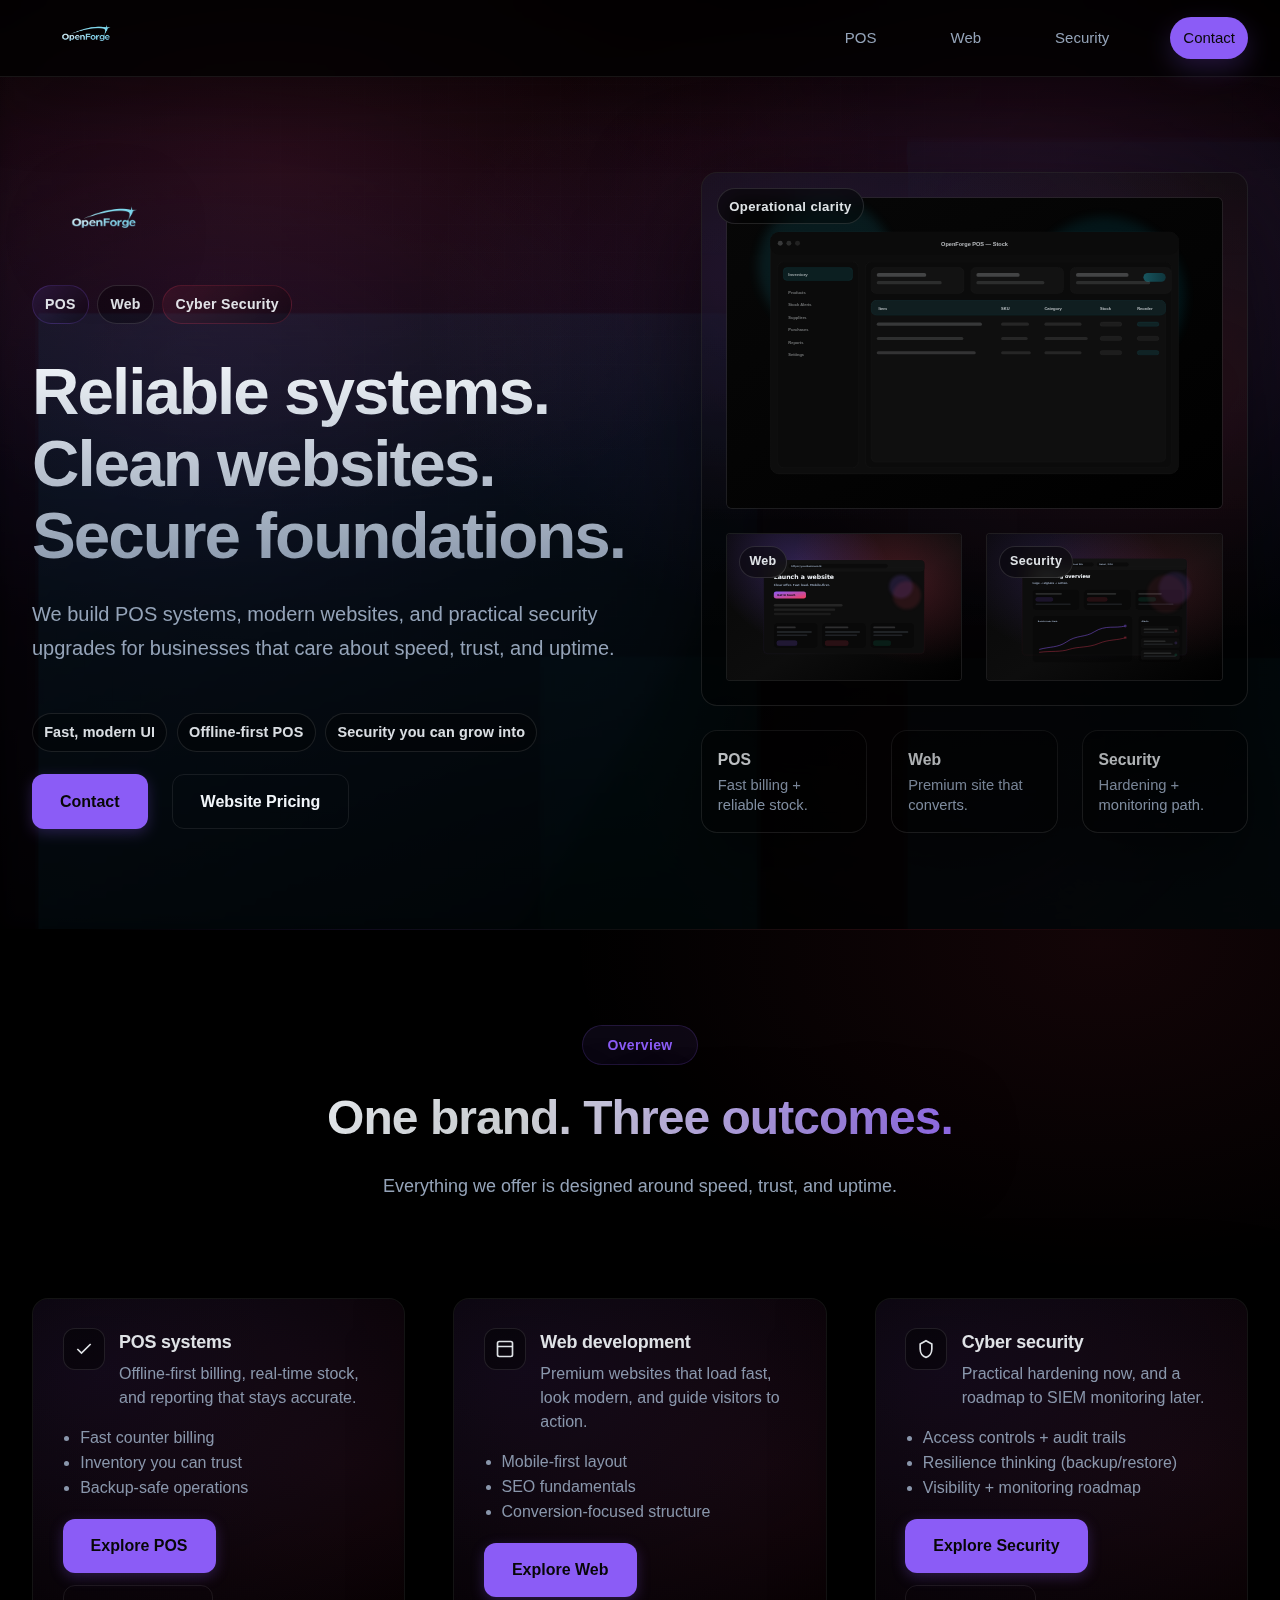
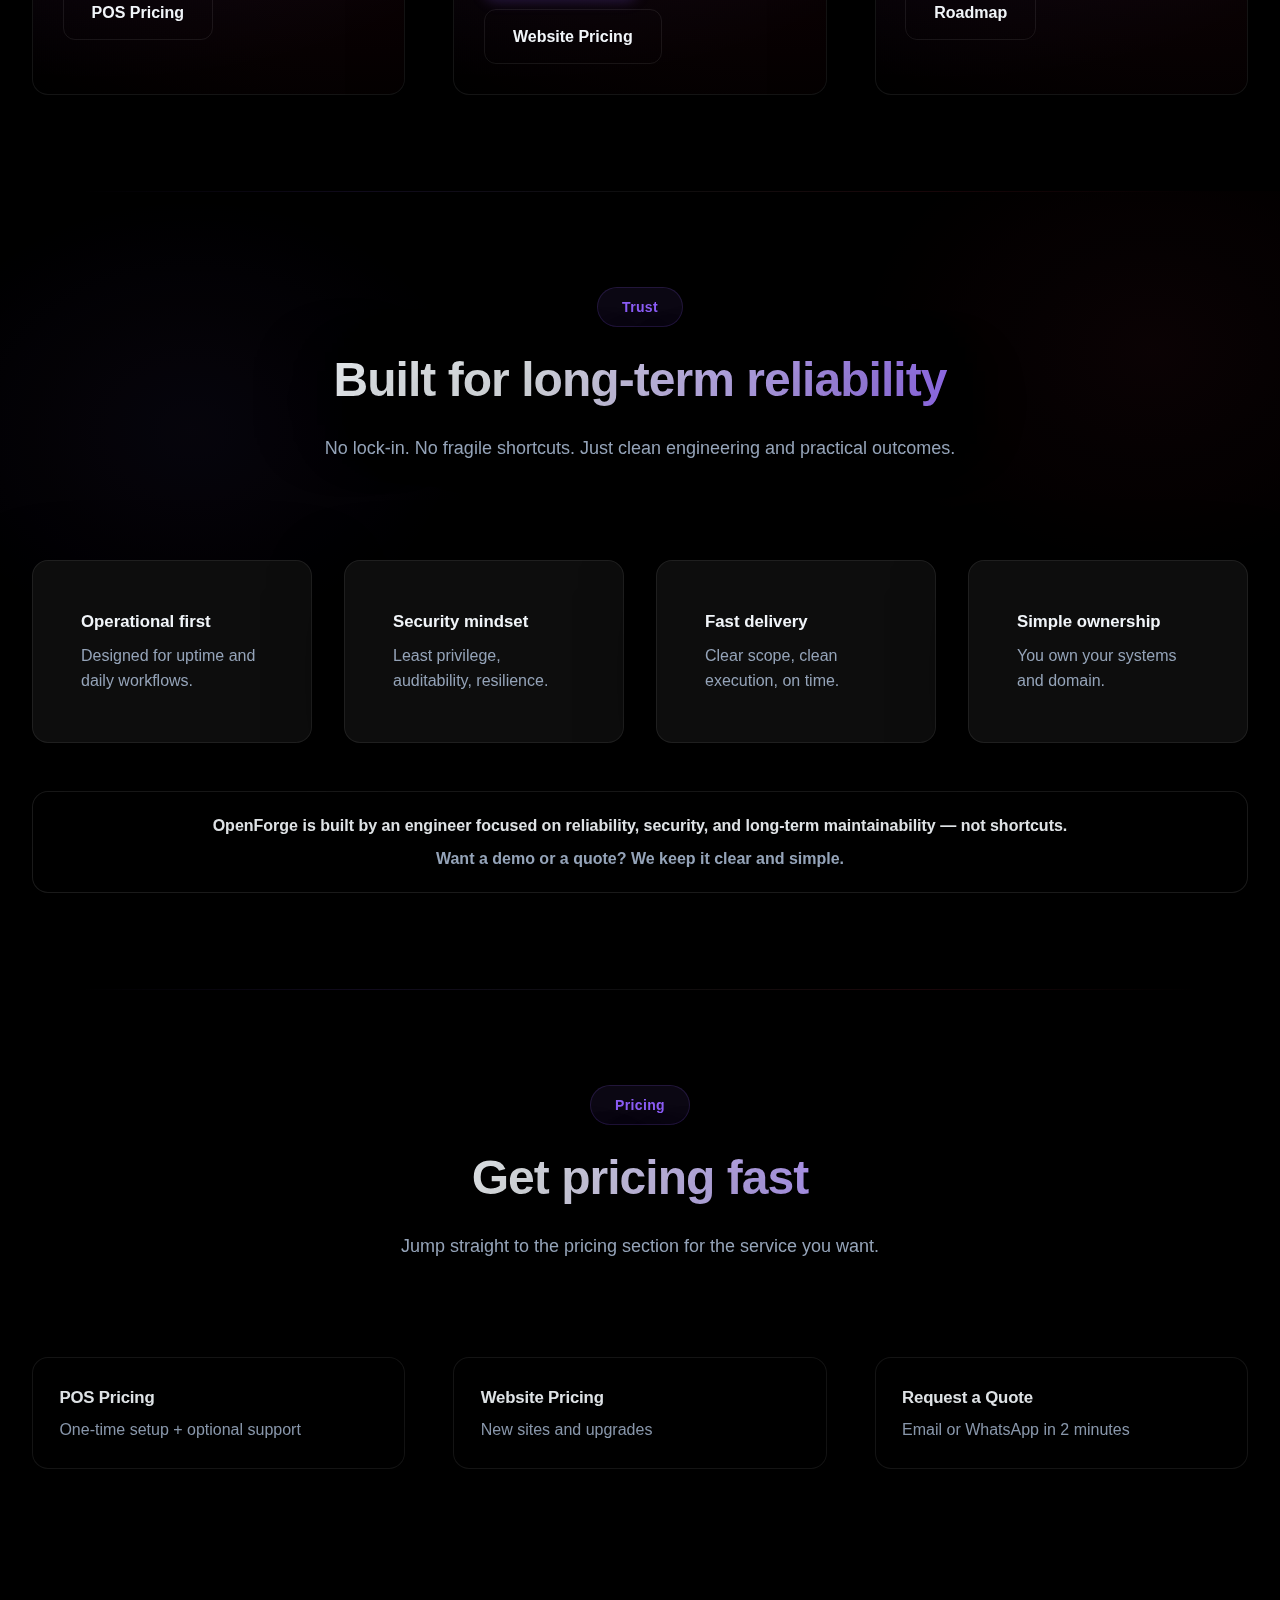
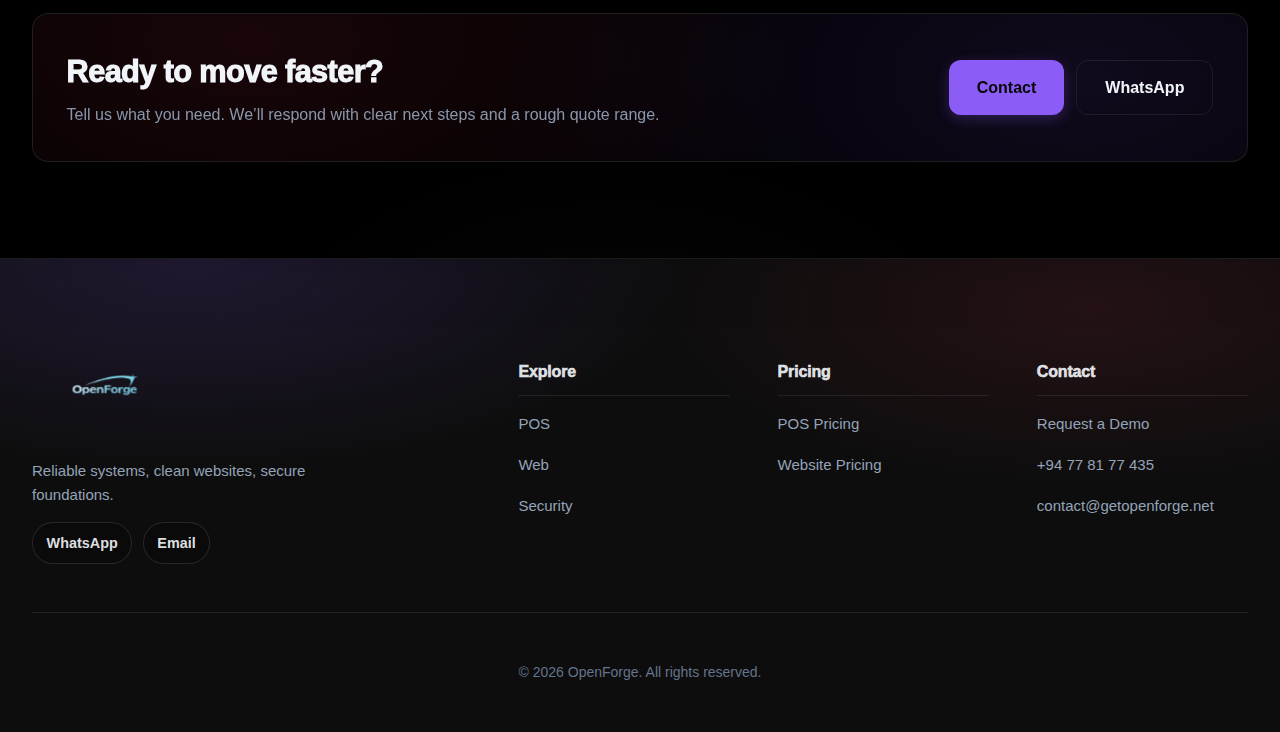
<file: index.html>
<!DOCTYPE html>
<html lang="en">
<head>
    <meta charset="UTF-8">
    <meta name="viewport" content="width=device-width, initial-scale=1.0">
    <meta name="description" content="OpenForge builds reliable POS systems, modern websites, and cybersecurity foundations for businesses that can't afford downtime.">
    <meta property="og:title" content="OpenForge - Enterprise Business Software">
    <meta property="og:description" content="OpenForge builds reliable POS systems, modern websites, and cybersecurity foundations for businesses that can't afford downtime.">
    <meta property="og:type" content="website">
    <meta property="og:image" content="assets/og.svg">
    <meta name="twitter:card" content="summary_large_image">
    <meta name="twitter:title" content="OpenForge - Enterprise Business Software">
    <meta name="twitter:description" content="OpenForge builds reliable POS systems, modern websites, and cybersecurity foundations for businesses that can't afford downtime.">
    <meta name="twitter:image" content="assets/og.svg">

    <link rel="icon" type="image/png" href="Logo.png">
    <link rel="apple-touch-icon" href="Logo.png">

    <!-- Google Analytics (replace G-XXXXXXXXXX with your Measurement ID) -->
    <script async src="https://www.googletagmanager.com/gtag/js?id=G-XXXXXXXXXX"></script>
    <script>
        window.dataLayer = window.dataLayer || [];
        function gtag(){dataLayer.push(arguments);}
        gtag('js', new Date());
        gtag('config', 'G-XXXXXXXXXX');
    </script>
    <title>OpenForge - Enterprise Business Software</title>
    <link rel="stylesheet" href="styles.css">
</head>
<body>
    <!-- Navigation -->
    <header class="header">
        <nav class="nav">
            <div class="nav-container">
                <a href="index.html" class="logo">
                    <img src="Logo.png" alt="OpenForge">
                </a>
                <button class="nav-toggle" id="navToggle">
                    <span></span>
                    <span></span>
                    <span></span>
                </button>
                <ul class="nav-links" id="navLinks">
                    <li><a href="pos.html">POS</a></li>
                    <li><a href="web.html">Web</a></li>
                    <li><a href="security.html">Security</a></li>
                    <li><a href="contact.html" class="nav-cta">Contact</a></li>
                </ul>
            </div>
        </nav>
    </header>

    <!-- Hero -->
    <section class="hero hero-home">
        <div class="hero-bg"></div>
        <video class="hero-video" autoplay muted loop playsinline preload="auto" poster="assets/screenshots/stock.svg" aria-hidden="true">
            <source src="assets/hero.mp4?v=20251225-premium" type="video/mp4">
        </video>
        <div class="container">
            <div class="hero-grid">
                <div class="hero-content">
                    <img class="hero-logo" src="Logo.png" alt="OpenForge" decoding="async" fetchpriority="high">
                    <div class="hero-pills" aria-label="Services">
                        <span class="hero-pill">POS</span>
                        <span class="hero-pill">Web</span>
                        <span class="hero-pill">Cyber Security</span>
                    </div>
                    <h1 class="hero-heading">
                        <span class="hero-line hero-line-1">Reliable systems.</span>
                        <span class="hero-line hero-line-2">Clean websites.</span>
                        <span class="hero-line hero-line-3">Secure foundations.</span>
                    </h1>
                    <p class="hero-text">We build POS systems, modern websites, and practical security upgrades for businesses that care about speed, trust, and uptime.</p>
                    <ul class="hero-highlights" aria-label="Key highlights">
                        <li>Fast, modern UI</li>
                        <li>Offline-first POS</li>
                        <li>Security you can grow into</li>
                    </ul>
                    <div class="hero-actions">
                        <a href="contact.html" class="btn btn-primary">Contact</a>
                        <a href="web.html#web-pricing" class="btn btn-outline">Website Pricing</a>
                    </div>
                </div>

                <div class="hero-media" aria-hidden="true">
                    <div class="hero-showcase">
                        <div class="showcase-surface">
                            <div class="showcase-main">
                                <div class="showcase-badge-row">Operational clarity</div>
                                <div class="showcase-frame">
                                    <img src="assets/screenshots/stock.svg" alt="" loading="lazy" decoding="async">
                                </div>
                            </div>
                            <div class="showcase-strip">
                                <div class="showcase-mini">
                                    <div class="showcase-mini-badge">Web</div>
                                    <img src="assets/screenshots/web-launch.svg" alt="" loading="lazy" decoding="async">
                                </div>
                                <div class="showcase-mini">
                                    <div class="showcase-mini-badge">Security</div>
                                    <img src="assets/screenshots/security-siem.svg" alt="" loading="lazy" decoding="async">
                                </div>
                            </div>
                        </div>

                        <div class="showcase-kpis">
                            <div class="showcase-kpi"><strong>POS</strong><span>Fast billing + reliable stock.</span></div>
                            <div class="showcase-kpi"><strong>Web</strong><span>Premium site that converts.</span></div>
                            <div class="showcase-kpi"><strong>Security</strong><span>Hardening + monitoring path.</span></div>
                        </div>
                    </div>
                </div>
            </div>
        </div>
    </section>

    <!-- Home Overview -->
    <section class="home-overview" aria-label="What OpenForge does">
        <div class="container">
            <div class="section-header">
                <span class="section-tag">Overview</span>
                <h2 class="section-heading">One brand. Three outcomes.</h2>
                <p class="section-text">Everything we offer is designed around speed, trust, and uptime.</p>
            </div>

            <div class="home-spotlights" role="list">
                <article class="home-spotlight" role="listitem" aria-label="POS spotlight">
                    <div class="home-spotlight-head">
                        <div class="home-spotlight-icon" aria-hidden="true">
                            <svg viewBox="0 0 24 24" fill="none" stroke="currentColor" stroke-width="2">
                                <path d="M20 6L9 17l-5-5"/>
                            </svg>
                        </div>
                        <div>
                            <h3 class="home-spotlight-title">POS systems</h3>
                            <p class="home-spotlight-text">Offline-first billing, real-time stock, and reporting that stays accurate.</p>
                        </div>
                    </div>
                    <ul class="home-spotlight-list">
                        <li>Fast counter billing</li>
                        <li>Inventory you can trust</li>
                        <li>Backup-safe operations</li>
                    </ul>
                    <div class="home-spotlight-actions">
                        <a class="btn btn-primary" href="pos.html">Explore POS</a>
                        <a class="btn btn-outline" href="pos.html#pricing">POS Pricing</a>
                    </div>
                </article>

                <article class="home-spotlight" role="listitem" aria-label="Web spotlight">
                    <div class="home-spotlight-head">
                        <div class="home-spotlight-icon" aria-hidden="true">
                            <svg viewBox="0 0 24 24" fill="none" stroke="currentColor" stroke-width="2">
                                <rect x="3" y="3" width="18" height="18" rx="2"/>
                                <path d="M3 9h18"/>
                            </svg>
                        </div>
                        <div>
                            <h3 class="home-spotlight-title">Web development</h3>
                            <p class="home-spotlight-text">Premium websites that load fast, look modern, and guide visitors to action.</p>
                        </div>
                    </div>
                    <ul class="home-spotlight-list">
                        <li>Mobile-first layout</li>
                        <li>SEO fundamentals</li>
                        <li>Conversion-focused structure</li>
                    </ul>
                    <div class="home-spotlight-actions">
                        <a class="btn btn-primary" href="web.html">Explore Web</a>
                        <a class="btn btn-outline" href="web.html#web-pricing">Website Pricing</a>
                    </div>
                </article>

                <article class="home-spotlight" role="listitem" aria-label="Security spotlight">
                    <div class="home-spotlight-head">
                        <div class="home-spotlight-icon" aria-hidden="true">
                            <svg viewBox="0 0 24 24" fill="none" stroke="currentColor" stroke-width="2">
                                <path d="M12 2l7 4v6c0 5-3 9-7 10-4-1-7-5-7-10V6l7-4z"/>
                            </svg>
                        </div>
                        <div>
                            <h3 class="home-spotlight-title">Cyber security</h3>
                            <p class="home-spotlight-text">Practical hardening now, and a roadmap to SIEM monitoring later.</p>
                        </div>
                    </div>
                    <ul class="home-spotlight-list">
                        <li>Access controls + audit trails</li>
                        <li>Resilience thinking (backup/restore)</li>
                        <li>Visibility + monitoring roadmap</li>
                    </ul>
                    <div class="home-spotlight-actions">
                        <a class="btn btn-primary" href="security.html">Explore Security</a>
                        <a class="btn btn-outline" href="security.html#roadmap">Roadmap</a>
                    </div>
                </article>
            </div>
        </div>
    </section>

    <!-- Trust -->
    <section id="trust" class="trust-section" aria-label="Trust and reliability">
        <div class="container">
            <div class="section-header">
                <span class="section-tag">Trust</span>
                <h2 class="section-heading">Built for long-term reliability</h2>
                <p class="section-text">No lock-in. No fragile shortcuts. Just clean engineering and practical outcomes.</p>
            </div>

            <div class="trust-grid">
                <div class="trust-item">
                    <h3>Operational first</h3>
                    <p>Designed for uptime and daily workflows.</p>
                </div>
                <div class="trust-item">
                    <h3>Security mindset</h3>
                    <p>Least privilege, auditability, resilience.</p>
                </div>
                <div class="trust-item">
                    <h3>Fast delivery</h3>
                    <p>Clear scope, clean execution, on time.</p>
                </div>
                <div class="trust-item">
                    <h3>Simple ownership</h3>
                    <p>You own your systems and domain.</p>
                </div>
            </div>

            <div class="engineer-line">
                <p>OpenForge is built by an engineer focused on reliability, security, and long-term maintainability — not shortcuts.</p>
                <p class="engineer-sub">Want a demo or a quote? We keep it clear and simple.</p>
            </div>
        </div>
    </section>

    <!-- Quick Pricing Links -->
    <section class="home-pricing" aria-label="Pricing shortcuts">
        <div class="container">
            <div class="section-header">
                <span class="section-tag">Pricing</span>
                <h2 class="section-heading">Get pricing fast</h2>
                <p class="section-text">Jump straight to the pricing section for the service you want.</p>
            </div>

            <div class="home-pricing-grid" role="list">
                <a class="home-pricing-card" role="listitem" href="pos.html#pricing" aria-label="POS pricing">
                    <div class="home-pricing-title">POS Pricing</div>
                    <div class="home-pricing-sub">One-time setup + optional support</div>
                </a>
                <a class="home-pricing-card" role="listitem" href="web.html#web-pricing" aria-label="Website pricing">
                    <div class="home-pricing-title">Website Pricing</div>
                    <div class="home-pricing-sub">New sites and upgrades</div>
                </a>
                <a class="home-pricing-card" role="listitem" href="contact.html#demo" aria-label="Request a quote">
                    <div class="home-pricing-title">Request a Quote</div>
                    <div class="home-pricing-sub">Email or WhatsApp in 2 minutes</div>
                </a>
            </div>
        </div>
    </section>

    <!-- Final CTA -->
    <section class="home-cta" aria-label="Contact call to action">
        <div class="container">
            <div class="home-cta-card">
                <div class="home-cta-copy">
                    <h2 class="home-cta-title">Ready to move faster?</h2>
                    <p class="home-cta-text">Tell us what you need. We’ll respond with clear next steps and a rough quote range.</p>
                </div>
                <div class="home-cta-actions">
                    <a class="btn btn-primary" href="contact.html#demo">Contact</a>
                    <a class="btn btn-outline" href="https://wa.me/94778177435" target="_blank" rel="noopener">WhatsApp</a>
                </div>
            </div>
        </div>
    </section>

    <!-- Footer -->
    <footer class="footer">
        <div class="container">
            <div class="footer-top">
                <div class="footer-brand">
                    <img src="Logo.png" alt="OpenForge" class="footer-logo">
                    <p>Reliable systems, clean websites, secure foundations.</p>
                    <div class="footer-ctas" aria-label="Contact links">
                        <a class="footer-pill" href="https://wa.me/94778177435" target="_blank" rel="noopener">WhatsApp</a>
                        <a class="footer-pill" href="mailto:contact@getopenforge.net?subject=OpenForge%20Demo%20Request">Email</a>
                    </div>
                </div>

                <div class="footer-columns" aria-label="Footer navigation">
                    <div class="footer-col">
                        <div class="footer-col-title">Explore</div>
                        <div class="footer-col-links">
                            <a href="pos.html">POS</a>
                            <a href="web.html">Web</a>
                            <a href="security.html">Security</a>
                        </div>
                    </div>

                    <div class="footer-col">
                        <div class="footer-col-title">Pricing</div>
                        <div class="footer-col-links">
                            <a href="pos.html#pricing">POS Pricing</a>
                            <a href="web.html#web-pricing">Website Pricing</a>
                        </div>
                    </div>

                    <div class="footer-col">
                        <div class="footer-col-title">Contact</div>
                        <div class="footer-col-links">
                            <a href="contact.html">Request a Demo</a>
                            <a href="https://wa.me/94778177435" target="_blank" rel="noopener">+94 77 81 77 435</a>
                            <a href="mailto:contact@getopenforge.net?subject=OpenForge%20Demo%20Request">contact@getopenforge.net</a>
                        </div>
                    </div>
                </div>
            </div>
            <div class="footer-bottom">
                <p>&copy; 2026 OpenForge. All rights reserved.</p>
            </div>
        </div>
    </footer>

    <script src="script.js"></script>
</body>
</html>
</file>
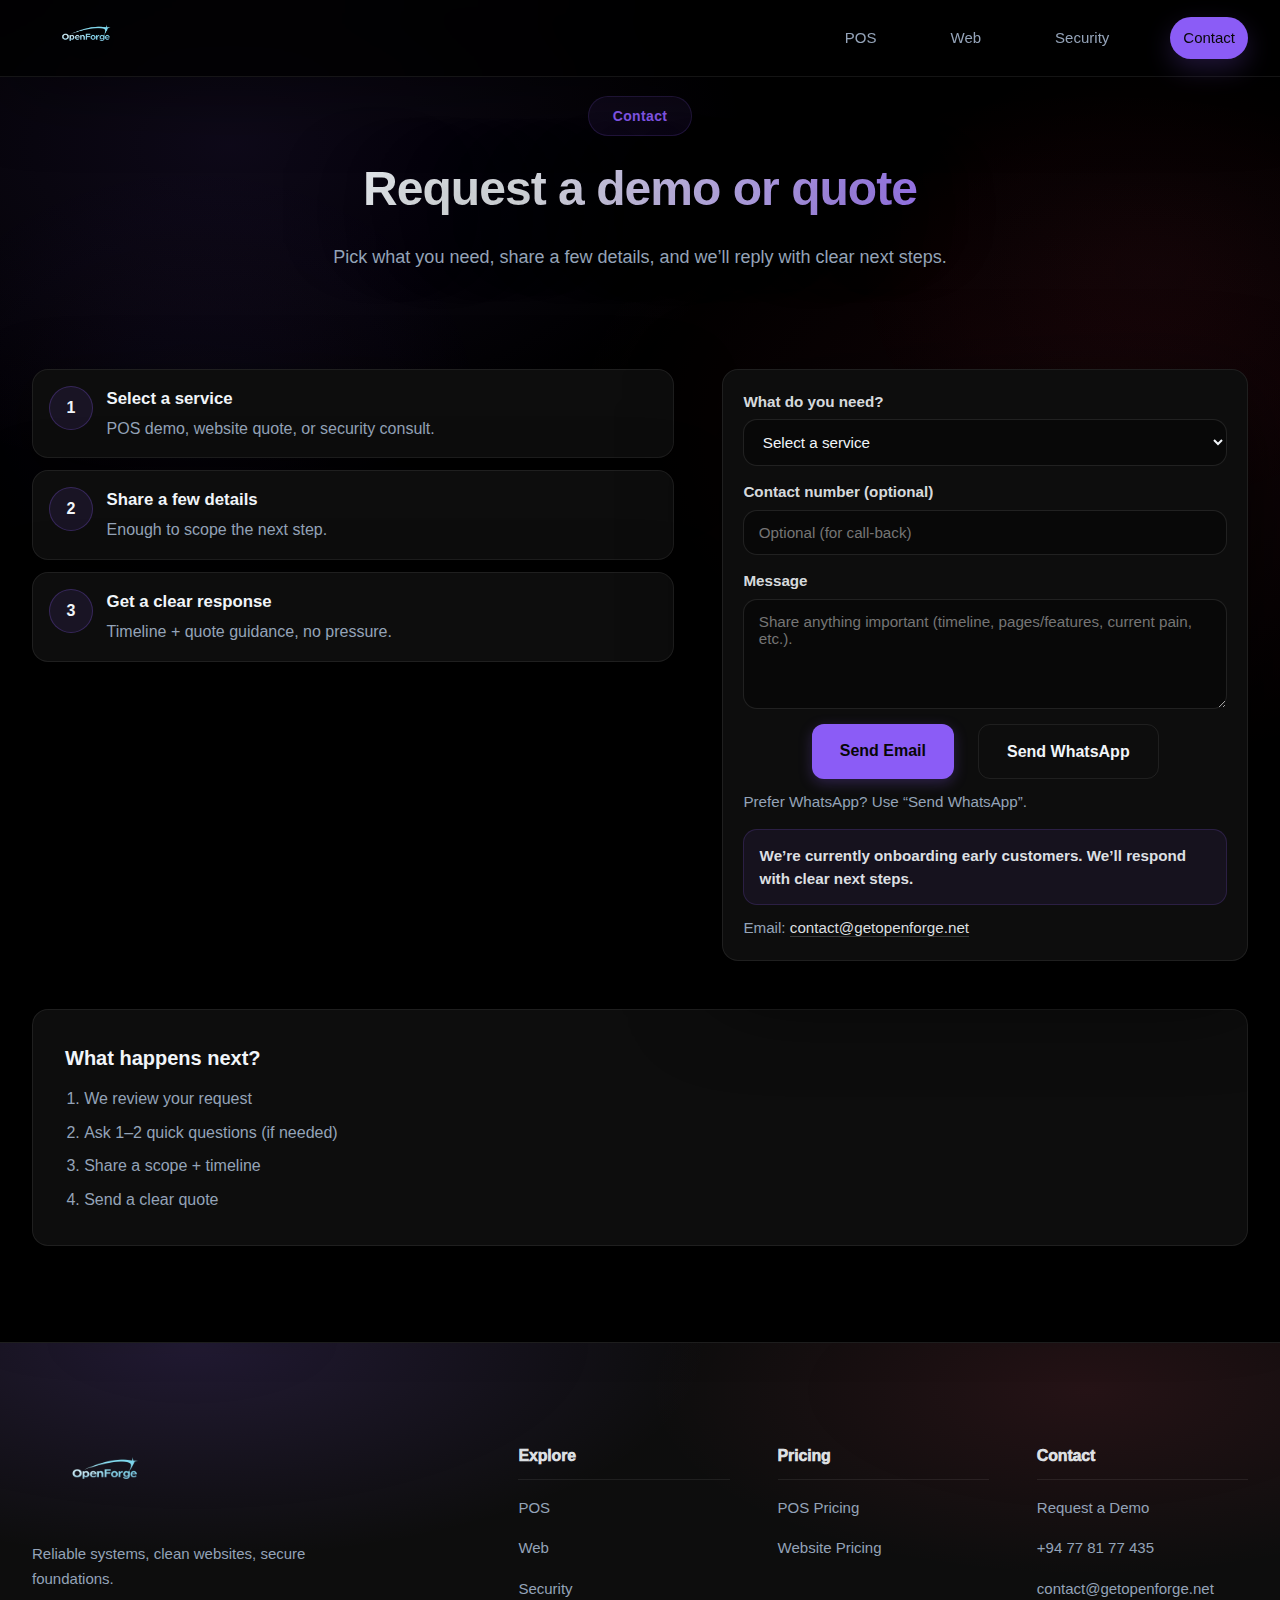
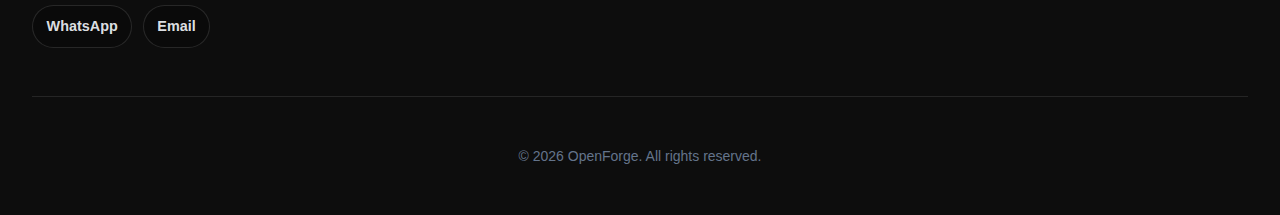
<file: contact.html>
<!DOCTYPE html>
<html lang="en">
<head>
    <meta charset="UTF-8">
    <meta name="viewport" content="width=device-width, initial-scale=1.0">
    <meta name="description" content="Contact OpenForge — request a demo or quote for POS, web development, or cyber security.">
    <meta property="og:title" content="Contact OpenForge">
    <meta property="og:description" content="Request a demo or quote. Email or WhatsApp.">
    <meta property="og:type" content="website">
    <meta property="og:image" content="assets/og.svg">
    <meta name="twitter:card" content="summary_large_image">
    <meta name="twitter:title" content="Contact OpenForge">
    <meta name="twitter:description" content="Request a demo or quote. Email or WhatsApp.">
    <meta name="twitter:image" content="assets/og.svg">

    <link rel="icon" type="image/png" href="Logo.png">
    <link rel="apple-touch-icon" href="Logo.png">

    <!-- Google Analytics (replace G-XXXXXXXXXX with your Measurement ID) -->
    <script async src="https://www.googletagmanager.com/gtag/js?id=G-XXXXXXXXXX"></script>
    <script>
        window.dataLayer = window.dataLayer || [];
        function gtag(){dataLayer.push(arguments);} 
        gtag('js', new Date());
        gtag('config', 'G-XXXXXXXXXX');
    </script>

    <title>Contact OpenForge</title>
    <link rel="stylesheet" href="styles.css">
</head>
<body>
    <!-- Navigation -->
    <header class="header">
        <nav class="nav">
            <div class="nav-container">
                <a href="index.html" class="logo">
                    <img src="Logo.png" alt="OpenForge">
                </a>
                <button class="nav-toggle" id="navToggle">
                    <span></span>
                    <span></span>
                    <span></span>
                </button>
                <ul class="nav-links" id="navLinks">
                    <li><a href="pos.html">POS</a></li>
                    <li><a href="web.html">Web</a></li>
                    <li><a href="security.html">Security</a></li>
                    <li><a href="contact.html" class="nav-cta">Contact</a></li>
                </ul>
            </div>
        </nav>
    </header>

    <!-- Contact -->
    <section id="demo" class="demo-section" aria-label="Request a demo or quote">
        <div class="container">
            <div class="section-header">
                <span class="section-tag">Contact</span>
                <h2 class="section-heading">Request a demo or quote</h2>
                <p class="section-text">Pick what you need, share a few details, and we’ll reply with clear next steps.</p>
            </div>

            <div class="demo-grid">
                <ol class="demo-steps">
                    <li><span class="demo-step-num">1</span><div><h3>Select a service</h3><p>POS demo, website quote, or security consult.</p></div></li>
                    <li><span class="demo-step-num">2</span><div><h3>Share a few details</h3><p>Enough to scope the next step.</p></div></li>
                    <li><span class="demo-step-num">3</span><div><h3>Get a clear response</h3><p>Timeline + quote guidance, no pressure.</p></div></li>
                </ol>

                <form class="demo-form" id="demoForm">
                    <label class="demo-field">
                        <span>What do you need?</span>
                        <select id="serviceType" required>
                            <option value="" selected disabled>Select a service</option>
                            <option value="pos">POS system demo</option>
                            <option value="web">Website (new / upgrade)</option>
                            <option value="security">Cyber security</option>
                        </select>
                    </label>

                    <div class="demo-group" data-service="pos">
                    <label class="demo-field">
                        <span>Shop type</span>
                        <select id="shopType" required>
                            <option value="" selected disabled>Select a shop type</option>
                            <option>Grocery</option>
                            <option>Hardware</option>
                            <option>Pharmacy</option>
                            <option>Clothing</option>
                            <option>Restaurant</option>
                            <option>Other</option>
                        </select>
                    </label>

                    <label class="demo-field">
                        <span>How many items roughly?</span>
                        <input id="itemCount" type="number" min="1" step="1" placeholder="e.g. 500" required>
                    </label>

                    <label class="demo-field">
                        <span>Any pain today?</span>
                        <select id="painToday" required>
                            <option value="" selected disabled>Select one</option>
                            <option>Manual billing</option>
                            <option>Stock issues</option>
                            <option>Reports / profit unclear</option>
                            <option>Other</option>
                        </select>
                    </label>
                    </div>

                    <div class="demo-group" data-service="web">
                        <label class="demo-field">
                            <span>Do you already have a website?</span>
                            <select id="webStatus">
                                <option value="" selected disabled>Select one</option>
                                <option>No website yet</option>
                                <option>Yes, needs an upgrade</option>
                                <option>Yes, just improvements</option>
                            </select>
                        </label>

                        <label class="demo-field">
                            <span>Business type</span>
                            <input id="webBusiness" type="text" placeholder="e.g. restaurant, salon, construction">
                        </label>
                    </div>

                    <div class="demo-group" data-service="security">
                        <label class="demo-field">
                            <span>Security focus</span>
                            <select id="securityFocus">
                                <option value="" selected disabled>Select one</option>
                                <option>Security hardening (basics)</option>
                                <option>SIEM / monitoring</option>
                                <option>Not sure</option>
                            </select>
                        </label>

                        <label class="demo-field">
                            <span>Environment</span>
                            <input id="securityEnv" type="text" placeholder="e.g. small office, retail POS, servers">
                        </label>
                    </div>

                    <label class="demo-field">
                        <span>Contact number (optional)</span>
                        <input id="waNumber" type="tel" inputmode="tel" placeholder="Optional (for call-back)">
                    </label>

                    <label class="demo-field">
                        <span>Message</span>
                        <textarea id="waMessage" rows="4" placeholder="Share anything important (timeline, pages/features, current pain, etc.)."></textarea>
                    </label>

                    <div class="contact-actions">
                        <button class="btn btn-primary" type="submit">Send Email</button>
                        <a class="btn btn-outline" id="sendWhatsApp" href="https://wa.me/94778177435" target="_blank" rel="noopener">Send WhatsApp</a>
                    </div>
                    <div class="demo-hint">Prefer WhatsApp? Use “Send WhatsApp”.</div>
                    <div class="demo-error" id="demoError" aria-live="polite"></div>
                    <div class="demo-alt">
                        <div class="demo-disclaimer">
                            We’re currently onboarding early customers. We’ll respond with clear next steps.
                        </div>
                        Email: <a href="mailto:contact@getopenforge.net?subject=OpenForge%20Demo%20Request">contact@getopenforge.net</a>
                    </div>
                </form>
            </div>

            <div class="post-demo" aria-label="What happens next">
                <h3>What happens next?</h3>
                <ol>
                    <li>We review your request</li>
                    <li>Ask 1–2 quick questions (if needed)</li>
                    <li>Share a scope + timeline</li>
                    <li>Send a clear quote</li>
                </ol>
            </div>
        </div>
    </section>

    <!-- Footer -->
    <footer class="footer">
        <div class="container">
            <div class="footer-top">
                <div class="footer-brand">
                    <img src="Logo.png" alt="OpenForge" class="footer-logo">
                    <p>Reliable systems, clean websites, secure foundations.</p>
                    <div class="footer-ctas" aria-label="Contact links">
                        <a class="footer-pill" href="https://wa.me/94778177435" target="_blank" rel="noopener">WhatsApp</a>
                        <a class="footer-pill" href="mailto:contact@getopenforge.net?subject=OpenForge%20Demo%20Request">Email</a>
                    </div>
                </div>

                <div class="footer-columns" aria-label="Footer navigation">
                    <div class="footer-col">
                        <div class="footer-col-title">Explore</div>
                        <div class="footer-col-links">
                            <a href="pos.html">POS</a>
                            <a href="web.html">Web</a>
                            <a href="security.html">Security</a>
                        </div>
                    </div>

                    <div class="footer-col">
                        <div class="footer-col-title">Pricing</div>
                        <div class="footer-col-links">
                            <a href="pos.html#pricing">POS Pricing</a>
                            <a href="web.html#web-pricing">Website Pricing</a>
                        </div>
                    </div>

                    <div class="footer-col">
                        <div class="footer-col-title">Contact</div>
                        <div class="footer-col-links">
                            <a href="contact.html">Request a Demo</a>
                            <a href="https://wa.me/94778177435" target="_blank" rel="noopener">+94 77 81 77 435</a>
                            <a href="mailto:contact@getopenforge.net?subject=OpenForge%20Demo%20Request">contact@getopenforge.net</a>
                        </div>
                    </div>
                </div>
            </div>
            <div class="footer-bottom">
                <p>&copy; 2026 OpenForge. All rights reserved.</p>
            </div>
        </div>
    </footer>

    <script src="script.js"></script>
</body>
</html>
</file>
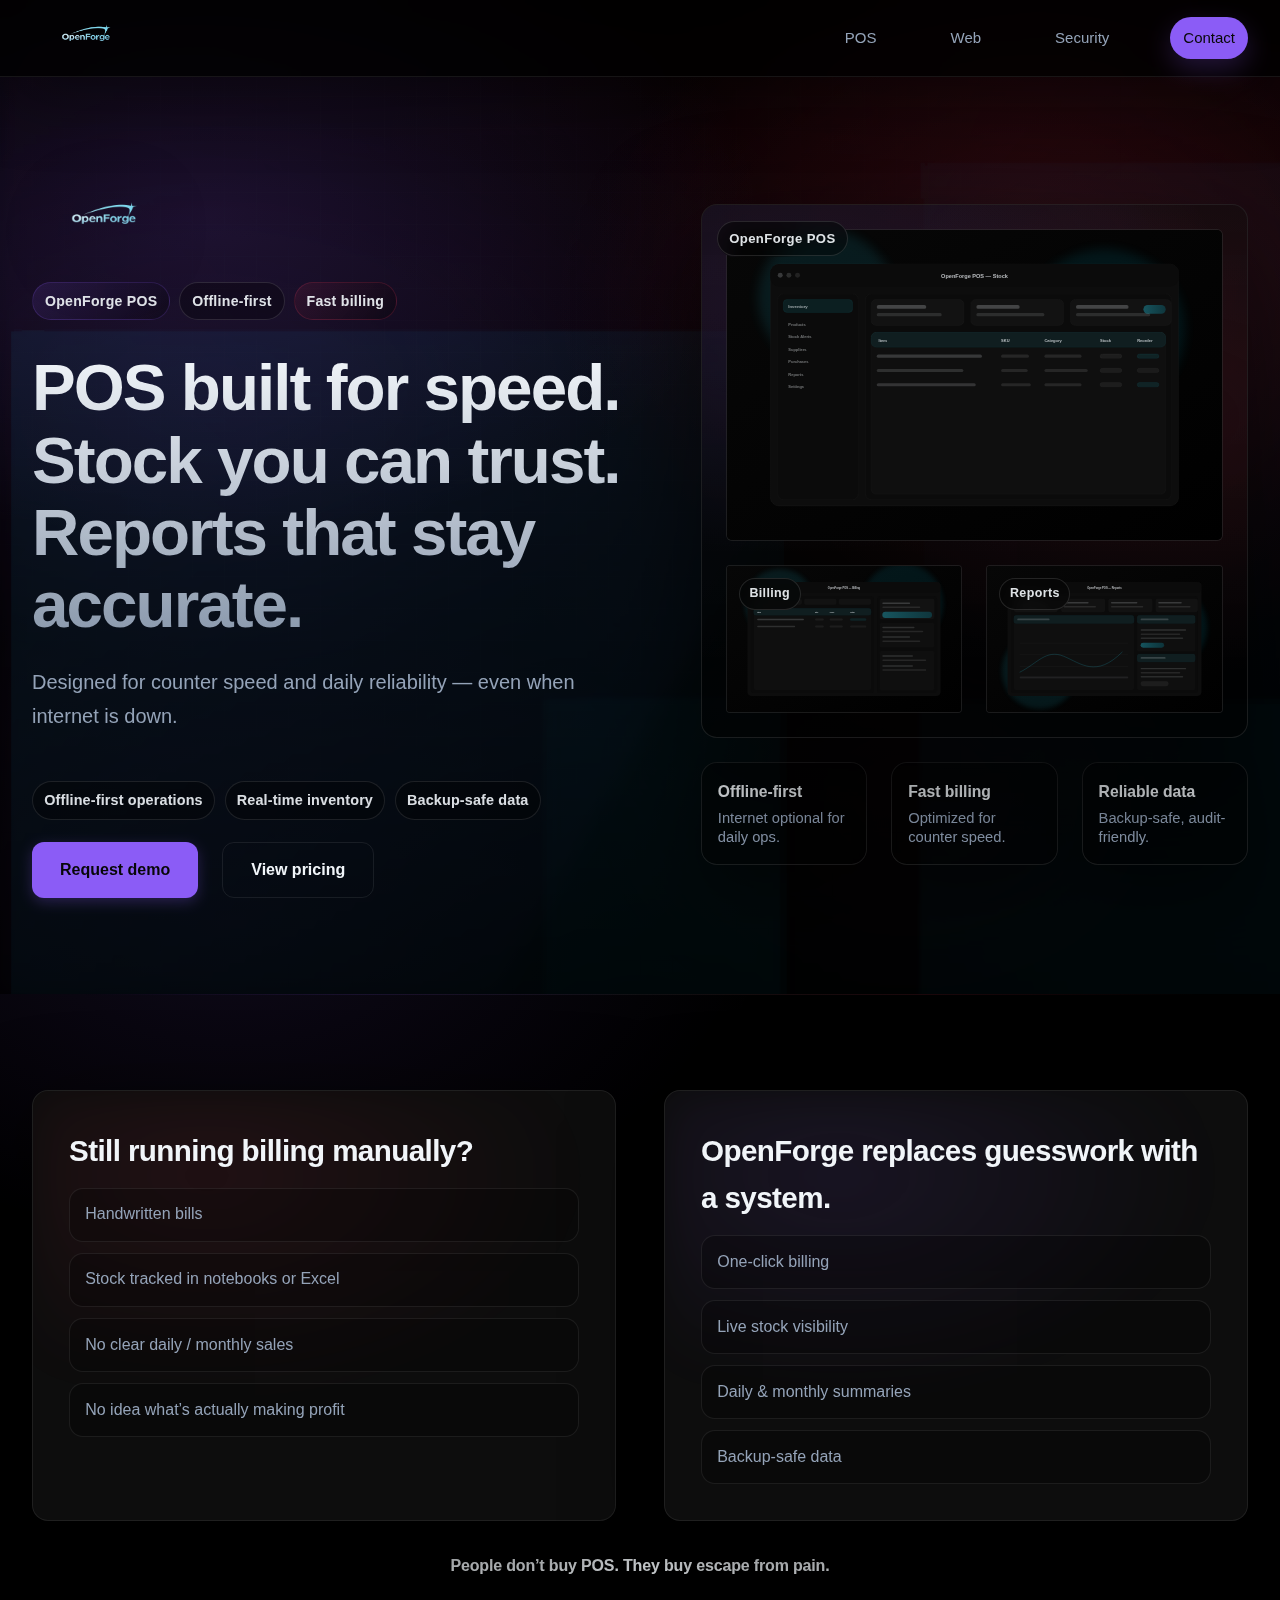
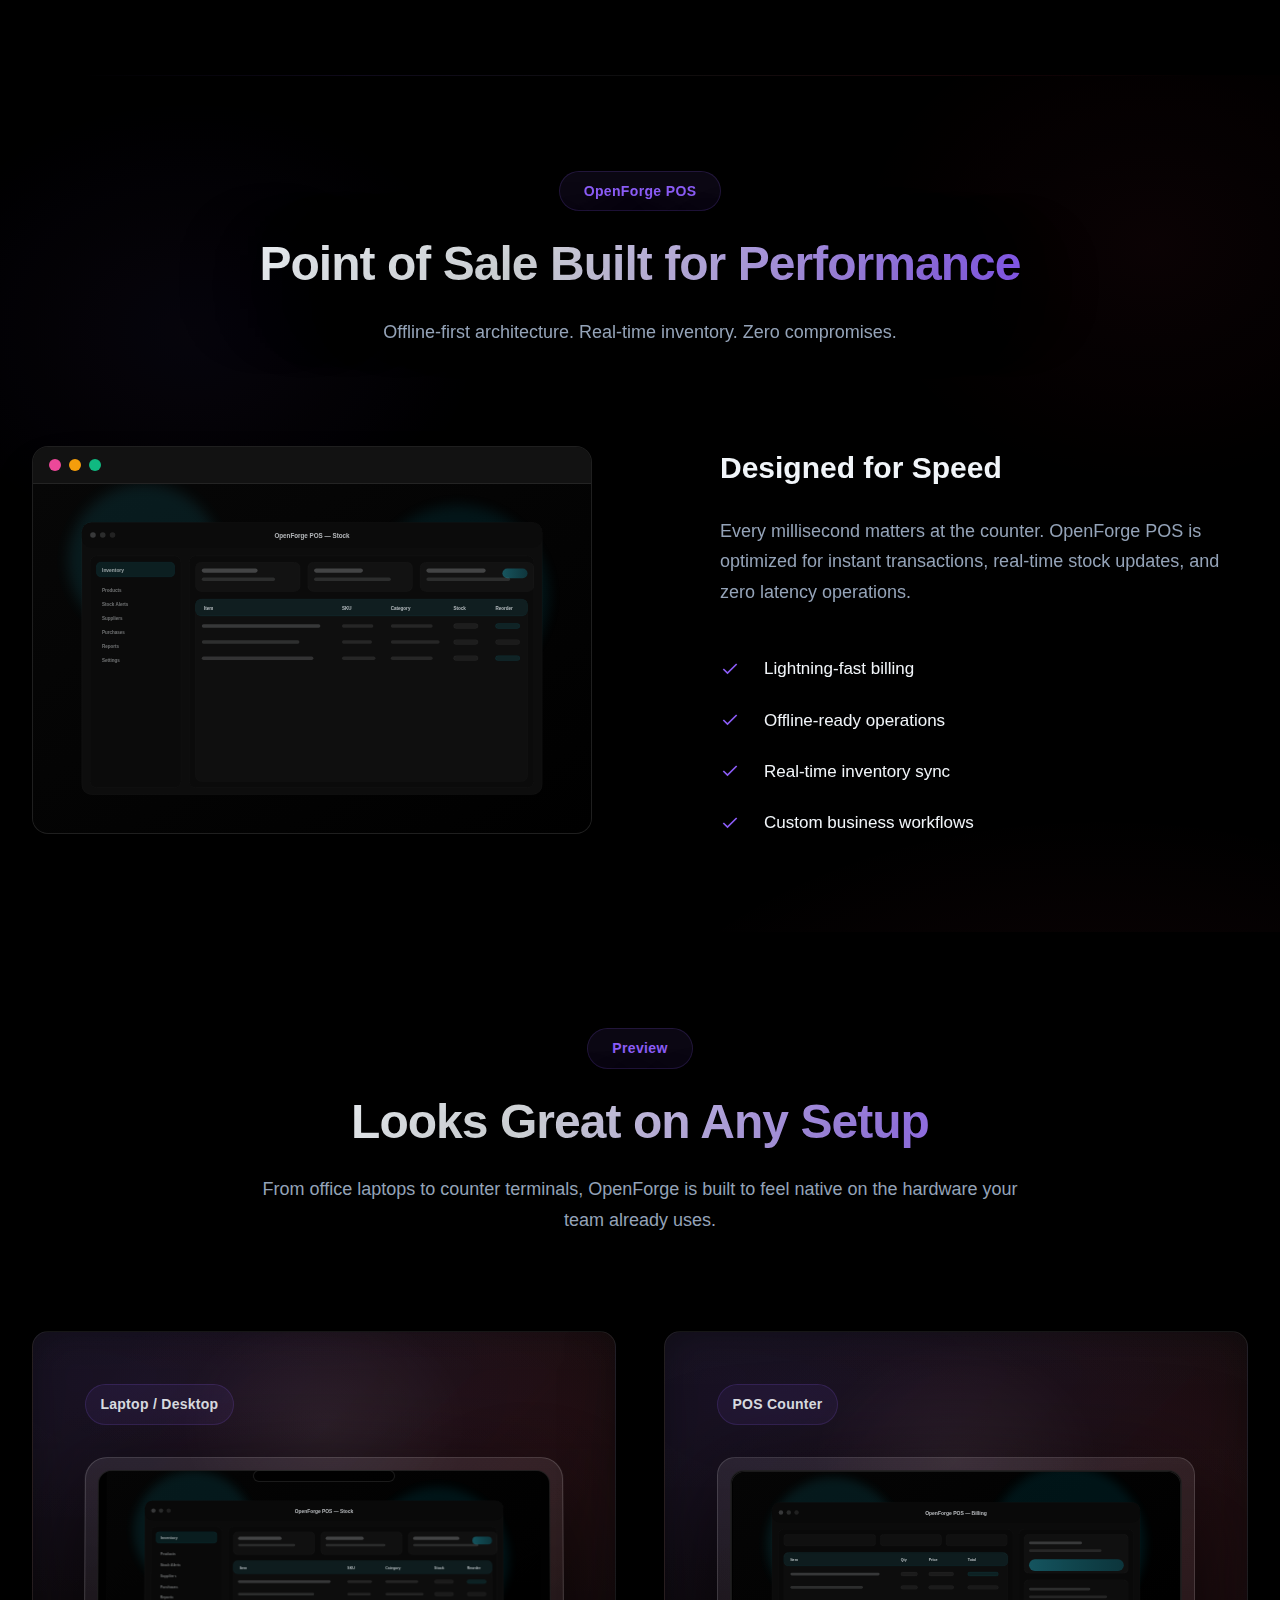
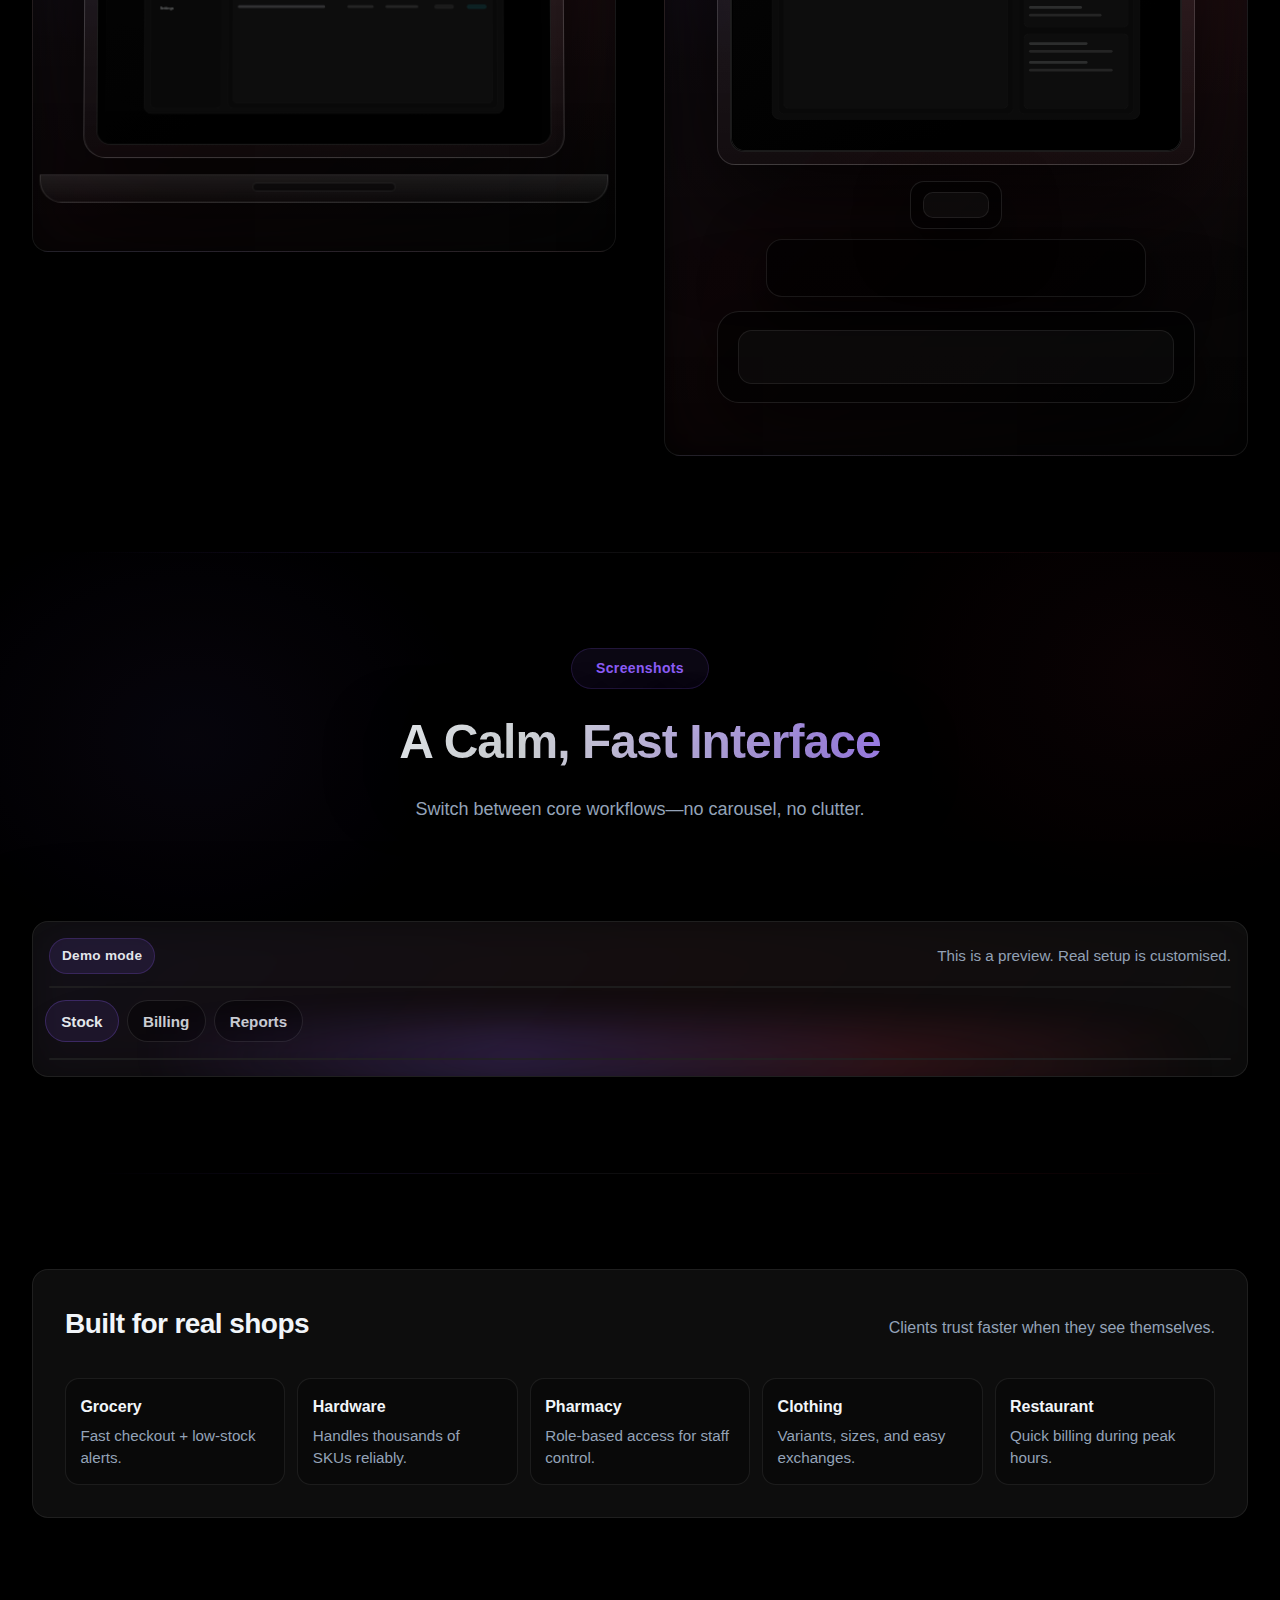
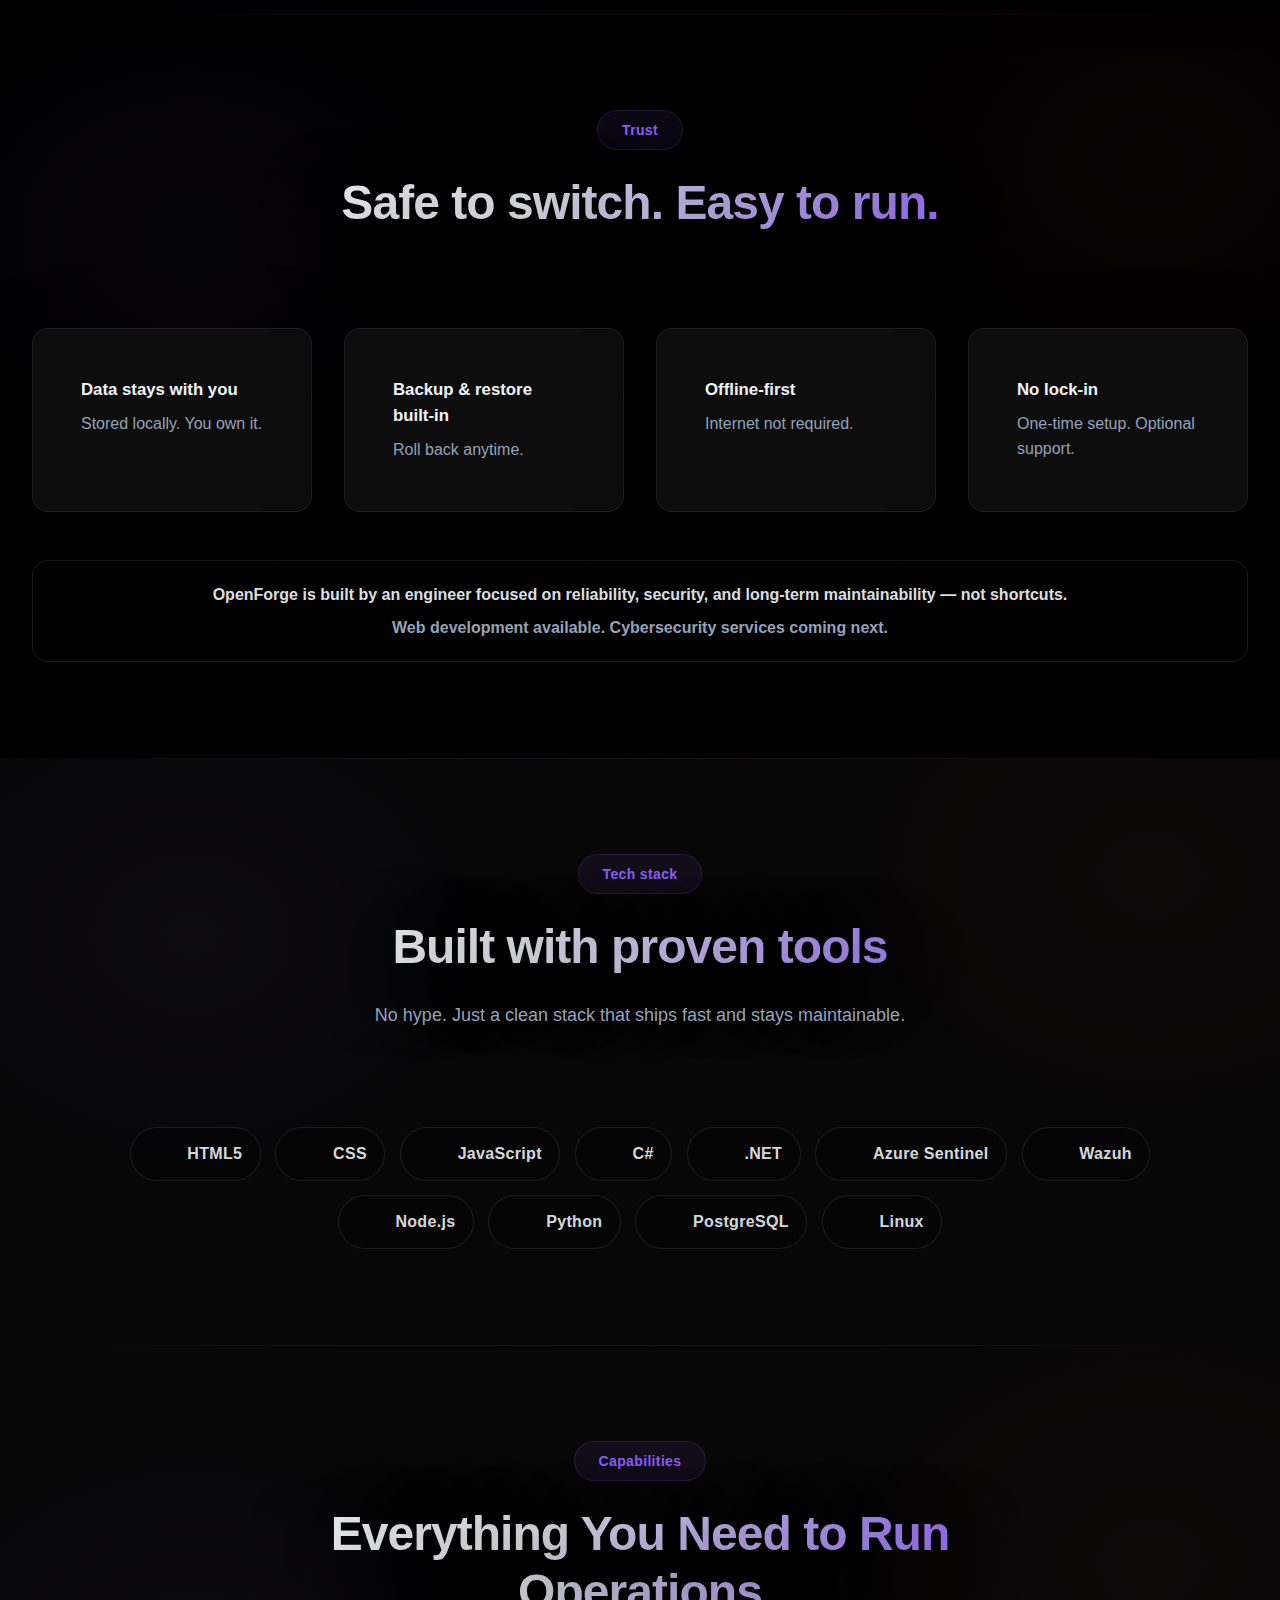
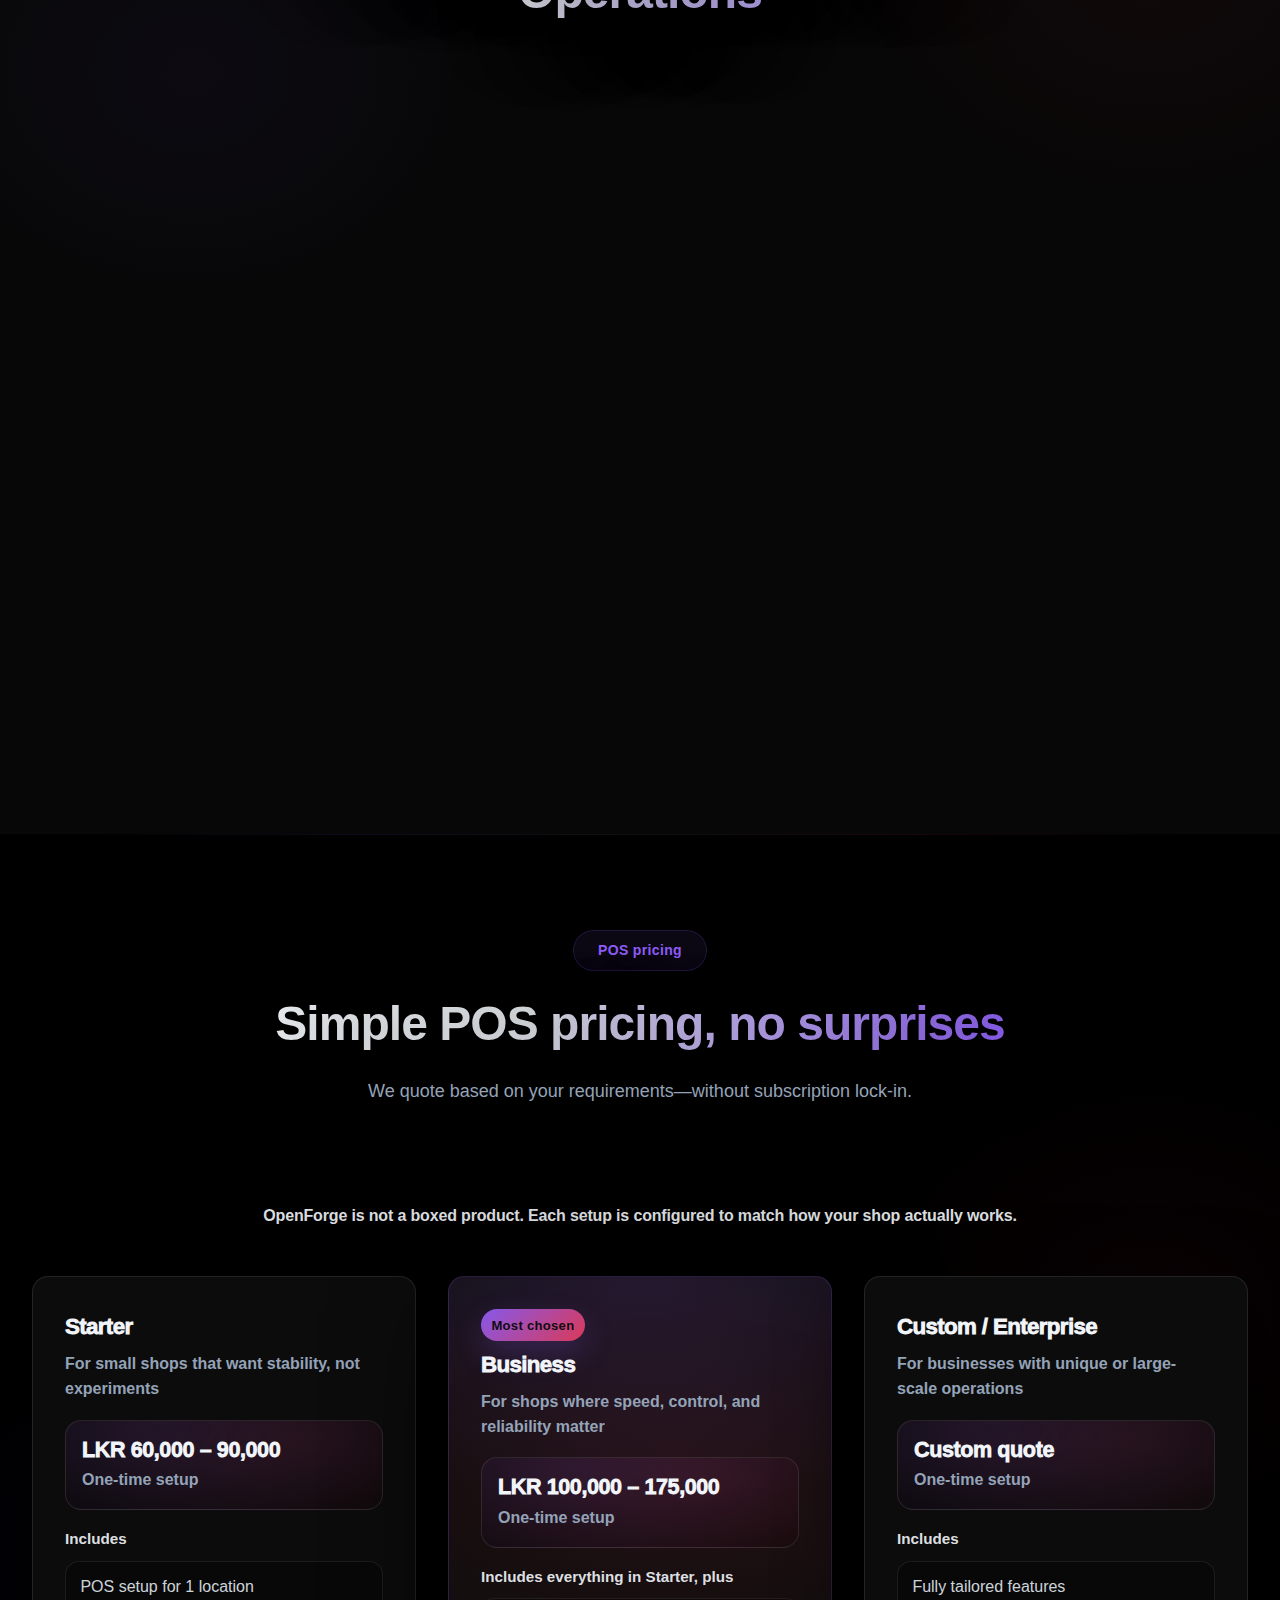
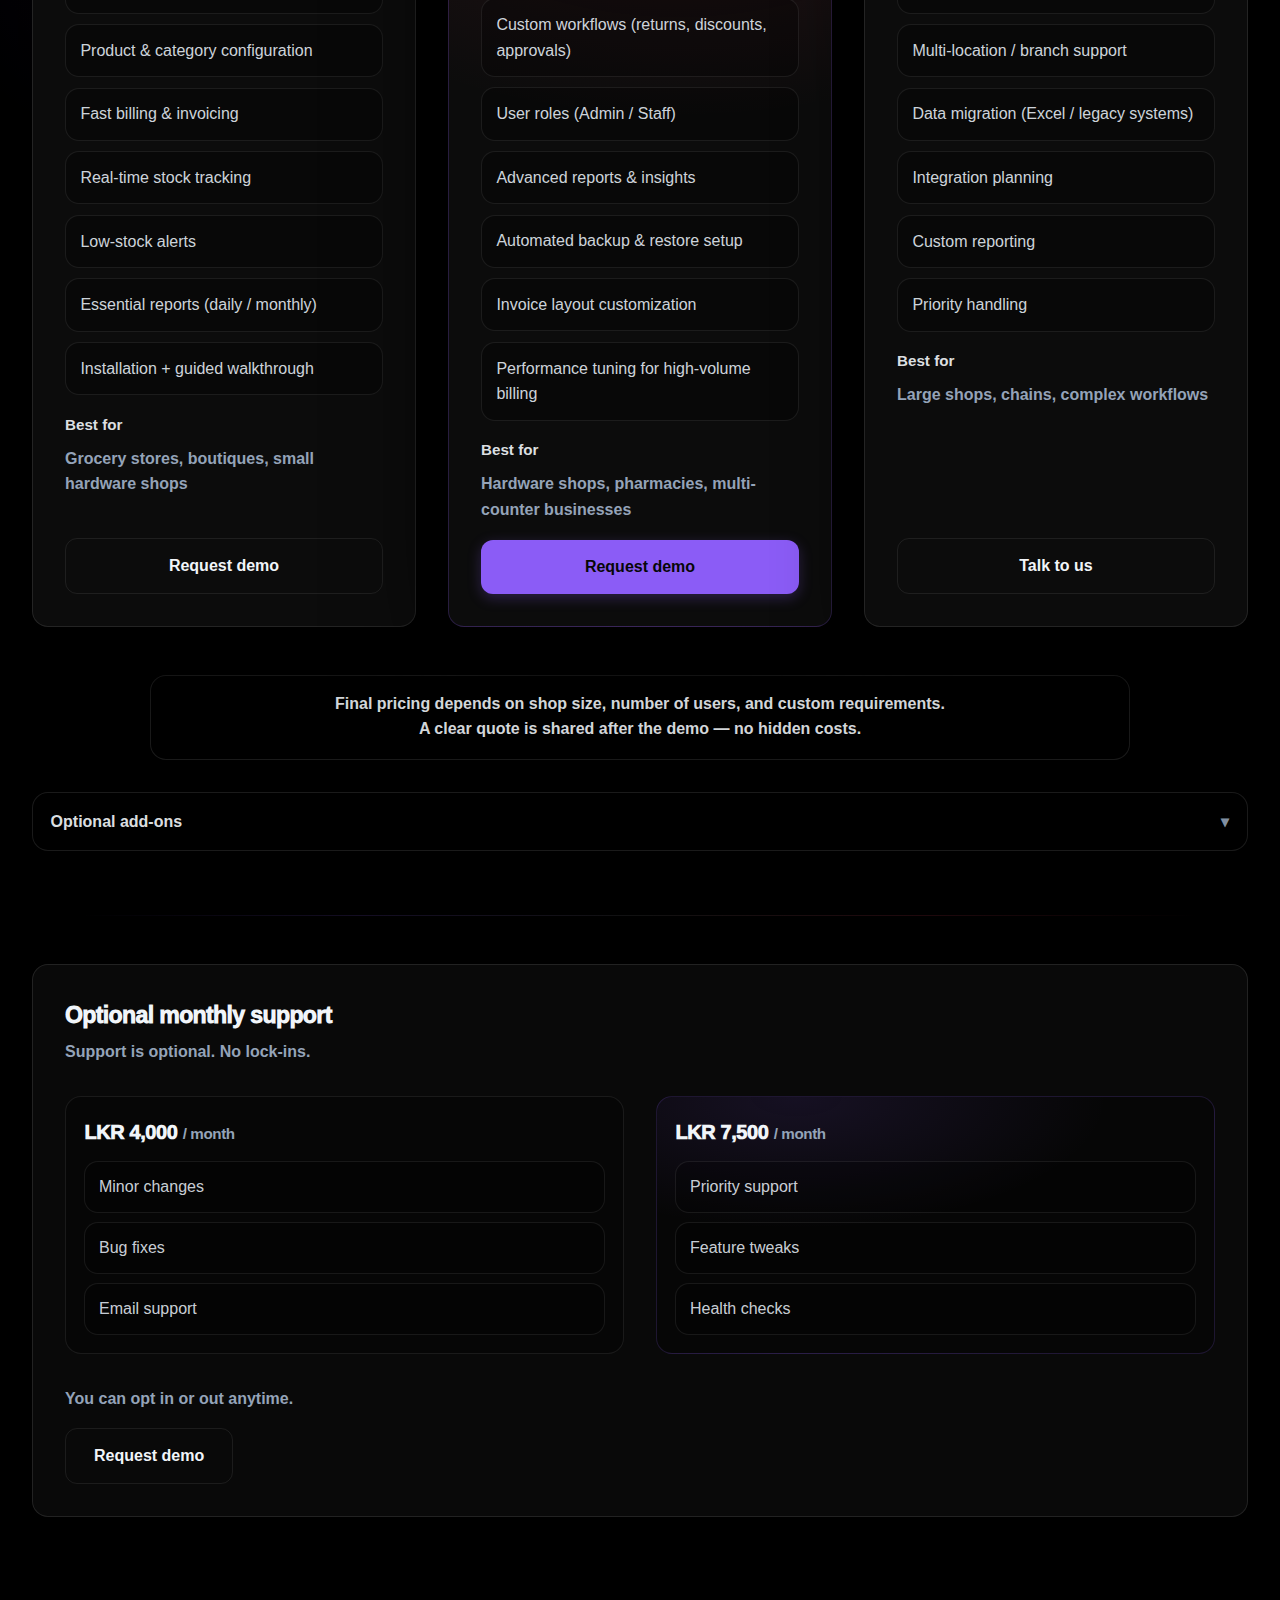
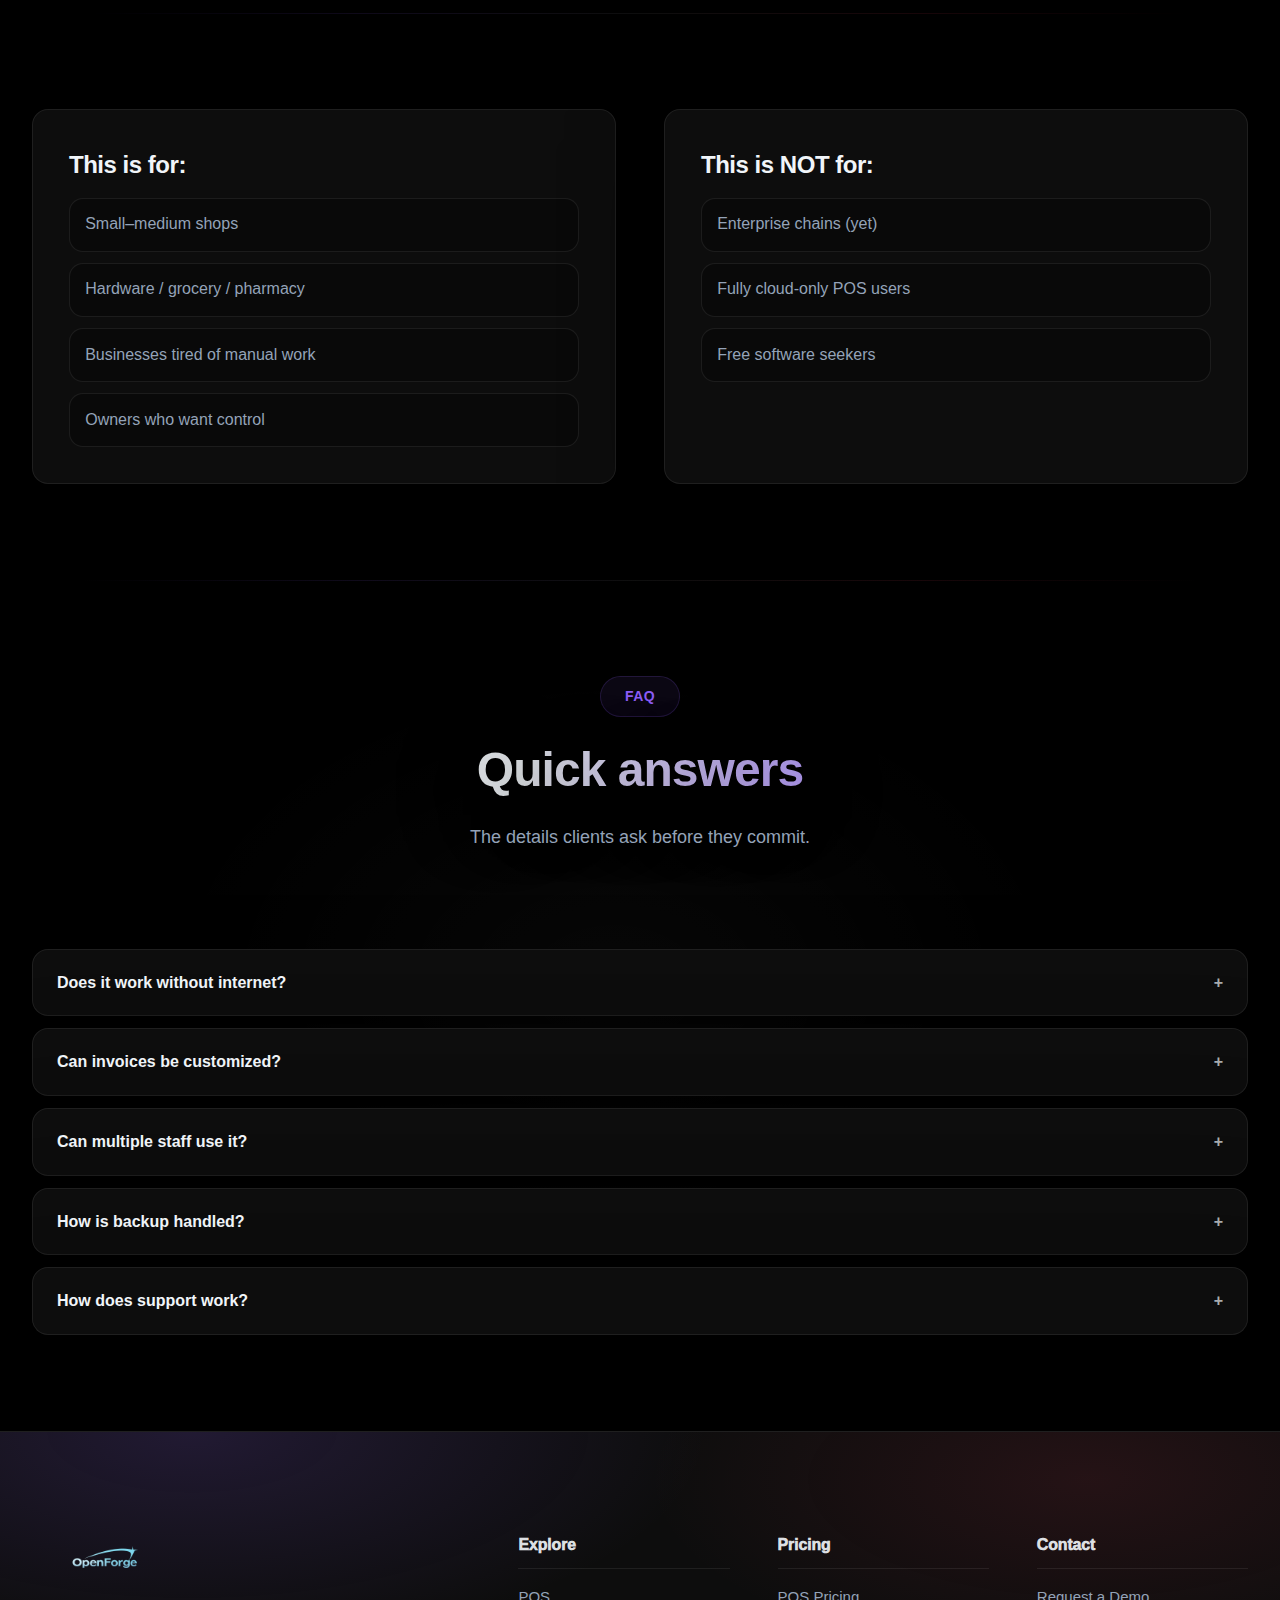
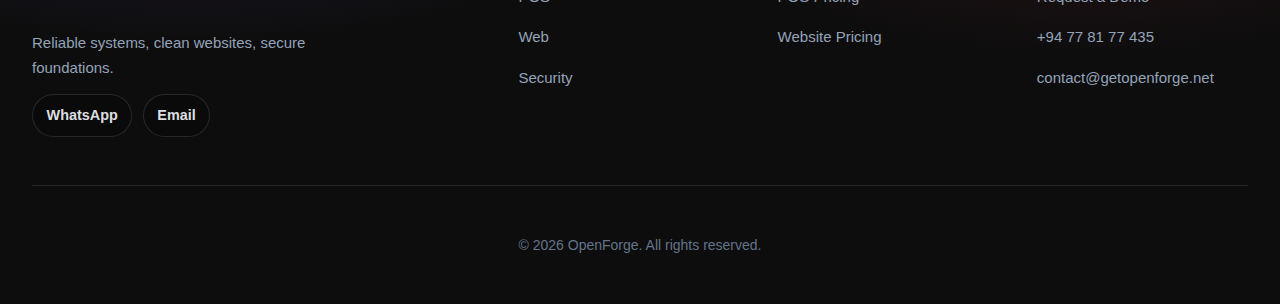
<file: pos.html>
<!DOCTYPE html>
<html lang="en">
<head>
    <meta charset="UTF-8">
    <meta name="viewport" content="width=device-width, initial-scale=1.0">
    <meta name="description" content="OpenForge POS — offline-first billing, real-time inventory, and reliable reporting for retail businesses.">
    <meta property="og:title" content="OpenForge POS">
    <meta property="og:description" content="Offline-first billing, real-time stock, and reliable reporting.">
    <meta property="og:type" content="website">
    <meta property="og:image" content="assets/og.svg">
    <meta name="twitter:card" content="summary_large_image">
    <meta name="twitter:title" content="OpenForge POS">
    <meta name="twitter:description" content="Offline-first billing, real-time stock, and reliable reporting.">
    <meta name="twitter:image" content="assets/og.svg">

    <link rel="icon" type="image/png" href="Logo.png">
    <link rel="apple-touch-icon" href="Logo.png">

    <!-- Google Analytics (replace G-XXXXXXXXXX with your Measurement ID) -->
    <script async src="https://www.googletagmanager.com/gtag/js?id=G-XXXXXXXXXX"></script>
    <script>
        window.dataLayer = window.dataLayer || [];
        function gtag(){dataLayer.push(arguments);} 
        gtag('js', new Date());
        gtag('config', 'G-XXXXXXXXXX');
    </script>

    <title>OpenForge POS</title>
    <link rel="stylesheet" href="styles.css">
</head>
<body>
    <!-- Navigation -->
    <header class="header">
        <nav class="nav">
            <div class="nav-container">
                <a href="index.html" class="logo">
                    <img src="Logo.png" alt="OpenForge">
                </a>
                <button class="nav-toggle" id="navToggle">
                    <span></span>
                    <span></span>
                    <span></span>
                </button>
                <ul class="nav-links" id="navLinks">
                    <li><a href="pos.html">POS</a></li>
                    <li><a href="web.html">Web</a></li>
                    <li><a href="security.html">Security</a></li>
                    <li><a href="contact.html" class="nav-cta">Contact</a></li>
                </ul>
            </div>
        </nav>
    </header>

    <!-- Hero -->
    <section class="hero">
        <div class="hero-bg"></div>
        <video class="hero-video" autoplay muted loop playsinline preload="auto" poster="assets/screenshots/stock.svg" aria-hidden="true">
            <source src="assets/hero.mp4?v=20251225-premium" type="video/mp4">
        </video>
        <div class="container">
            <div class="hero-grid">
                <div class="hero-content">
                    <img class="hero-logo" src="Logo.png" alt="OpenForge" decoding="async" fetchpriority="high">
                    <div class="hero-pills" aria-label="Page">
                        <span class="hero-pill">OpenForge POS</span>
                        <span class="hero-pill">Offline-first</span>
                        <span class="hero-pill">Fast billing</span>
                    </div>
                    <h1 class="hero-heading">
                        <span class="hero-line hero-line-1">POS built for speed.</span>
                        <span class="hero-line hero-line-2">Stock you can trust.</span>
                        <span class="hero-line hero-line-3">Reports that stay accurate.</span>
                    </h1>
                    <p class="hero-text">Designed for counter speed and daily reliability — even when internet is down.</p>
                    <ul class="hero-highlights" aria-label="Key highlights">
                        <li>Offline-first operations</li>
                        <li>Real-time inventory</li>
                        <li>Backup-safe data</li>
                    </ul>
                    <div class="hero-actions">
                        <a href="contact.html" class="btn btn-primary">Request demo</a>
                        <a href="#pricing" class="btn btn-outline">View pricing</a>
                    </div>
                </div>

                <div class="hero-media" aria-hidden="true">
                    <div class="hero-showcase">
                        <div class="showcase-surface">
                            <div class="showcase-main">
                                <div class="showcase-badge-row">OpenForge POS</div>
                                <div class="showcase-frame">
                                    <img src="assets/screenshots/stock.svg" alt="" loading="lazy" decoding="async">
                                </div>
                            </div>
                            <div class="showcase-strip">
                                <div class="showcase-mini">
                                    <div class="showcase-mini-badge">Billing</div>
                                    <img src="assets/screenshots/billing.svg" alt="" loading="lazy" decoding="async">
                                </div>
                                <div class="showcase-mini">
                                    <div class="showcase-mini-badge">Reports</div>
                                    <img src="assets/screenshots/reports.svg" alt="" loading="lazy" decoding="async">
                                </div>
                            </div>
                        </div>

                        <div class="showcase-kpis">
                            <div class="showcase-kpi"><strong>Offline-first</strong><span>Internet optional for daily ops.</span></div>
                            <div class="showcase-kpi"><strong>Fast billing</strong><span>Optimized for counter speed.</span></div>
                            <div class="showcase-kpi"><strong>Reliable data</strong><span>Backup-safe, audit-friendly.</span></div>
                        </div>
                    </div>
                </div>
            </div>
        </div>
    </section>

    <!-- Why People Switch -->
    <section class="switch-section" aria-label="Why people switch">
        <div class="container">
            <div class="switch-grid">
                <div class="switch-col switch-pain">
                    <h2 class="switch-title">Still running billing manually?</h2>
                    <ul class="switch-list">
                        <li>Handwritten bills</li>
                        <li>Stock tracked in notebooks or Excel</li>
                        <li>No clear daily / monthly sales</li>
                        <li>No idea what’s actually making profit</li>
                    </ul>
                </div>

                <div class="switch-col switch-relief">
                    <h2 class="switch-title">OpenForge replaces guesswork with a system.</h2>
                    <ul class="switch-list">
                        <li>One-click billing</li>
                        <li>Live stock visibility</li>
                        <li>Daily & monthly summaries</li>
                        <li>Backup-safe data</li>
                    </ul>
                </div>
            </div>
            <p class="switch-note">People don’t buy POS. They buy escape from pain.</p>
        </div>
    </section>

    <!-- Product Overview -->
    <section id="product" class="product-section">
        <div class="container">
            <div class="section-header">
                <span class="section-tag">OpenForge POS</span>
                <h2 class="section-heading">Point of Sale Built for Performance</h2>
                <p class="section-text">Offline-first architecture. Real-time inventory. Zero compromises.</p>
            </div>

            <div class="product-grid">
                <div class="product-visual">
                    <div class="product-window">
                        <div class="window-header">
                            <span></span>
                            <span></span>
                            <span></span>
                        </div>
                        <img src="assets/screenshots/stock.svg" alt="OpenForge POS interface preview">
                    </div>
                </div>
                <div class="product-info">
                    <h3 class="product-title">Designed for Speed</h3>
                    <p class="product-description">Every millisecond matters at the counter. OpenForge POS is optimized for instant transactions, real-time stock updates, and zero latency operations.</p>
                    <ul class="product-features">
                        <li>
                            <svg viewBox="0 0 24 24" fill="none" stroke="currentColor" stroke-width="2">
                                <path d="M20 6L9 17l-5-5"/>
                            </svg>
                            <span>Lightning-fast billing</span>
                        </li>
                        <li>
                            <svg viewBox="0 0 24 24" fill="none" stroke="currentColor" stroke-width="2">
                                <path d="M20 6L9 17l-5-5"/>
                            </svg>
                            <span>Offline-ready operations</span>
                        </li>
                        <li>
                            <svg viewBox="0 0 24 24" fill="none" stroke="currentColor" stroke-width="2">
                                <path d="M20 6L9 17l-5-5"/>
                            </svg>
                            <span>Real-time inventory sync</span>
                        </li>
                        <li>
                            <svg viewBox="0 0 24 24" fill="none" stroke="currentColor" stroke-width="2">
                                <path d="M20 6L9 17l-5-5"/>
                            </svg>
                            <span>Custom business workflows</span>
                        </li>
                    </ul>
                </div>
            </div>
        </div>
    </section>

    <!-- Device Showcase -->
    <section class="device-showcase-section" aria-label="Device previews">
        <div class="container">
            <div class="section-header">
                <span class="section-tag">Preview</span>
                <h2 class="section-heading">Looks Great on Any Setup</h2>
                <p class="section-text">From office laptops to counter terminals, OpenForge is built to feel native on the hardware your team already uses.</p>
            </div>

            <div class="device-grid">
                <div class="device-card">
                    <div class="device-label">Laptop / Desktop</div>
                    <div class="laptop-mockup" aria-hidden="true">
                        <div class="laptop-screen">
                            <div class="device-screen-inner">
                                <img src="assets/screenshots/stock.svg" alt="OpenForge interface preview on laptop" loading="lazy">
                            </div>
                        </div>
                        <div class="laptop-base"></div>
                    </div>
                </div>

                <div class="device-card">
                    <div class="device-label">POS Counter</div>
                    <div class="pos-mockup" aria-hidden="true">
                        <div class="pos-display">
                            <div class="pos-screen">
                                <div class="device-screen-inner">
                                    <img src="assets/screenshots/billing.svg" alt="OpenForge interface preview on POS" loading="lazy">
                                </div>
                            </div>
                        </div>
                        <div class="pos-neck"></div>
                        <div class="pos-stand"></div>
                        <div class="pos-base"></div>
                    </div>
                </div>
            </div>
        </div>
    </section>

    <!-- Screenshots Gallery -->
    <section id="gallery" class="gallery-section" aria-label="Screenshots gallery">
        <div class="container">
            <div class="section-header">
                <span class="section-tag">Screenshots</span>
                <h2 class="section-heading">A Calm, Fast Interface</h2>
                <p class="section-text">Switch between core workflows—no carousel, no clutter.</p>
            </div>

            <div class="gallery-card">
                <div class="demo-preview" aria-label="Demo preview">
                    <div class="demo-preview-bar">
                        <div class="demo-preview-badge" title="This is a preview. Real setup is customised.">
                            Demo mode
                        </div>
                        <div class="demo-preview-hint">This is a preview. Real setup is customised.</div>
                    </div>
                    <div class="demo-preview-stage">
                        <img src="assets/screenshots/ss1.png" alt="OpenForge demo preview" loading="lazy">
                        <div class="demo-preview-ui" aria-hidden="true">
                            <div class="demo-ui-top">
                                <div class="demo-ui-pill">Today</div>
                                <div class="demo-ui-pill">Cash</div>
                                <div class="demo-ui-pill">Branch 01</div>
                                <button class="demo-ui-btn" type="button" disabled>New Invoice</button>
                                <button class="demo-ui-btn" type="button" disabled>Export</button>
                            </div>
                            <div class="demo-ui-float" title="This is a preview. Real setup is customised.">
                                Preview only
                            </div>
                        </div>
                    </div>
                </div>

                <div class="gallery-tabs" role="tablist" aria-label="Screenshots tabs">
                    <button class="gallery-tab is-active" type="button" role="tab" aria-selected="true" data-gallery-tab="stock" data-src="assets/screenshots/ss1.png">Stock</button>
                    <button class="gallery-tab" type="button" role="tab" aria-selected="false" data-gallery-tab="billing" data-src="assets/screenshots/ss3.png">Billing</button>
                    <button class="gallery-tab" type="button" role="tab" aria-selected="false" data-gallery-tab="reports" data-src="assets/screenshots/ss2.png">Reports</button>
                </div>

                <div class="gallery-stage" aria-live="polite">
                    <img class="gallery-image" src="assets/screenshots/ss1.png" alt="OpenForge screenshot: Stock" loading="lazy">
                </div>
            </div>
        </div>
    </section>

    <!-- Use Cases -->
    <section id="use-cases" class="use-cases-section" aria-label="Use cases">
        <div class="container">
            <div class="use-cases-strip">
                <div class="use-cases-heading">
                    <h2 class="use-cases-title">Built for real shops</h2>
                    <p class="use-cases-subtitle">Clients trust faster when they see themselves.</p>
                </div>

                <div class="use-cases-cards" role="list">
                    <div class="use-case" role="listitem">
                        <div class="use-case-name">Grocery</div>
                        <div class="use-case-benefit">Fast checkout + low-stock alerts.</div>
                    </div>
                    <div class="use-case" role="listitem">
                        <div class="use-case-name">Hardware</div>
                        <div class="use-case-benefit">Handles thousands of SKUs reliably.</div>
                    </div>
                    <div class="use-case" role="listitem">
                        <div class="use-case-name">Pharmacy</div>
                        <div class="use-case-benefit">Role-based access for staff control.</div>
                    </div>
                    <div class="use-case" role="listitem">
                        <div class="use-case-name">Clothing</div>
                        <div class="use-case-benefit">Variants, sizes, and easy exchanges.</div>
                    </div>
                    <div class="use-case" role="listitem">
                        <div class="use-case-name">Restaurant</div>
                        <div class="use-case-benefit">Quick billing during peak hours.</div>
                    </div>
                </div>
            </div>
        </div>
    </section>

    <!-- Trust + Reliability -->
    <section id="trust" class="trust-section" aria-label="Trust and reliability">
        <div class="container">
            <div class="section-header">
                <span class="section-tag">Trust</span>
                <h2 class="section-heading">Safe to switch. Easy to run.</h2>
            </div>

            <div class="trust-grid">
                <div class="trust-item">
                    <h3>Data stays with you</h3>
                    <p>Stored locally. You own it.</p>
                </div>
                <div class="trust-item">
                    <h3>Backup &amp; restore built-in</h3>
                    <p>Roll back anytime.</p>
                </div>
                <div class="trust-item">
                    <h3>Offline-first</h3>
                    <p>Internet not required.</p>
                </div>
                <div class="trust-item">
                    <h3>No lock-in</h3>
                    <p>One-time setup. Optional support.</p>
                </div>
            </div>

            <div class="engineer-line">
                <p>OpenForge is built by an engineer focused on reliability, security, and long-term maintainability — not shortcuts.</p>
                <p class="engineer-sub">Web development available. Cybersecurity services coming next.</p>
            </div>
        </div>
    </section>

    <!-- Tech Stack -->
    <section id="stack" class="stack-section" aria-label="Tech stack">
        <div class="container">
            <div class="section-header">
                <span class="section-tag">Tech stack</span>
                <h2 class="section-heading">Built with proven tools</h2>
                <p class="section-text">No hype. Just a clean stack that ships fast and stays maintainable.</p>
            </div>

            <div class="stack-strip" role="list" aria-label="Tech stack">
                <div class="stack-item" role="listitem">
                    <img src="assets/logos/html5.svg" alt="HTML5" loading="lazy" decoding="async">
                    <span>HTML5</span>
                </div>
                <div class="stack-item" role="listitem">
                    <img src="assets/logos/css.svg" alt="CSS" loading="lazy" decoding="async">
                    <span>CSS</span>
                </div>
                <div class="stack-item" role="listitem">
                    <img src="assets/logos/javascript.svg" alt="JavaScript" loading="lazy" decoding="async">
                    <span>JavaScript</span>
                </div>
                <div class="stack-item" role="listitem">
                    <img src="assets/logos/csharp.svg" alt="C#" loading="lazy" decoding="async">
                    <span>C#</span>
                </div>
                <div class="stack-item" role="listitem">
                    <img src="assets/logos/dotnet.svg" alt=".NET" loading="lazy" decoding="async">
                    <span>.NET</span>
                </div>
                <div class="stack-item" role="listitem">
                    <img src="assets/logos/azure.svg" alt="Microsoft Sentinel" loading="lazy" decoding="async">
                    <span>Azure Sentinel</span>
                </div>
                <div class="stack-item" role="listitem">
                    <img src="assets/logos/wazuh.svg" alt="Wazuh" loading="lazy" decoding="async">
                    <span>Wazuh</span>
                </div>
                <div class="stack-item" role="listitem">
                    <img src="assets/logos/nodedotjs.svg" alt="Node.js" loading="lazy" decoding="async">
                    <span>Node.js</span>
                </div>
                <div class="stack-item" role="listitem">
                    <img src="assets/logos/python.svg" alt="Python" loading="lazy" decoding="async">
                    <span>Python</span>
                </div>
                <div class="stack-item" role="listitem">
                    <img src="assets/logos/postgresql.svg" alt="PostgreSQL" loading="lazy" decoding="async">
                    <span>PostgreSQL</span>
                </div>
                <div class="stack-item" role="listitem">
                    <img src="assets/logos/linux.svg" alt="Linux" loading="lazy" decoding="async">
                    <span>Linux</span>
                </div>
            </div>
        </div>
    </section>

    <!-- Features -->
    <section id="features" class="features-section">
        <div class="container">
            <div class="section-header">
                <span class="section-tag">Capabilities</span>
                <h2 class="section-heading">Everything You Need to Run Operations</h2>
            </div>

            <div class="features-grid">
                <div class="feature-box">
                    <div class="feature-icon">
                        <svg viewBox="0 0 24 24" fill="none" stroke="currentColor" stroke-width="2">
                            <rect x="3" y="3" width="18" height="18" rx="2"/>
                            <path d="M3 9h18M9 3v18"/>
                        </svg>
                    </div>
                    <h3>Billing &amp; Invoicing</h3>
                    <p>Generate invoices instantly with customizable templates and automatic tax calculations.</p>
                </div>

                <div class="feature-box">
                    <div class="feature-icon">
                        <svg viewBox="0 0 24 24" fill="none" stroke="currentColor" stroke-width="2">
                            <path d="M21 16V8a2 2 0 0 0-1-1.73l-7-4a2 2 0 0 0-2 0l-7 4A2 2 0 0 0 3 8v8a2 2 0 0 0 1 1.73l7 4a2 2 0 0 0 2 0l7-4A2 2 0 0 0 21 16z"/>
                        </svg>
                    </div>
                    <h3>Inventory Management</h3>
                    <p>Track stock levels, purchase orders, and product movements in real-time across locations.</p>
                </div>

                <div class="feature-box">
                    <div class="feature-icon">
                        <svg viewBox="0 0 24 24" fill="none" stroke="currentColor" stroke-width="2">
                            <path d="M3 3v18h18"/>
                            <path d="M18 17V9M13 17V5M8 17v-3"/>
                        </svg>
                    </div>
                    <h3>Analytics &amp; Reports</h3>
                    <p>Daily, weekly, and monthly reports with sales trends, stock analysis, and performance metrics.</p>
                </div>

                <div class="feature-box">
                    <div class="feature-icon">
                        <svg viewBox="0 0 24 24" fill="none" stroke="currentColor" stroke-width="2">
                            <path d="M12 2v20M17 5H9.5a3.5 3.5 0 0 0 0 7h5a3.5 3.5 0 0 1 0 7H6"/>
                        </svg>
                    </div>
                    <h3>Purchase Tracking</h3>
                    <p>Manage vendor relationships, track incoming stock, and optimize purchase patterns.</p>
                </div>

                <div class="feature-box">
                    <div class="feature-icon">
                        <svg viewBox="0 0 24 24" fill="none" stroke="currentColor" stroke-width="2">
                            <rect x="3" y="11" width="18" height="11" rx="2" ry="2"/>
                            <path d="M7 11V7a5 5 0 0 1 10 0v4"/>
                        </svg>
                    </div>
                    <h3>Access Control</h3>
                    <p>Role-based permissions ensure only authorized staff can access sensitive operations.</p>
                </div>

                <div class="feature-box">
                    <div class="feature-icon">
                        <svg viewBox="0 0 24 24" fill="none" stroke="currentColor" stroke-width="2">
                            <circle cx="12" cy="12" r="10"/>
                            <path d="M12 6v6l4 2"/>
                        </svg>
                    </div>
                    <h3>Low-Stock Alerts</h3>
                    <p>Automated notifications when inventory drops below threshold levels to prevent stockouts.</p>
                </div>
            </div>
        </div>
    </section>

    <!-- Pricing Approach -->
    <section id="pricing" class="pricing-section" aria-label="Pricing approach">
        <div class="container">
            <div class="section-header">
                <span class="section-tag">POS pricing</span>
                <h2 class="section-heading">Simple POS pricing, no surprises</h2>
                <p class="section-text">We quote based on your requirements—without subscription lock-in.</p>
            </div>

            <p class="pricing-intro">OpenForge is not a boxed product. Each setup is configured to match how your shop actually works.</p>

            <div class="pricing-table" role="list">
                <article class="tier-card" role="listitem" aria-label="Starter tier">
                    <header class="tier-header">
                        <h3 class="tier-name">Starter</h3>
                        <p class="tier-tagline">For small shops that want stability, not experiments</p>
                    </header>
                    <div class="tier-price">
                        <div class="tier-amount">LKR 60,000 – 90,000</div>
                        <div class="tier-label">One-time setup</div>
                    </div>
                    <div class="tier-block">
                        <h4 class="tier-block-title">Includes</h4>
                        <ul class="tier-list">
                            <li>POS setup for 1 location</li>
                            <li>Product &amp; category configuration</li>
                            <li>Fast billing &amp; invoicing</li>
                            <li>Real-time stock tracking</li>
                            <li>Low-stock alerts</li>
                            <li>Essential reports (daily / monthly)</li>
                            <li>Installation + guided walkthrough</li>
                        </ul>
                    </div>
                    <div class="tier-best">
                        <h4 class="tier-block-title">Best for</h4>
                        <p>Grocery stores, boutiques, small hardware shops</p>
                    </div>
                    <a class="btn btn-outline tier-cta" href="contact.html#demo">Request demo</a>
                </article>

                <article class="tier-card tier-featured" role="listitem" aria-label="Business tier">
                    <header class="tier-header">
                        <div class="tier-badge" aria-label="Most chosen">Most chosen</div>
                        <h3 class="tier-name">Business</h3>
                        <p class="tier-tagline">For shops where speed, control, and reliability matter</p>
                    </header>
                    <div class="tier-price">
                        <div class="tier-amount">LKR 100,000 – 175,000</div>
                        <div class="tier-label">One-time setup</div>
                    </div>
                    <div class="tier-block">
                        <h4 class="tier-block-title">Includes everything in Starter, plus</h4>
                        <ul class="tier-list">
                            <li>Custom workflows (returns, discounts, approvals)</li>
                            <li>User roles (Admin / Staff)</li>
                            <li>Advanced reports &amp; insights</li>
                            <li>Automated backup &amp; restore setup</li>
                            <li>Invoice layout customization</li>
                            <li>Performance tuning for high-volume billing</li>
                        </ul>
                    </div>
                    <div class="tier-best">
                        <h4 class="tier-block-title">Best for</h4>
                        <p>Hardware shops, pharmacies, multi-counter businesses</p>
                    </div>
                    <a class="btn btn-primary tier-cta" href="contact.html#demo">Request demo</a>
                </article>

                <article class="tier-card" role="listitem" aria-label="Custom tier">
                    <header class="tier-header">
                        <h3 class="tier-name">Custom / Enterprise</h3>
                        <p class="tier-tagline">For businesses with unique or large-scale operations</p>
                    </header>
                    <div class="tier-price">
                        <div class="tier-amount">Custom quote</div>
                        <div class="tier-label">One-time setup</div>
                    </div>
                    <div class="tier-block">
                        <h4 class="tier-block-title">Includes</h4>
                        <ul class="tier-list">
                            <li>Fully tailored features</li>
                            <li>Multi-location / branch support</li>
                            <li>Data migration (Excel / legacy systems)</li>
                            <li>Integration planning</li>
                            <li>Custom reporting</li>
                            <li>Priority handling</li>
                        </ul>
                    </div>
                    <div class="tier-best">
                        <h4 class="tier-block-title">Best for</h4>
                        <p>Large shops, chains, complex workflows</p>
                    </div>
                    <a class="btn btn-outline tier-cta" href="contact.html#demo">Talk to us</a>
                </article>
            </div>

            <p class="pricing-disclaimer">Final pricing depends on shop size, number of users, and custom requirements.<br>A clear quote is shared after the demo — no hidden costs.</p>

            <details class="pricing-addons">
                <summary>Optional add-ons</summary>
                <div class="addons-body">
                    <p class="addons-note">Only suggested if relevant to your setup. Add-ons are quoted only if needed.</p>
                    <ul class="addons-list">
                        <li>Invoice design customization</li>
                        <li>Data import from Excel</li>
                        <li>Additional counters</li>
                        <li>Custom reports</li>
                        <li>Security hardening (coming soon)</li>
                    </ul>
                </div>
            </details>

            <div class="pricing-divider" aria-hidden="true"></div>

            <div class="support-section" aria-label="Optional monthly support">
                <div class="support-header">
                    <h3 class="support-title">Optional monthly support</h3>
                    <p class="support-subtext">Support is optional. No lock-ins.</p>
                </div>

                <div class="support-grid">
                    <div class="support-card" aria-label="Support 4000">
                        <div class="support-price">LKR 4,000 <span>/ month</span></div>
                        <ul class="support-list">
                            <li>Minor changes</li>
                            <li>Bug fixes</li>
                            <li>Email support</li>
                        </ul>
                    </div>

                    <div class="support-card support-featured" aria-label="Support 7500">
                        <div class="support-price">LKR 7,500 <span>/ month</span></div>
                        <ul class="support-list">
                            <li>Priority support</li>
                            <li>Feature tweaks</li>
                            <li>Health checks</li>
                        </ul>
                    </div>
                </div>

                <p class="support-footnote">You can opt in or out anytime.</p>
                <div class="support-actions">
                    <a class="btn btn-outline" href="contact.html#demo">Request demo</a>
                </div>
            </div>
        </div>
    </section>

    <!-- Who This Is For / Not For -->
    <section class="fit-section" aria-label="Who this is for">
        <div class="container">
            <div class="fit-grid">
                <div class="fit-col">
                    <h2 class="fit-title">This is for:</h2>
                    <ul class="fit-list">
                        <li>Small–medium shops</li>
                        <li>Hardware / grocery / pharmacy</li>
                        <li>Businesses tired of manual work</li>
                        <li>Owners who want control</li>
                    </ul>
                </div>
                <div class="fit-col">
                    <h2 class="fit-title">This is NOT for:</h2>
                    <ul class="fit-list">
                        <li>Enterprise chains (yet)</li>
                        <li>Fully cloud-only POS users</li>
                        <li>Free software seekers</li>
                    </ul>
                </div>
            </div>
        </div>
    </section>

    <!-- FAQ -->
    <section id="faq" class="faq-section" aria-label="Frequently asked questions">
        <div class="container">
            <div class="section-header">
                <span class="section-tag">FAQ</span>
                <h2 class="section-heading">Quick answers</h2>
                <p class="section-text">The details clients ask before they commit.</p>
            </div>

            <div class="faq-list">
                <details class="faq-item">
                    <summary>Does it work without internet?</summary>
                    <div class="faq-answer"><p>Yes. OpenForge is offline-first. Internet is optional.</p></div>
                </details>
                <details class="faq-item">
                    <summary>Can invoices be customized?</summary>
                    <div class="faq-answer"><p>Yes. Layout, logo, footer, and fields can be adjusted.</p></div>
                </details>
                <details class="faq-item">
                    <summary>Can multiple staff use it?</summary>
                    <div class="faq-answer"><p>Yes. Role-based access for admin and staff.</p></div>
                </details>
                <details class="faq-item">
                    <summary>How is backup handled?</summary>
                    <div class="faq-answer"><p>Automatic backups with manual restore options.</p></div>
                </details>
                <details class="faq-item">
                    <summary>How does support work?</summary>
                    <div class="faq-answer"><p>Email or WhatsApp. Optional monthly support available.</p></div>
                </details>
            </div>
        </div>
    </section>

    <!-- Footer -->
    <footer class="footer">
        <div class="container">
            <div class="footer-top">
                <div class="footer-brand">
                    <img src="Logo.png" alt="OpenForge" class="footer-logo">
                    <p>Reliable systems, clean websites, secure foundations.</p>
                    <div class="footer-ctas" aria-label="Contact links">
                        <a class="footer-pill" href="https://wa.me/94778177435" target="_blank" rel="noopener">WhatsApp</a>
                        <a class="footer-pill" href="mailto:contact@getopenforge.net?subject=OpenForge%20Demo%20Request">Email</a>
                    </div>
                </div>

                <div class="footer-columns" aria-label="Footer navigation">
                    <div class="footer-col">
                        <div class="footer-col-title">Explore</div>
                        <div class="footer-col-links">
                            <a href="pos.html">POS</a>
                            <a href="web.html">Web</a>
                            <a href="security.html">Security</a>
                        </div>
                    </div>

                    <div class="footer-col">
                        <div class="footer-col-title">Pricing</div>
                        <div class="footer-col-links">
                            <a href="#pricing">POS Pricing</a>
                            <a href="web.html#web-pricing">Website Pricing</a>
                        </div>
                    </div>

                    <div class="footer-col">
                        <div class="footer-col-title">Contact</div>
                        <div class="footer-col-links">
                            <a href="contact.html">Request a Demo</a>
                            <a href="https://wa.me/94778177435" target="_blank" rel="noopener">+94 77 81 77 435</a>
                            <a href="mailto:contact@getopenforge.net?subject=OpenForge%20Demo%20Request">contact@getopenforge.net</a>
                        </div>
                    </div>
                </div>
            </div>
            <div class="footer-bottom">
                <p>&copy; 2026 OpenForge. All rights reserved.</p>
            </div>
        </div>
    </footer>

    <script src="script.js"></script>
</body>
</html>
</file>
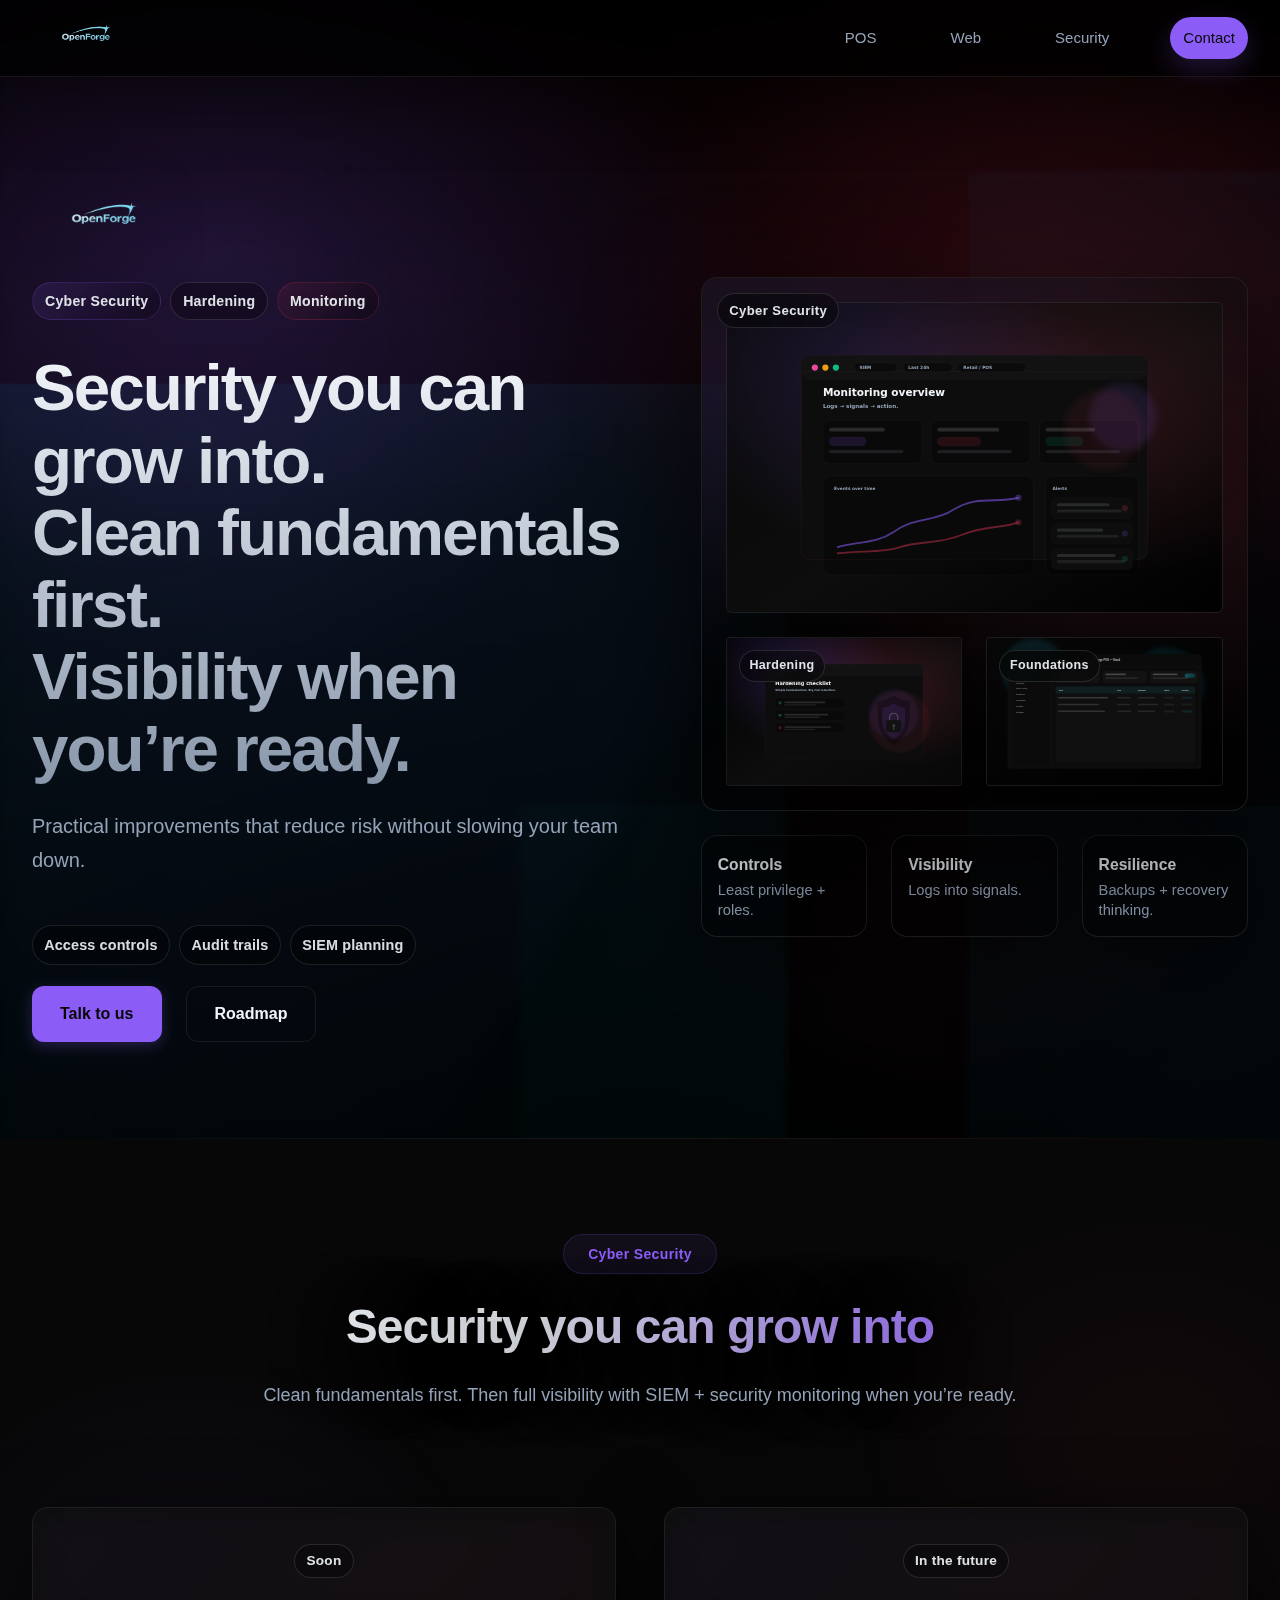
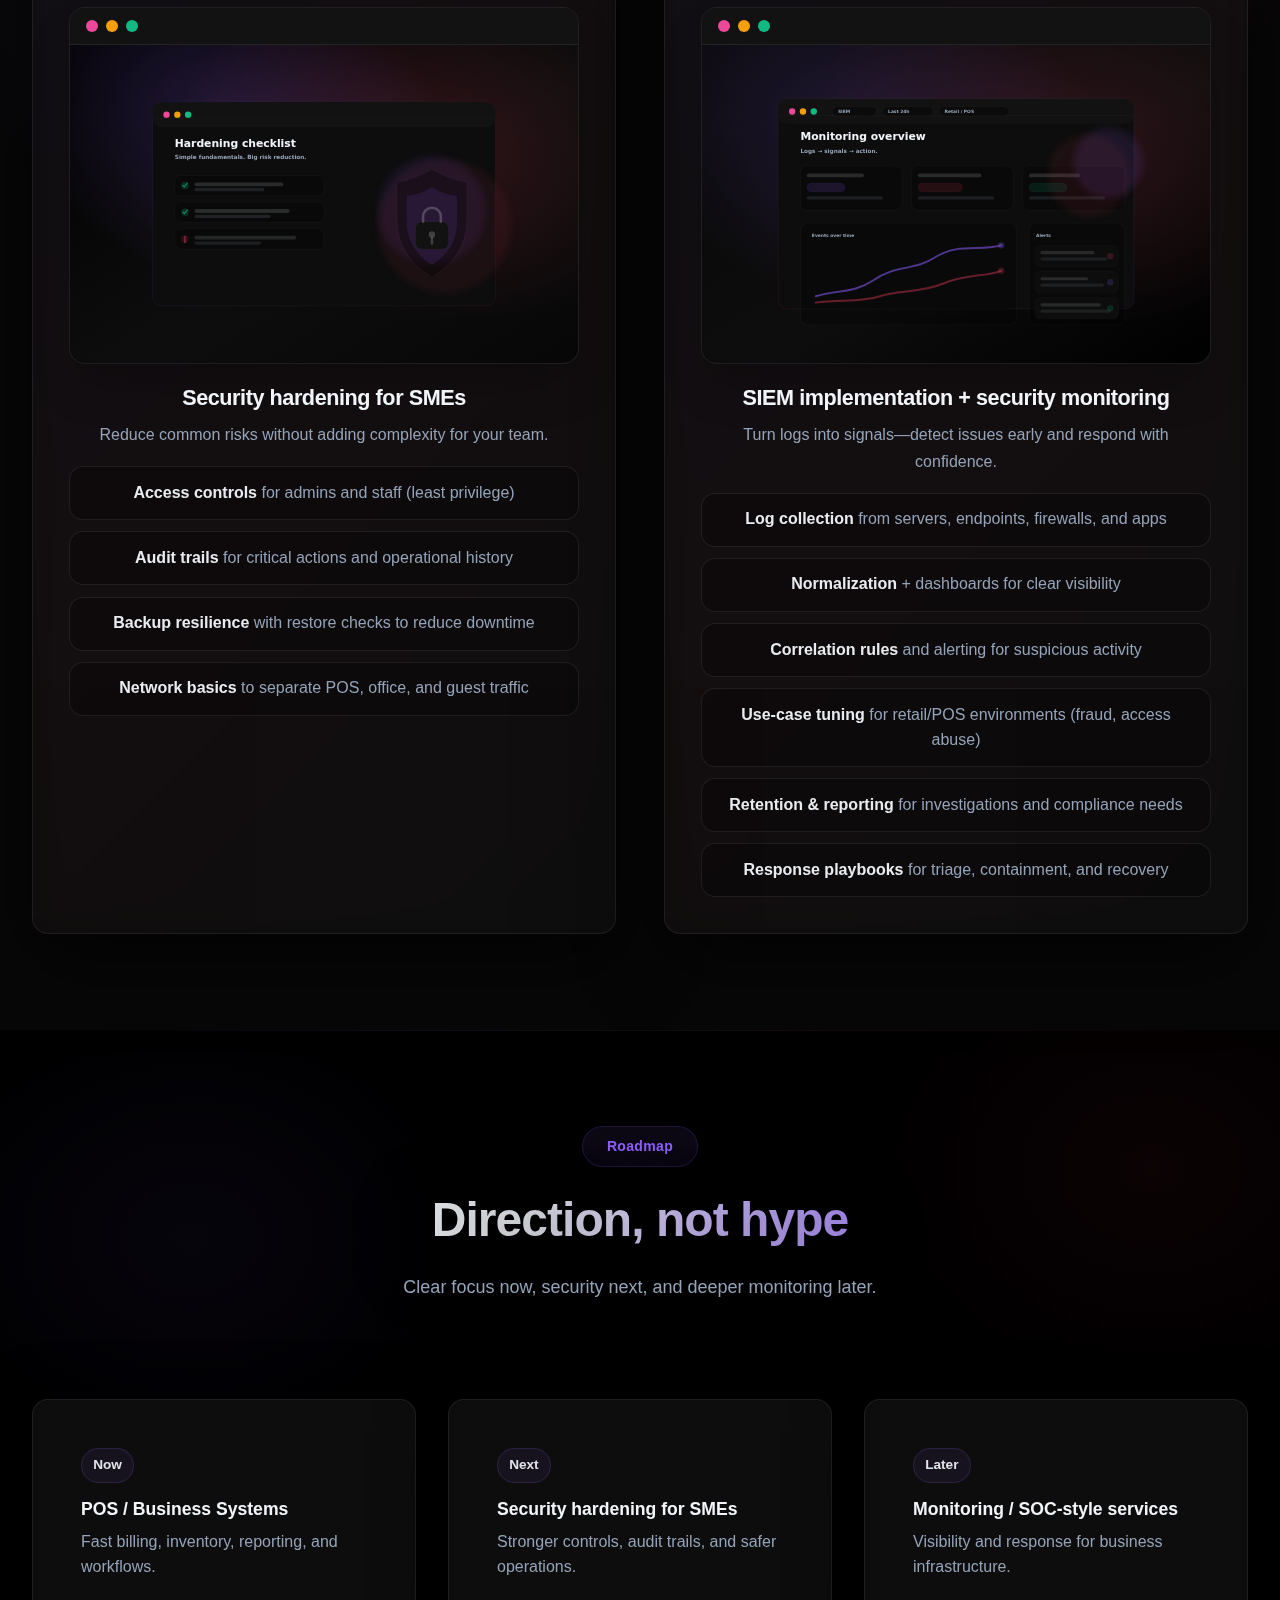
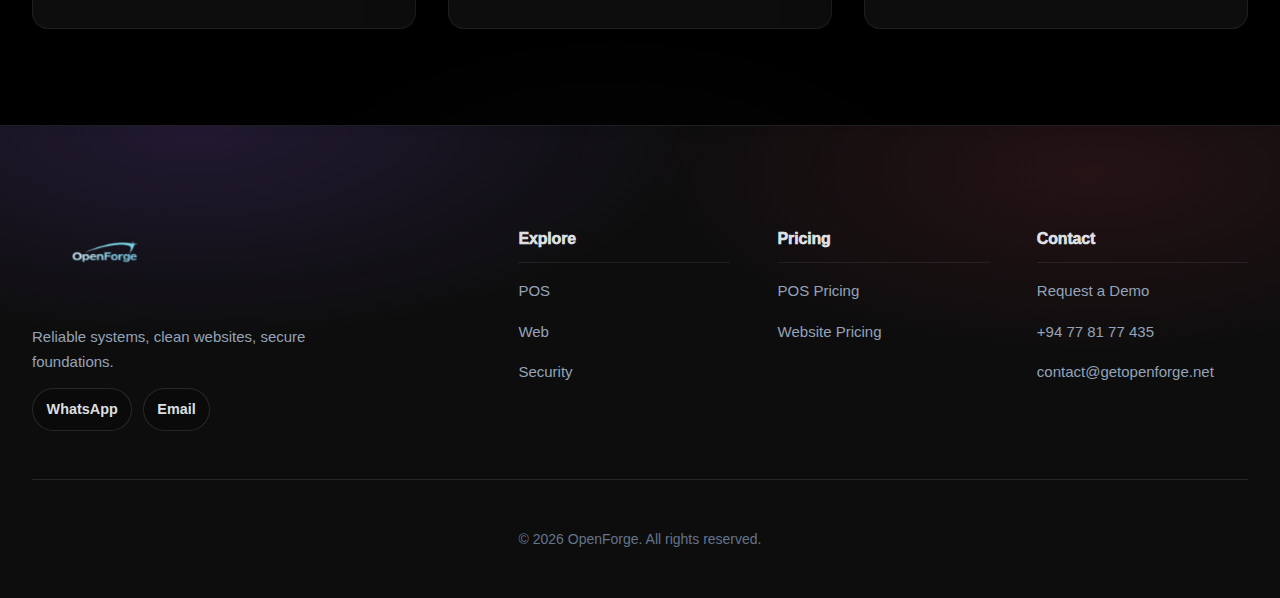
<file: security.html>
<!DOCTYPE html>
<html lang="en">
<head>
    <meta charset="UTF-8">
    <meta name="viewport" content="width=device-width, initial-scale=1.0">
    <meta name="description" content="OpenForge Cyber Security — practical hardening now and future-ready SIEM monitoring.">
    <meta property="og:title" content="OpenForge Cyber Security">
    <meta property="og:description" content="Practical security hardening and future-ready monitoring.">
    <meta property="og:type" content="website">
    <meta property="og:image" content="assets/og.svg">
    <meta name="twitter:card" content="summary_large_image">
    <meta name="twitter:title" content="OpenForge Cyber Security">
    <meta name="twitter:description" content="Practical security hardening and future-ready monitoring.">
    <meta name="twitter:image" content="assets/og.svg">

    <link rel="icon" type="image/png" href="Logo.png">
    <link rel="apple-touch-icon" href="Logo.png">

    <!-- Google Analytics (replace G-XXXXXXXXXX with your Measurement ID) -->
    <script async src="https://www.googletagmanager.com/gtag/js?id=G-XXXXXXXXXX"></script>
    <script>
        window.dataLayer = window.dataLayer || [];
        function gtag(){dataLayer.push(arguments);} 
        gtag('js', new Date());
        gtag('config', 'G-XXXXXXXXXX');
    </script>

    <title>OpenForge Cyber Security</title>
    <link rel="stylesheet" href="styles.css">
</head>
<body>
    <!-- Navigation -->
    <header class="header">
        <nav class="nav">
            <div class="nav-container">
                <a href="index.html" class="logo">
                    <img src="Logo.png" alt="OpenForge">
                </a>
                <button class="nav-toggle" id="navToggle">
                    <span></span>
                    <span></span>
                    <span></span>
                </button>
                <ul class="nav-links" id="navLinks">
                    <li><a href="pos.html">POS</a></li>
                    <li><a href="web.html">Web</a></li>
                    <li><a href="security.html">Security</a></li>
                    <li><a href="contact.html" class="nav-cta">Contact</a></li>
                </ul>
            </div>
        </nav>
    </header>

    <!-- Hero -->
    <section class="hero">
        <div class="hero-bg"></div>
        <video class="hero-video" autoplay muted loop playsinline preload="auto" poster="assets/screenshots/security-siem.svg" aria-hidden="true">
            <source src="assets/hero.mp4?v=20251225-premium" type="video/mp4">
        </video>
        <div class="container">
            <div class="hero-grid">
                <div class="hero-content">
                    <img class="hero-logo" src="Logo.png" alt="OpenForge" decoding="async" fetchpriority="high">
                    <div class="hero-pills" aria-label="Page">
                        <span class="hero-pill">Cyber Security</span>
                        <span class="hero-pill">Hardening</span>
                        <span class="hero-pill">Monitoring</span>
                    </div>
                    <h1 class="hero-heading">
                        <span class="hero-line hero-line-1">Security you can grow into.</span>
                        <span class="hero-line hero-line-2">Clean fundamentals first.</span>
                        <span class="hero-line hero-line-3">Visibility when you’re ready.</span>
                    </h1>
                    <p class="hero-text">Practical improvements that reduce risk without slowing your team down.</p>
                    <ul class="hero-highlights" aria-label="Key highlights">
                        <li>Access controls</li>
                        <li>Audit trails</li>
                        <li>SIEM planning</li>
                    </ul>
                    <div class="hero-actions">
                        <a href="contact.html" class="btn btn-primary">Talk to us</a>
                        <a href="#roadmap" class="btn btn-outline">Roadmap</a>
                    </div>
                </div>

                <div class="hero-media" aria-hidden="true">
                    <div class="hero-showcase">
                        <div class="showcase-surface">
                            <div class="showcase-main">
                                <div class="showcase-badge-row">Cyber Security</div>
                                <div class="showcase-frame">
                                    <img src="assets/screenshots/security-siem.svg" alt="" loading="lazy" decoding="async">
                                </div>
                            </div>
                            <div class="showcase-strip">
                                <div class="showcase-mini">
                                    <div class="showcase-mini-badge">Hardening</div>
                                    <img src="assets/screenshots/security-hardening.svg" alt="" loading="lazy" decoding="async">
                                </div>
                                <div class="showcase-mini">
                                    <div class="showcase-mini-badge">Foundations</div>
                                    <img src="assets/screenshots/stock.svg" alt="" loading="lazy" decoding="async">
                                </div>
                            </div>
                        </div>

                        <div class="showcase-kpis">
                            <div class="showcase-kpi"><strong>Controls</strong><span>Least privilege + roles.</span></div>
                            <div class="showcase-kpi"><strong>Visibility</strong><span>Logs into signals.</span></div>
                            <div class="showcase-kpi"><strong>Resilience</strong><span>Backups + recovery thinking.</span></div>
                        </div>
                    </div>
                </div>
            </div>
        </div>
    </section>

    <!-- Cyber Security -->
    <section id="security" class="security-section security-minimal" aria-label="Cyber security">
        <div class="container">
            <div class="section-header">
                <span class="section-tag">Cyber Security</span>
                <h2 class="section-heading">Security you can grow into</h2>
                <p class="section-text">Clean fundamentals first. Then full visibility with SIEM + security monitoring when you’re ready.</p>
            </div>

            <div class="security-split" role="list">
                <article class="security-panel" role="listitem">
                    <div class="security-kicker">Soon</div>
                    <div class="service-preview product-window" aria-hidden="true">
                        <div class="window-header">
                            <span></span>
                            <span></span>
                            <span></span>
                        </div>
                        <img src="assets/screenshots/security-hardening.svg" alt="Security hardening preview" loading="lazy" decoding="async">
                    </div>
                    <h3 class="security-title">Security hardening for SMEs</h3>
                    <p class="security-lead">Reduce common risks without adding complexity for your team.</p>
                    <ul class="security-list">
                        <li><strong>Access controls</strong> for admins and staff (least privilege)</li>
                        <li><strong>Audit trails</strong> for critical actions and operational history</li>
                        <li><strong>Backup resilience</strong> with restore checks to reduce downtime</li>
                        <li><strong>Network basics</strong> to separate POS, office, and guest traffic</li>
                    </ul>
                </article>

                <article class="security-panel" role="listitem">
                    <div class="security-kicker">In the future</div>
                    <div class="service-preview product-window" aria-hidden="true">
                        <div class="window-header">
                            <span></span>
                            <span></span>
                            <span></span>
                        </div>
                        <img src="assets/screenshots/security-siem.svg" alt="SIEM monitoring preview" loading="lazy" decoding="async">
                    </div>
                    <h3 class="security-title">SIEM implementation + security monitoring</h3>
                    <p class="security-lead">Turn logs into signals—detect issues early and respond with confidence.</p>
                    <ul class="security-list">
                        <li><strong>Log collection</strong> from servers, endpoints, firewalls, and apps</li>
                        <li><strong>Normalization</strong> + dashboards for clear visibility</li>
                        <li><strong>Correlation rules</strong> and alerting for suspicious activity</li>
                        <li><strong>Use-case tuning</strong> for retail/POS environments (fraud, access abuse)</li>
                        <li><strong>Retention &amp; reporting</strong> for investigations and compliance needs</li>
                        <li><strong>Response playbooks</strong> for triage, containment, and recovery</li>
                    </ul>
                </article>
            </div>
        </div>
    </section>

    <!-- Roadmap -->
    <section id="roadmap" class="roadmap-section" aria-label="Roadmap">
        <div class="container">
            <div class="section-header">
                <span class="section-tag">Roadmap</span>
                <h2 class="section-heading">Direction, not hype</h2>
                <p class="section-text">Clear focus now, security next, and deeper monitoring later.</p>
            </div>

            <div class="roadmap-grid">
                <div class="roadmap-item">
                    <div class="roadmap-kicker">Now</div>
                    <h3>POS / Business Systems</h3>
                    <p>Fast billing, inventory, reporting, and workflows.</p>
                </div>
                <div class="roadmap-item">
                    <div class="roadmap-kicker">Next</div>
                    <h3>Security hardening for SMEs</h3>
                    <p>Stronger controls, audit trails, and safer operations.</p>
                </div>
                <div class="roadmap-item">
                    <div class="roadmap-kicker">Later</div>
                    <h3>Monitoring / SOC-style services</h3>
                    <p>Visibility and response for business infrastructure.</p>
                </div>
            </div>
        </div>
    </section>

    <!-- Footer -->
    <footer class="footer">
        <div class="container">
            <div class="footer-top">
                <div class="footer-brand">
                    <img src="Logo.png" alt="OpenForge" class="footer-logo">
                    <p>Reliable systems, clean websites, secure foundations.</p>
                    <div class="footer-ctas" aria-label="Contact links">
                        <a class="footer-pill" href="https://wa.me/94778177435" target="_blank" rel="noopener">WhatsApp</a>
                        <a class="footer-pill" href="mailto:contact@getopenforge.net?subject=OpenForge%20Demo%20Request">Email</a>
                    </div>
                </div>

                <div class="footer-columns" aria-label="Footer navigation">
                    <div class="footer-col">
                        <div class="footer-col-title">Explore</div>
                        <div class="footer-col-links">
                            <a href="pos.html">POS</a>
                            <a href="web.html">Web</a>
                            <a href="security.html">Security</a>
                        </div>
                    </div>

                    <div class="footer-col">
                        <div class="footer-col-title">Pricing</div>
                        <div class="footer-col-links">
                            <a href="pos.html#pricing">POS Pricing</a>
                            <a href="web.html#web-pricing">Website Pricing</a>
                        </div>
                    </div>

                    <div class="footer-col">
                        <div class="footer-col-title">Contact</div>
                        <div class="footer-col-links">
                            <a href="contact.html">Request a Demo</a>
                            <a href="https://wa.me/94778177435" target="_blank" rel="noopener">+94 77 81 77 435</a>
                            <a href="mailto:contact@getopenforge.net?subject=OpenForge%20Demo%20Request">contact@getopenforge.net</a>
                        </div>
                    </div>
                </div>
            </div>
            <div class="footer-bottom">
                <p>&copy; 2026 OpenForge. All rights reserved.</p>
            </div>
        </div>
    </footer>

    <script src="script.js"></script>
</body>
</html>
</file>
<file: styles.css>
/* ========================================
   OPENFORGE - MODERN DESIGN SYSTEM
   ======================================== */

/* Reset & Base */
* {
    margin: 0;
    padding: 0;
    box-sizing: border-box;
}

:root {
    /* Colors */
    --color-bg: #000000;
    --color-bg-alt: #070707;
    --color-bg-elevated: #0d0d0d;
    --color-surface: #121212;
    --color-border: rgba(255, 255, 255, 0.08);
    
    --color-primary: #8b5cf6;
    --color-primary-hover: #7c3aed;
    --color-accent: #f43f5e;
    --color-accent-bright: #8b5cf6;
    
    --color-text: #f1f5f9;
    --color-text-muted: #94a3b8;
    --color-text-dim: #64748b;
    
    /* Spacing */
    --space-xs: 0.5rem;
    --space-sm: 1rem;
    --space-md: 1.5rem;
    --space-lg: 2rem;
    --space-xl: 3rem;
    --space-2xl: 4rem;
    --space-3xl: 6rem;
    
    /* Typography */
    --font-sans: -apple-system, BlinkMacSystemFont, "Segoe UI", Roboto, "Helvetica Neue", Arial, sans-serif;
    --font-mono: "SF Mono", Monaco, "Cascadia Code", "Roboto Mono", Consolas, monospace;
    
    /* Border Radius */
    --radius-sm: 0.375rem;
    --radius-md: 0.5rem;
    --radius-lg: 0.75rem;
    --radius-xl: 1rem;
    
    /* Shadows */
    --shadow-sm: 0 1px 2px 0 rgba(0, 0, 0, 0.05);
    --shadow-md: 0 4px 6px -1px rgba(0, 0, 0, 0.1);
    --shadow-lg: 0 10px 15px -3px rgba(0, 0, 0, 0.1);
    --shadow-xl: 0 20px 25px -5px rgba(0, 0, 0, 0.1);
    
    /* Transitions */
    --transition-fast: 150ms ease;
    --transition-base: 250ms ease;
    --transition-slow: 350ms ease;

    /* Layout */
    --header-height: 76px;
    --logo-scale: 1.55;
    --footer-logo-scale: 1.35;
}

/* ========================================
   PRICING + SUPPORT
   ======================================== */

.pricing-intro {
    max-width: 920px;
    margin: 0 auto var(--space-xl);
    text-align: center;
    color: rgba(241, 245, 249, 0.92);
    font-weight: 800;
    letter-spacing: -0.01em;
}

.pricing-table {
    display: grid;
    grid-template-columns: repeat(3, minmax(0, 1fr));
    gap: var(--space-lg);
}

.tier-card {
    background: rgba(13, 13, 13, 0.92);
    border: 1px solid rgba(255, 255, 255, 0.10);
    border-radius: var(--radius-xl);
    padding: clamp(1.25rem, 2.6vw, 2rem);
    box-shadow: 0 24px 80px rgba(0, 0, 0, 0.70);
    display: flex;
    flex-direction: column;
    gap: 1.1rem;
}

.tier-header {
    display: grid;
    gap: 0.35rem;
}

.tier-name {
    font-size: 1.4rem;
    font-weight: 950;
    letter-spacing: -0.03em;
}

.tier-tagline {
    color: var(--color-text-muted);
    font-weight: 650;
}

.tier-badge {
    justify-self: start;
    display: inline-flex;
    align-items: center;
    padding: 0.35rem 0.65rem;
    border-radius: 9999px;
    font-weight: 900;
    font-size: 0.82rem;
    letter-spacing: 0.02em;
    color: rgba(7, 7, 7, 0.96);
    background: linear-gradient(135deg, rgba(139, 92, 246, 0.95), rgba(244, 63, 94, 0.88));
    box-shadow: 0 12px 30px rgba(139, 92, 246, 0.22);
}

.tier-price {
    padding: 1rem 1rem;
    border-radius: 16px;
    border: 1px solid rgba(255, 255, 255, 0.10);
    background:
        radial-gradient(520px 220px at 30% 10%, rgba(139, 92, 246, 0.12), transparent 55%),
        radial-gradient(520px 220px at 70% 20%, rgba(244, 63, 94, 0.10), transparent 56%),
        rgba(0, 0, 0, 0.30);
}

.tier-amount {
    font-size: 1.35rem;
    font-weight: 950;
    letter-spacing: -0.02em;
    line-height: 1.2;
}

.tier-label {
    margin-top: 0.3rem;
    color: var(--color-text-muted);
    font-weight: 700;
}

.tier-block-title {
    font-size: 0.95rem;
    font-weight: 900;
    color: rgba(241, 245, 249, 0.92);
    margin-bottom: 0.55rem;
}

.tier-list {
    list-style: none;
    display: grid;
    gap: 0.65rem;
}

.tier-list li {
    padding: 0.8rem 0.9rem;
    background: rgba(0, 0, 0, 0.26);
    border: 1px solid rgba(255, 255, 255, 0.08);
    border-radius: 14px;
    color: rgba(226, 232, 240, 0.92);
}

.tier-best p {
    color: var(--color-text-muted);
    font-weight: 650;
}

.tier-cta {
    margin-top: auto;
    width: 100%;
    justify-content: center;
}

/* Highlight only Business tier + subtle hover */
.tier-featured {
    border-color: rgba(139, 92, 246, 0.22);
    background:
        radial-gradient(760px 420px at 50% 0%, rgba(139, 92, 246, 0.14), transparent 55%),
        radial-gradient(760px 420px at 60% 20%, rgba(244, 63, 94, 0.10), transparent 60%),
        rgba(13, 13, 13, 0.95);
    box-shadow: 0 30px 110px rgba(0, 0, 0, 0.78);
}

.tier-featured:hover {
    transform: translateY(-3px);
    border-color: rgba(139, 92, 246, 0.34);
    box-shadow:
        0 34px 130px rgba(0, 0, 0, 0.80),
        0 0 0 1px rgba(139, 92, 246, 0.06) inset;
}

.tier-featured {
    transition: transform var(--transition-base), box-shadow var(--transition-base), border-color var(--transition-base);
}

.pricing-disclaimer {
    margin: var(--space-xl) auto 0;
    max-width: 980px;
    text-align: center;
    color: rgba(241, 245, 249, 0.88);
    font-weight: 750;
    line-height: 1.55;
    padding: 1.05rem 1.1rem;
    border: 1px solid rgba(255, 255, 255, 0.10);
    border-radius: var(--radius-xl);
    background: rgba(0, 0, 0, 0.30);
}

.pricing-addons {
    margin-top: var(--space-lg);
    border: 1px solid rgba(255, 255, 255, 0.10);
    border-radius: var(--radius-xl);
    background: rgba(0, 0, 0, 0.24);
    overflow: hidden;
}

.pricing-addons summary {
    list-style: none;
    cursor: pointer;
    padding: 1rem 1.1rem;
    font-weight: 900;
    color: rgba(241, 245, 249, 0.92);
    display: flex;
    align-items: center;
    justify-content: space-between;
}

.pricing-addons summary::-webkit-details-marker {
    display: none;
}

.pricing-addons summary::after {
    content: '▾';
    color: rgba(148, 163, 184, 0.9);
    transition: transform var(--transition-base);
}

.pricing-addons[open] summary::after {
    transform: rotate(180deg);
}

.addons-body {
    padding: 0 1.1rem 1.1rem;
    border-top: 1px solid rgba(255, 255, 255, 0.08);
}

.addons-note {
    margin: 0.95rem 0 0.85rem;
    color: var(--color-text-muted);
    font-weight: 650;
}

.addons-list {
    list-style: none;
    display: grid;
    gap: 0.6rem;
}

.addons-list li {
    padding: 0.8rem 0.9rem;
    background: rgba(0, 0, 0, 0.26);
    border: 1px solid rgba(255, 255, 255, 0.08);
    border-radius: 14px;
    color: rgba(226, 232, 240, 0.90);
}

.pricing-divider {
    margin: var(--space-2xl) auto var(--space-xl);
    width: min(1120px, 92%);
    height: 1px;
    background: linear-gradient(90deg, transparent, rgba(139, 92, 246, 0.22), rgba(255, 255, 255, 0.10), rgba(244, 63, 94, 0.20), transparent);
    opacity: 0.65;
}

.support-section {
    background: rgba(13, 13, 13, 0.70);
    border: 1px solid rgba(255, 255, 255, 0.10);
    border-radius: var(--radius-xl);
    padding: clamp(1.25rem, 2.6vw, 2rem);
    box-shadow: 0 26px 90px rgba(0, 0, 0, 0.72);
}

.support-header {
    display: grid;
    gap: 0.25rem;
    margin-bottom: var(--space-lg);
}

.support-title {
    font-size: 1.45rem;
    font-weight: 950;
    letter-spacing: -0.03em;
}

.support-subtext {
    color: var(--color-text-muted);
    font-weight: 650;
}

.support-grid {
    display: grid;
    grid-template-columns: repeat(2, minmax(0, 1fr));
    gap: var(--space-lg);
}

.support-card {
    background: rgba(0, 0, 0, 0.26);
    border: 1px solid rgba(255, 255, 255, 0.08);
    border-radius: var(--radius-xl);
    padding: 1.15rem 1.15rem;
}

.support-featured {
    border-color: rgba(139, 92, 246, 0.18);
    background:
        radial-gradient(520px 220px at 25% 0%, rgba(139, 92, 246, 0.12), transparent 60%),
        rgba(0, 0, 0, 0.26);
}

.support-price {
    font-size: 1.25rem;
    font-weight: 950;
    letter-spacing: -0.02em;
    margin-bottom: 0.85rem;
}

.support-price span {
    color: var(--color-text-muted);
    font-weight: 800;
    font-size: 0.95rem;
}

.support-list {
    list-style: none;
    display: grid;
    gap: 0.6rem;
}

.support-list li {
    padding: 0.75rem 0.85rem;
    background: rgba(0, 0, 0, 0.22);
    border: 1px solid rgba(255, 255, 255, 0.08);
    border-radius: 14px;
    color: rgba(226, 232, 240, 0.90);
}

.support-footnote {
    margin-top: var(--space-lg);
    color: var(--color-text-muted);
    font-weight: 650;
}

.support-actions {
    margin-top: 1rem;
    display: flex;
    justify-content: flex-start;
}

@media (max-width: 1024px) {
    .pricing-table {
        grid-template-columns: 1fr;
    }

    .support-grid {
        grid-template-columns: 1fr;
    }

    .tier-amount {
        font-size: 1.2rem;
    }

    .support-price {
        font-size: 1.15rem;
    }
}

html {
    scroll-behavior: smooth;
    font-size: 16px;
}

body {
    font-family: var(--font-sans);
    background:
        radial-gradient(900px 560px at 18% 8%, rgba(139, 92, 246, 0.10), transparent 60%),
        radial-gradient(860px 560px at 86% 24%, rgba(244, 63, 94, 0.08), transparent 62%),
        radial-gradient(760px 520px at 48% 92%, rgba(255, 255, 255, 0.03), transparent 60%),
        var(--color-bg);
    color: var(--color-text);
    line-height: 1.6;
    -webkit-font-smoothing: antialiased;
    -moz-osx-font-smoothing: grayscale;
}

/* Container */
.container {
    max-width: 1280px;
    margin: 0 auto;
    padding: 0 var(--space-lg);
}

@media (max-width: 768px) {
    .container {
        padding: 0 var(--space-md);
    }
}

/* ========================================
   HEADER & NAVIGATION
   ======================================== */

.header {
    position: fixed;
    top: 0;
    left: 0;
    right: 0;
    z-index: 1000;
    background: rgba(0, 0, 0, 0.78);
    backdrop-filter: blur(16px);
    border-bottom: 1px solid var(--color-border);
    box-shadow: 0 18px 70px rgba(0, 0, 0, 0.35);
}

.nav {
    padding: 0;
}

.nav-container {
    max-width: 1280px;
    margin: 0 auto;
    padding: 0 var(--space-lg);
    display: flex;
    align-items: center;
    justify-content: space-between;
    height: var(--header-height);
    gap: var(--space-lg);
}

.logo {
    display: flex;
    align-items: center;
    height: var(--header-height);
    text-decoration: none;
}

.logo img {
    /* Show full mark (no cropping) while keeping header height fixed */
    height: 72px;
    width: auto;
    max-width: min(640px, 70vw);
    object-fit: contain;
    object-position: left center;
    display: block;
    filter: drop-shadow(0 6px 16px rgba(0, 0, 0, 0.35));
}

.nav-toggle {
    display: none;
    flex-direction: column;
    gap: 4px;
    background: none;
    border: none;
    cursor: pointer;
    padding: 8px;
}

.nav-toggle span {
    width: 24px;
    height: 2px;
    background: var(--color-text);
    border-radius: 2px;
    transition: var(--transition-base);
}

.nav-links {
    display: flex;
    align-items: center;
    gap: var(--space-xl);
    list-style: none;
    flex: 0 0 auto;
}

.nav-links a {
    color: var(--color-text-muted);
    text-decoration: none;
    font-weight: 500;
    font-size: 0.9375rem;
    transition: color var(--transition-fast), background var(--transition-fast), border-color var(--transition-fast), transform var(--transition-fast);
    position: relative;
    display: inline-flex;
    align-items: center;
    padding: 0.5rem 0.75rem;
    border-radius: 9999px;
    border: 1px solid transparent;
}

.nav-links a:not(.nav-cta):hover {
    color: var(--color-text);
    background: rgba(255, 255, 255, 0.04);
    border-color: rgba(255, 255, 255, 0.08);
    transform: translateY(-1px);
}

.nav-links a.active:not(.nav-cta) {
    color: rgba(241, 245, 249, 0.96);
    background: rgba(139, 92, 246, 0.10);
    border-color: rgba(139, 92, 246, 0.22);
}

.nav-links a.active::after {
    display: none;
}

.nav-cta {
    background: var(--color-primary);
    border-color: rgba(255, 255, 255, 0.10);
    color: #070707 !important;
    font-weight: 800;
    padding: 0.55rem 0.95rem;
    box-shadow: 0 10px 26px rgba(139, 92, 246, 0.22);
}

.nav-links a.nav-cta:hover {
    background: var(--color-primary-hover);
    border-color: rgba(255, 255, 255, 0.14);
    transform: translateY(-2px);
    box-shadow: 0 14px 34px rgba(139, 92, 246, 0.28);
}

.nav-links a.nav-cta.active {
    background: var(--color-primary-hover);
    border-color: rgba(255, 255, 255, 0.14);
}

@media (max-width: 768px) {
    .nav-toggle {
        display: flex;
    }
    
    .nav-links {
        position: fixed;
        top: var(--header-height);
        left: 0;
        right: 0;
        background: var(--color-bg-elevated);
        flex-direction: column;
        padding: var(--space-lg);
        gap: var(--space-md);
        border-bottom: 1px solid var(--color-border);
        transform: translateY(-100%);
        opacity: 0;
        pointer-events: none;
        transition: transform var(--transition-base), opacity var(--transition-base);
    }

    .nav-links a {
        width: 100%;
        justify-content: center;
        padding: 0.8rem 1rem;
        border-radius: var(--radius-xl);
    }

    .nav-cta {
        width: 100%;
    }
    
    .nav-links.active {
        transform: translateY(0);
        opacity: 1;
        pointer-events: all;
    }

    .logo img {
        height: 56px;
        width: auto;
        max-width: min(420px, 78vw);
        object-fit: contain;
    }
}

/* ========================================
   HERO SECTION
   ======================================== */

.hero {
    position: relative;
    isolation: isolate;
    min-height: 100vh;
    display: flex;
    align-items: center;
    padding-top: var(--header-height);
    overflow: hidden;
}

.hero-video {
    position: absolute;
    inset: 0;
    width: 100%;
    height: 100%;
    object-fit: cover;
    z-index: -1;
    opacity: 0.42;
    filter: grayscale(0.18) saturate(1.08) contrast(1.12) brightness(0.78);
    pointer-events: none;
}

.hero::before {
    content: '';
    position: absolute;
    inset: -40px;
    z-index: -2;
    background:
        radial-gradient(900px 520px at 18% 40%, rgba(139, 92, 246, 0.14), transparent 55%),
        radial-gradient(720px 520px at 78% 28%, rgba(244, 63, 94, 0.18), transparent 60%),
        radial-gradient(540px 420px at 70% 78%, rgba(244, 63, 94, 0.10), transparent 62%);
    filter: blur(2px);
    opacity: 0.95;
    pointer-events: none;
}

.hero-highlights {
    margin: 1.05rem 0 1.35rem;
    padding: 0;
    list-style: none;
    display: flex;
    flex-wrap: wrap;
    gap: 0.6rem;
}

.hero-highlights li {
    padding: 0.45rem 0.7rem;
    border-radius: 9999px;
    background: rgba(0, 0, 0, 0.35);
    border: 1px solid rgba(255, 255, 255, 0.10);
    color: rgba(241, 245, 249, 0.90);
    font-weight: 800;
    font-size: 0.9rem;
    letter-spacing: 0.01em;
}

.hero-pills {
    display: flex;
    flex-wrap: wrap;
    gap: 0.55rem;
    margin: 0.1rem 0 var(--space-lg);
}

.hero-pill {
    display: inline-flex;
    align-items: center;
    padding: 0.45rem 0.75rem;
    border-radius: 9999px;
    border: 1px solid rgba(255, 255, 255, 0.12);
    background: rgba(0, 0, 0, 0.30);
    color: rgba(241, 245, 249, 0.92);
    font-weight: 800;
    letter-spacing: 0.02em;
    font-size: 0.88rem;
}

.hero-pill:nth-child(1) {
    border-color: rgba(139, 92, 246, 0.20);
    background: linear-gradient(135deg, rgba(139, 92, 246, 0.14), rgba(0, 0, 0, 0.30));
}

.hero-pill:nth-child(2) {
    border-color: rgba(255, 255, 255, 0.12);
}

.hero-pill:nth-child(3) {
    border-color: rgba(244, 63, 94, 0.18);
    background: linear-gradient(135deg, rgba(244, 63, 94, 0.10), rgba(0, 0, 0, 0.30));
}

@media (max-width: 520px) {
    .hero-highlights {
        gap: 0.5rem;
    }

    .hero-highlights li {
        width: 100%;
        text-align: center;
    }
}

/* Tech stack */
.stack-section {
    background: var(--color-bg-alt);
}

.stack-strip {
    width: min(1100px, 100%);
    margin: 0 auto;
    display: flex;
    flex-wrap: wrap;
    justify-content: center;
    gap: 0.9rem;
}

.stack-item {
    display: inline-flex;
    align-items: center;
    gap: 0.7rem;
    padding: 0.75rem 1.1rem;
    border-radius: 9999px;
    background: rgba(0, 0, 0, 0.34);
    border: 1px solid rgba(255, 255, 255, 0.10);
    color: rgba(241, 245, 249, 0.90);
    font-weight: 850;
    letter-spacing: 0.02em;
    font-size: 1rem;
}

.stack-item img {
    width: 28px;
    height: 28px;
    display: block;
    filter: brightness(0) invert(1);
    opacity: 0.92;
}

.stack-item:hover {
    border-color: rgba(139, 92, 246, 0.18);
}

/* Contact form conditional groups */
.demo-group {
    display: none;
}

.demo-group.is-active {
    display: contents;
}

.hero::after {
    content: '';
    position: absolute;
    inset: 0;
    z-index: 0;
    background:
        radial-gradient(900px 520px at 16% 22%, rgba(139, 92, 246, 0.14), transparent 62%),
        radial-gradient(860px 560px at 86% 30%, rgba(244, 63, 94, 0.10), transparent 64%),
        radial-gradient(circle at 50% 0%, rgba(0, 0, 0, 0.22), transparent 58%),
        radial-gradient(circle at 50% 110%, rgba(0, 0, 0, 0.40), transparent 60%),
        linear-gradient(to bottom, rgba(0, 0, 0, 0.10), rgba(0, 0, 0, 0.55));
    pointer-events: none;
}

.hero-bg {
    position: absolute;
    inset: 0;
    z-index: -2;
    background: 
        radial-gradient(circle at 20% 50%, rgba(139, 92, 246, 0.12) 0%, transparent 52%),
        radial-gradient(circle at 80% 20%, rgba(244, 63, 94, 0.10) 0%, transparent 50%);
}

.hero-bg::before {
    content: '';
    position: absolute;
    inset: 0;
    background-image: 
        linear-gradient(rgba(148, 163, 184, 0.03) 1px, transparent 1px),
        linear-gradient(90deg, rgba(148, 163, 184, 0.03) 1px, transparent 1px);
    background-size: 32px 32px;
    mask-image: radial-gradient(circle at 35% 30%, rgba(0,0,0,1), rgba(0,0,0,0) 70%);
}

.hero-bg::after {
    content: '';
    position: absolute;
    inset: 0;
    background:
        conic-gradient(from 210deg at 70% 30%, rgba(139, 92, 246, 0.12), rgba(244, 63, 94, 0.10), rgba(139, 92, 246, 0) 60%);
    opacity: 0.55;
    filter: blur(10px);
    pointer-events: none;
}

/* Home hero variant (subtle but distinct) */
.hero.hero-home::after {
    background:
        radial-gradient(980px 560px at 22% 18%, rgba(244, 63, 94, 0.12), transparent 62%),
        radial-gradient(900px 560px at 78% 34%, rgba(139, 92, 246, 0.16), transparent 64%),
        radial-gradient(circle at 50% 0%, rgba(0, 0, 0, 0.18), transparent 60%),
        radial-gradient(circle at 50% 110%, rgba(0, 0, 0, 0.44), transparent 62%),
        linear-gradient(to bottom, rgba(0, 0, 0, 0.08), rgba(0, 0, 0, 0.60));
}

.hero.hero-home .hero-bg::before {
    background-size: 28px 28px;
    mask-image: radial-gradient(circle at 45% 22%, rgba(0,0,0,1), rgba(0,0,0,0) 72%);
}

/* Clean hero showcase (replaces overlapping window screenshots) */
.hero-showcase {
    width: min(580px, 100%);
    margin-left: auto;
    display: grid;
    gap: var(--space-md);
}

.showcase-surface {
    border-radius: var(--radius-xl);
    border: 1px solid rgba(255, 255, 255, 0.10);
    background: rgba(0, 0, 0, 0.62);
    box-shadow: 0 34px 110px rgba(0, 0, 0, 0.62);
    overflow: hidden;
    position: relative;
}

.showcase-surface::before {
    content: '';
    position: absolute;
    inset: 0;
    background:
        radial-gradient(720px 420px at 18% 18%, rgba(139, 92, 246, 0.14), transparent 60%),
        radial-gradient(640px 420px at 86% 40%, rgba(244, 63, 94, 0.10), transparent 62%),
        linear-gradient(180deg, rgba(255, 255, 255, 0.04), rgba(255, 255, 255, 0.00));
    opacity: 0.9;
    pointer-events: none;
}

.showcase-main {
    position: relative;
    padding: var(--space-md);
}

.showcase-badge-row {
    display: inline-flex;
    align-items: center;
    gap: 0.5rem;
    padding: 0.4rem 0.7rem;
    border-radius: 9999px;
    border: 1px solid rgba(255, 255, 255, 0.12);
    background: rgba(0, 0, 0, 0.38);
    backdrop-filter: blur(10px);
    color: rgba(241, 245, 249, 0.92);
    font-weight: 900;
    letter-spacing: 0.03em;
    font-size: 0.82rem;
    position: absolute;
    top: 0.95rem;
    left: 0.95rem;
    z-index: 2;
}

.showcase-frame {
    border-radius: calc(var(--radius-xl) - 10px);
    border: 1px solid rgba(255, 255, 255, 0.10);
    background: rgba(0, 0, 0, 0.42);
    overflow: hidden;
}

.showcase-frame img {
    width: 100%;
    height: auto;
    display: block;
}

.showcase-strip {
    position: relative;
    display: grid;
    grid-template-columns: 1fr 1fr;
    gap: var(--space-md);
    padding: var(--space-md);
    padding-top: 0;
}

.showcase-mini {
    border-radius: calc(var(--radius-xl) - 12px);
    border: 1px solid rgba(255, 255, 255, 0.10);
    background: rgba(0, 0, 0, 0.44);
    overflow: hidden;
    position: relative;
}

.showcase-mini-badge {
    position: absolute;
    top: 0.75rem;
    left: 0.75rem;
    z-index: 2;
    display: inline-flex;
    align-items: center;
    padding: 0.32rem 0.6rem;
    border-radius: 9999px;
    border: 1px solid rgba(255, 255, 255, 0.12);
    background: rgba(0, 0, 0, 0.40);
    backdrop-filter: blur(10px);
    color: rgba(241, 245, 249, 0.92);
    font-weight: 900;
    letter-spacing: 0.03em;
    font-size: 0.78rem;
}

.showcase-mini img {
    width: 100%;
    height: auto;
    display: block;
}

.showcase-kpis {
    display: grid;
    grid-template-columns: repeat(3, 1fr);
    gap: var(--space-md);
}

.showcase-kpi {
    border-radius: var(--radius-xl);
    border: 1px solid rgba(255, 255, 255, 0.10);
    background: rgba(0, 0, 0, 0.46);
    box-shadow: 0 22px 70px rgba(0, 0, 0, 0.52);
    padding: 1rem 1rem;
}

.showcase-kpi strong {
    display: block;
    font-size: 0.98rem;
    font-weight: 900;
    color: rgba(241, 245, 249, 0.92);
    margin-bottom: 0.25rem;
}

.showcase-kpi span {
    display: block;
    color: rgba(148, 163, 184, 0.92);
    font-size: 0.92rem;
    line-height: 1.35;
}

@media (max-width: 1024px) {
    .hero-showcase {
        margin: 0 auto;
    }
}

@media (max-width: 640px) {
    .showcase-strip {
        grid-template-columns: 1fr;
    }

    .showcase-kpis {
        grid-template-columns: 1fr;
    }
}

.hero-stack {
    position: relative;
    width: min(560px, 100%);
    height: clamp(360px, 44vw, 520px);
    margin-left: auto;
}

.hero-card {
    position: absolute;
    inset: 0;
    border-radius: var(--radius-xl);
    overflow: hidden;
    border: 1px solid rgba(255, 255, 255, 0.10);
    background: rgba(0, 0, 0, 0.70);
    box-shadow: 0 34px 110px rgba(0, 0, 0, 0.62);
}

.hero-card-body {
    position: relative;
}

.hero-card-kicker {
    position: absolute;
    top: 0.9rem;
    left: 0.95rem;
    z-index: 2;
    display: inline-flex;
    align-items: center;
    padding: 0.35rem 0.65rem;
    border-radius: 9999px;
    font-weight: 900;
    font-size: 0.82rem;
    letter-spacing: 0.03em;
    color: rgba(241, 245, 249, 0.92);
    border: 1px solid rgba(255, 255, 255, 0.12);
    background: rgba(0, 0, 0, 0.40);
    backdrop-filter: blur(10px);
}

.hero-card img {
    width: 100%;
    height: auto;
    display: block;
}

.hero-card-pos {
    transform: translate(0, 0);
    z-index: 3;
}

.hero-card-web {
    transform: translate(-26px, 22px) rotate(-2.5deg);
    z-index: 2;
    opacity: 0.92;
}

.hero-card-sec {
    transform: translate(22px, 44px) rotate(2.5deg);
    z-index: 1;
    opacity: 0.86;
}

.hero-card-web .hero-card-kicker {
    border-color: rgba(255, 255, 255, 0.12);
}

.hero-card-pos .hero-card-kicker {
    border-color: rgba(139, 92, 246, 0.24);
}

.hero-card-sec .hero-card-kicker {
    border-color: rgba(244, 63, 94, 0.22);
}

@media (max-width: 1024px) {
    .hero-stack {
        margin: 0 auto;
        height: clamp(340px, 70vw, 460px);
    }

    .hero-card-web {
        transform: translate(-18px, 16px) rotate(-2deg);
    }

    .hero-card-sec {
        transform: translate(16px, 34px) rotate(2deg);
    }
}

@media (max-width: 520px) {
    .hero-stack {
        height: auto;
        width: 100%;
    }

    .hero-card {
        position: relative;
    }

    .hero-card-web,
    .hero-card-sec {
        display: none;
    }
}

/* ========================================
   HOME PAGE SECTIONS
   ======================================== */

.home-overview,
.home-pricing,
.home-cta {
    padding: var(--space-3xl) 0;
    position: relative;
}

.home-overview::before,
.home-pricing::before {
    content: '';
    position: absolute;
    top: 0;
    left: 50%;
    transform: translateX(-50%);
    width: min(1120px, 92%);
    height: 1px;
    background: linear-gradient(90deg, transparent, rgba(139, 92, 246, 0.22), rgba(255, 255, 255, 0.10), rgba(244, 63, 94, 0.20), transparent);
    opacity: 0.55;
    pointer-events: none;
}

.home-spotlights {
    display: grid;
    grid-template-columns: repeat(3, 1fr);
    gap: var(--space-xl);
}

.home-spotlight {
    border-radius: var(--radius-xl);
    border: 1px solid var(--color-border);
    background: rgba(0, 0, 0, 0.46);
    box-shadow: 0 28px 90px rgba(0, 0, 0, 0.60);
    padding: clamp(1.25rem, 2.6vw, 1.85rem);
    position: relative;
    overflow: hidden;
}

.home-spotlight::before {
    content: '';
    position: absolute;
    inset: 0;
    background:
        radial-gradient(820px 520px at 18% 18%, rgba(139, 92, 246, 0.10), transparent 60%),
        radial-gradient(820px 520px at 86% 42%, rgba(244, 63, 94, 0.08), transparent 62%);
    opacity: 0.9;
    pointer-events: none;
}

.home-spotlight > * {
    position: relative;
    z-index: 1;
}

.home-spotlight-head {
    display: grid;
    grid-template-columns: 42px 1fr;
    gap: 0.9rem;
    align-items: start;
    margin-bottom: 1rem;
}

.home-spotlight-icon {
    width: 42px;
    height: 42px;
    border-radius: 12px;
    border: 1px solid rgba(255, 255, 255, 0.10);
    background: rgba(0, 0, 0, 0.42);
    display: grid;
    place-items: center;
}

.home-spotlight-icon svg {
    width: 20px;
    height: 20px;
    color: rgba(241, 245, 249, 0.92);
}

.home-spotlight-title {
    font-size: 1.12rem;
    font-weight: 900;
    letter-spacing: -0.01em;
    color: rgba(241, 245, 249, 0.92);
    margin: 0 0 0.35rem;
}

.home-spotlight-text {
    color: rgba(148, 163, 184, 0.92);
    margin: 0;
    line-height: 1.5;
}

.home-spotlight-list {
    margin: 0;
    padding-left: 1.1rem;
    color: rgba(148, 163, 184, 0.92);
    line-height: 1.55;
}

.home-spotlight-actions {
    display: flex;
    gap: 0.75rem;
    margin-top: 1.15rem;
    flex-wrap: wrap;
}

.home-pricing-grid {
    display: grid;
    grid-template-columns: repeat(3, 1fr);
    gap: var(--space-xl);
}

.home-pricing-card {
    border-radius: var(--radius-xl);
    border: 1px solid var(--color-border);
    background: rgba(0, 0, 0, 0.44);
    box-shadow: 0 24px 80px rgba(0, 0, 0, 0.58);
    padding: clamp(1.15rem, 2.4vw, 1.65rem);
    text-decoration: none;
    display: grid;
    gap: 0.4rem;
    position: relative;
    overflow: hidden;
}

.home-pricing-card::before {
    content: '';
    position: absolute;
    inset: 0;
    background:
        radial-gradient(720px 420px at 18% 18%, rgba(139, 92, 246, 0.10), transparent 62%),
        radial-gradient(720px 420px at 86% 44%, rgba(244, 63, 94, 0.08), transparent 64%);
    opacity: 0;
    transition: opacity 200ms ease;
    pointer-events: none;
}

.home-pricing-card:hover::before {
    opacity: 1;
}

.home-pricing-title {
    position: relative;
    z-index: 1;
    font-weight: 900;
    color: rgba(241, 245, 249, 0.92);
    letter-spacing: -0.01em;
    font-size: 1.05rem;
}

.home-pricing-sub {
    position: relative;
    z-index: 1;
    color: rgba(148, 163, 184, 0.92);
    line-height: 1.45;
}

.home-cta {
    padding-top: var(--space-xl);
}

.home-cta-card {
    border-radius: var(--radius-xl);
    border: 1px solid rgba(255, 255, 255, 0.12);
    background: rgba(0, 0, 0, 0.56);
    box-shadow: 0 34px 110px rgba(0, 0, 0, 0.62);
    padding: clamp(1.25rem, 3vw, 2.1rem);
    display: flex;
    align-items: center;
    justify-content: space-between;
    gap: var(--space-xl);
    position: relative;
    overflow: hidden;
}

.home-cta-card::before {
    content: '';
    position: absolute;
    inset: 0;
    background:
        radial-gradient(940px 520px at 18% 18%, rgba(244, 63, 94, 0.12), transparent 60%),
        radial-gradient(940px 520px at 86% 44%, rgba(139, 92, 246, 0.14), transparent 64%);
    opacity: 0.85;
    pointer-events: none;
}

.home-cta-card > * {
    position: relative;
    z-index: 1;
}

.home-cta-title {
    margin: 0 0 0.45rem;
    font-size: clamp(1.4rem, 2.4vw, 2rem);
    font-weight: 950;
    letter-spacing: -0.02em;
}

.home-cta-text {
    margin: 0;
    color: rgba(148, 163, 184, 0.92);
    line-height: 1.5;
}

.home-cta-actions {
    display: flex;
    gap: 0.75rem;
    flex-wrap: wrap;
}

@media (max-width: 1024px) {
    .home-spotlights,
    .home-pricing-grid {
        grid-template-columns: 1fr;
    }

    .home-cta-card {
        flex-direction: column;
        align-items: flex-start;
    }
}

/* ========================================
   WHY PEOPLE SWITCH
   ======================================== */

.switch-section {
    padding: var(--space-3xl) 0;
    position: relative;
}

.switch-section::before {
    content: '';
    position: absolute;
    top: 0;
    left: 50%;
    transform: translateX(-50%);
    width: min(1120px, 92%);
    height: 1px;
    background: linear-gradient(90deg, transparent, rgba(139, 92, 246, 0.22), rgba(255, 255, 255, 0.10), rgba(244, 63, 94, 0.20), transparent);
    opacity: 0.55;
    pointer-events: none;
}

.switch-grid {
    display: grid;
    grid-template-columns: 1fr 1fr;
    gap: var(--space-xl);
    align-items: stretch;
}

.switch-col {
    background: var(--color-bg-elevated);
    border: 1px solid var(--color-border);
    border-radius: var(--radius-xl);
    padding: clamp(1.25rem, 3vw, 2.25rem);
    box-shadow: 0 28px 90px rgba(0, 0, 0, 0.70);
    position: relative;
    overflow: hidden;
}

.switch-col::before {
    content: '';
    position: absolute;
    inset: -2px;
    border-radius: inherit;
    opacity: 0.55;
    filter: blur(22px);
    pointer-events: none;
}

.switch-pain::before {
    background: radial-gradient(620px 360px at 30% 20%, rgba(244, 63, 94, 0.16), transparent 62%);
}

.switch-relief::before {
    background: radial-gradient(620px 360px at 30% 20%, rgba(139, 92, 246, 0.18), transparent 62%);
}

.switch-title {
    position: relative;
    z-index: 1;
    font-size: clamp(1.4rem, 2.4vw, 1.85rem);
    font-weight: 900;
    letter-spacing: -0.02em;
    margin-bottom: 0.85rem;
}

.switch-list {
    position: relative;
    z-index: 1;
    list-style: none;
    display: grid;
    gap: 0.7rem;
}

.switch-list li {
    background: rgba(0, 0, 0, 0.25);
    border: 1px solid rgba(255, 255, 255, 0.08);
    border-radius: 14px;
    padding: 0.85rem 0.95rem;
    color: var(--color-text-muted);
    line-height: 1.55;
}

.switch-note {
    margin-top: var(--space-lg);
    text-align: center;
    color: rgba(241, 245, 249, 0.92);
    font-weight: 800;
    letter-spacing: -0.01em;
}

@media (max-width: 1024px) {
    .switch-grid {
        grid-template-columns: 1fr;
    }
}

.hero-content {
    position: relative;
    z-index: 1;
    max-width: 720px;
}

.hero-logo {
    height: clamp(72px, 7.5vw, 112px);
    width: auto;
    max-width: min(640px, 92%);
    display: block;
    margin-bottom: 0.85rem;
    object-fit: contain;
    object-position: left center;
    image-rendering: auto;
    filter: drop-shadow(0 14px 40px rgba(0, 0, 0, 0.55));
}

.hero-grid {
    position: relative;
    z-index: 1;
    display: grid;
    grid-template-columns: 1.05fr 0.95fr;
    gap: clamp(2.2rem, 5vw, var(--space-3xl));
    align-items: center;
    padding: var(--space-3xl) 0;
}

.hero-media {
    position: relative;
}

.hero-window {
    background: rgba(0, 0, 0, 0.72);
    border: 1px solid rgba(255, 255, 255, 0.10);
    border-radius: var(--radius-xl);
    overflow: hidden;
    box-shadow: 0 40px 90px rgba(0, 0, 0, 0.45);
    position: relative;
}

.hero-window::before {
    content: '';
    position: absolute;
    inset: -2px;
    border-radius: inherit;
    background: linear-gradient(135deg, rgba(139, 92, 246, 0.20), rgba(244, 63, 94, 0.14), rgba(255, 255, 255, 0.04));
    opacity: 0.65;
    filter: blur(14px);
    pointer-events: none;
}

.hero-window::after {
    content: '';
    position: absolute;
    inset: 0;
    border-radius: inherit;
    background: radial-gradient(circle at 30% 20%, rgba(139, 92, 246, 0.12), transparent 45%);
    pointer-events: none;
}

.hero-window img {
    width: 100%;
    height: auto;
    display: block;
}

@media (max-width: 1024px) {
    .hero-grid {
        grid-template-columns: 1fr;
        gap: var(--space-2xl);
        padding: var(--space-2xl) 0;
    }

    .hero {
        min-height: 92vh;
        align-items: stretch;
    }

    .hero-media {
        order: 2;
    }

}

.hero-tag {
    display: inline-block;
    padding: var(--space-xs) var(--space-md);
    background: linear-gradient(135deg, rgba(139, 92, 246, 0.14), rgba(244, 63, 94, 0.10));
    color: rgba(241, 245, 249, 0.92);
    border: 1px solid rgba(255, 255, 255, 0.12);
    border-radius: 9999px;
    font-size: 0.875rem;
    font-weight: 650;
    letter-spacing: 0.025em;
    margin-bottom: var(--space-lg);
    box-shadow: 0 10px 24px rgba(0, 0, 0, 0.25);
}

.hero-heading {
    font-size: clamp(2.6rem, 5.2vw, 4.1rem);
    font-weight: 900;
    line-height: 1.1;
    margin-bottom: var(--space-md);
    letter-spacing: -0.03em;
    background: linear-gradient(180deg, rgba(241, 245, 249, 1), rgba(148, 163, 184, 0.92));
    -webkit-background-clip: text;
    -webkit-text-fill-color: transparent;
    background-clip: text;
}

.hero-line {
    display: block;
}

.hero-text {
    font-size: 1.25rem;
    color: var(--color-text-muted);
    line-height: 1.7;
    margin-bottom: var(--space-xl);
    max-width: 640px;
}

.hero-actions {
    display: flex;
    gap: var(--space-md);
    flex-wrap: wrap;
}

@media (max-width: 768px) {
    .hero {
        min-height: 80vh;
        padding-top: var(--header-height);
    }
    
    .hero-text {
        font-size: 1.125rem;
    }
    
    .hero-actions {
        flex-direction: column;
    }
}

/* ========================================
   BUTTONS
   ======================================== */

.btn {
    display: inline-flex;
    align-items: center;
    justify-content: center;
    padding: 0.875rem 1.75rem;
    font-size: 1rem;
    font-weight: 600;
    text-decoration: none;
    border-radius: var(--radius-lg);
    transition: all var(--transition-base);
    cursor: pointer;
    border: none;
    white-space: nowrap;
}

.btn-primary {
    background: var(--color-primary);
    color: #070707;
    box-shadow: 0 4px 14px 0 rgba(139, 92, 246, 0.26);
}

.btn-primary:hover {
    background: var(--color-primary-hover);
    transform: translateY(-2px);
    box-shadow: 0 6px 20px 0 rgba(139, 92, 246, 0.34);
}

.btn-outline {
    background: transparent;
    color: var(--color-text);
    border: 1px solid var(--color-border);
}

.btn-outline:hover {
    background: var(--color-bg-elevated);
    border-color: var(--color-text-dim);
}

.btn-disabled {
    opacity: 0.55;
    cursor: not-allowed;
    transform: none !important;
}

.btn-disabled:hover {
    background: transparent;
    border-color: var(--color-border);
}

/* ========================================
   SECTIONS
   ======================================== */

.product-section,
.features-section,
.gallery-section,
.use-cases-section,
.trust-section,
.stack-section,
.security-section,
.pricing-section,
.roadmap-section,
.faq-section,
.demo-section {
    padding: var(--space-3xl) 0;
    position: relative;
}

.product-section::before,
.features-section::before,
.gallery-section::before,
.use-cases-section::before,
.trust-section::before,
.stack-section::before,
.security-section::before,
.pricing-section::before,
.roadmap-section::before,
.faq-section::before,
.demo-section::before {
    content: '';
    position: absolute;
    top: 0;
    left: 50%;
    transform: translateX(-50%);
    width: min(1120px, 92%);
    height: 1px;
    background: linear-gradient(
        90deg,
        transparent,
        rgba(139, 92, 246, 0.20),
        rgba(255, 255, 255, 0.10),
        rgba(244, 63, 94, 0.18),
        transparent
    );
    opacity: 0.55;
    pointer-events: none;
}

.product-section::after,
.features-section::after,
.gallery-section::after,
.trust-section::after,
.stack-section::after,
.security-section::after,
.pricing-section::after,
.roadmap-section::after,
.demo-section::after {
    content: '';
    position: absolute;
    inset: 0;
    background:
        radial-gradient(520px 420px at 15% 30%, rgba(139, 92, 246, 0.06), transparent 60%),
        radial-gradient(520px 420px at 90% 20%, rgba(244, 63, 94, 0.05), transparent 62%);
    opacity: 0.85;
    pointer-events: none;
}

.product-section > .container,
.features-section > .container,
.gallery-section > .container,
.use-cases-section > .container,
.trust-section > .container,
.stack-section > .container,
.security-section > .container,
.pricing-section > .container,
.roadmap-section > .container,
.faq-section > .container,
.demo-section > .container {
    position: relative;
    z-index: 1;
}

/* Cyber security */
.security-section {
    background: var(--color-bg-alt);
}

.security-split {
    display: grid;
    grid-template-columns: 1fr 1fr;
    gap: var(--space-xl);
    align-items: stretch;
}

.security-panel {
    background: var(--color-bg-elevated);
    border: 1px solid var(--color-border);
    border-radius: var(--radius-xl);
    padding: clamp(1.25rem, 3vw, 2.25rem);
    box-shadow: 0 28px 90px rgba(0, 0, 0, 0.70);
    position: relative;
    overflow: hidden;
    transition: transform var(--transition-base), box-shadow var(--transition-base), border-color var(--transition-base);
}

.security-panel::before {
    content: '';
    position: absolute;
    inset: -2px;
    border-radius: inherit;
    background: linear-gradient(135deg, rgba(139, 92, 246, 0.10), rgba(244, 63, 94, 0.08), rgba(255, 255, 255, 0.02));
    opacity: 0.55;
    filter: blur(22px);
    pointer-events: none;
}

.security-panel > * {
    position: relative;
    z-index: 1;
}

.security-panel:hover {
    transform: translateY(-4px);
    box-shadow: 0 34px 120px rgba(0, 0, 0, 0.78);
    border-color: rgba(139, 92, 246, 0.18);
}

.service-preview {
    margin: 0.9rem 0 1.1rem;
    box-shadow: 0 22px 70px rgba(0, 0, 0, 0.60);
}

.service-preview img {
    display: block;
    width: 100%;
    height: auto;
}

.security-minimal .security-panel {
    box-shadow: 0 24px 80px rgba(0, 0, 0, 0.66);
}

.security-minimal .security-panel::before {
    opacity: 0.38;
    filter: blur(18px);
}

.security-minimal .security-kicker {
    background: rgba(0, 0, 0, 0.32);
    border-color: rgba(255, 255, 255, 0.12);
}

/* ========================================
   WEB DEVELOPMENT (CARD VARIANT)
   - Targets only the #web section
   ======================================== */

.web-section .security-split {
    gap: var(--space-lg);
}

.web-section .web-panel {
    border-color: rgba(255, 255, 255, 0.10);
    background:
        radial-gradient(520px 260px at 20% 0%, rgba(139, 92, 246, 0.09), transparent 62%),
        radial-gradient(520px 260px at 90% 10%, rgba(244, 63, 94, 0.07), transparent 64%),
        rgba(13, 13, 13, 0.92);
    box-shadow:
        0 26px 90px rgba(0, 0, 0, 0.70),
        0 0 0 1px rgba(255, 255, 255, 0.05) inset;
}

.web-section .web-panel::before {
    opacity: 0.75;
}

.web-section .web-panel:hover {
    transform: translateY(-4px);
    border-color: rgba(139, 92, 246, 0.18);
    box-shadow:
        0 32px 110px rgba(0, 0, 0, 0.76),
        0 0 0 1px rgba(139, 92, 246, 0.06) inset;
}

.web-section .security-kicker {
    background: rgba(0, 0, 0, 0.35);
    border-color: rgba(255, 255, 255, 0.14);
    color: rgba(241, 245, 249, 0.92);
}

.web-section .service-preview {
    border-color: rgba(255, 255, 255, 0.10);
    box-shadow: 0 26px 90px rgba(0, 0, 0, 0.72);
}

.security-kicker {
    display: inline-flex;
    align-items: center;
    padding: 0.35rem 0.7rem;
    border-radius: 9999px;
    background: rgba(139, 92, 246, 0.10);
    border: 1px solid rgba(139, 92, 246, 0.22);
    color: rgba(241, 245, 249, 0.92);
    font-weight: 900;
    font-size: 0.85rem;
    letter-spacing: 0.02em;
    margin-bottom: 0.9rem;
}

.security-title {
    font-size: 1.35rem;
    font-weight: 900;
    letter-spacing: -0.02em;
    margin-bottom: 0.4rem;
}

.security-lead {
    color: var(--color-text-muted);
    margin-bottom: 1.1rem;
    line-height: 1.65;
}

.security-list {
    list-style: none;
    display: grid;
    gap: 0.7rem;
}

.security-list li {
    background: rgba(0, 0, 0, 0.25);
    border: 1px solid rgba(255, 255, 255, 0.08);
    border-radius: 14px;
    padding: 0.85rem 0.95rem;
    color: var(--color-text-muted);
    line-height: 1.55;
}

.security-list strong {
    color: rgba(241, 245, 249, 0.96);
}

@media (max-width: 1024px) {
    .security-split {
        grid-template-columns: 1fr;
    }
}

.security-grid {
    display: grid;
    grid-template-columns: repeat(auto-fit, minmax(280px, 1fr));
    gap: var(--space-lg);
}

.security-item {
    background: var(--color-bg-elevated);
    border: 1px solid var(--color-border);
    border-radius: var(--radius-xl);
    padding: var(--space-xl);
    box-shadow: 0 24px 70px rgba(0, 0, 0, 0.60);
    transition: transform var(--transition-base), box-shadow var(--transition-base), border-color var(--transition-base);
}

.security-item:hover {
    transform: translateY(-4px);
    box-shadow: 0 30px 95px rgba(0, 0, 0, 0.72);
    border-color: rgba(139, 92, 246, 0.18);
}

.security-title-row {
    display: flex;
    align-items: center;
    justify-content: space-between;
    gap: 0.75rem;
    margin-bottom: 0.45rem;
}

.security-item h3 {
    font-size: 1.05rem;
    font-weight: 900;
    margin: 0;
}

.security-item p {
    color: var(--color-text-muted);
}

.security-badge {
    display: inline-flex;
    align-items: center;
    padding: 0.25rem 0.6rem;
    border-radius: 9999px;
    background: rgba(244, 63, 94, 0.12);
    border: 1px solid rgba(244, 63, 94, 0.22);
    color: rgba(241, 245, 249, 0.92);
    font-weight: 900;
    font-size: 0.75rem;
    letter-spacing: 0.02em;
    white-space: nowrap;
}

.device-showcase-section {
    padding: var(--space-3xl) 0;
    background: var(--color-bg);
}

/* Gallery */
.gallery-card {
    background: var(--color-bg-elevated);
    border: 1px solid var(--color-border);
    border-radius: var(--radius-xl);
    box-shadow: 0 28px 90px rgba(0, 0, 0, 0.70);
    overflow: hidden;
    position: relative;
    transform: translateY(0);
    transition: transform var(--transition-base), box-shadow var(--transition-base), border-color var(--transition-base);
}

/* Demo preview (inside gallery) */
.demo-preview {
    position: relative;
    z-index: 1;
    padding: 1rem 1rem 0;
}

.demo-preview-bar {
    display: flex;
    align-items: center;
    justify-content: space-between;
    gap: 0.75rem;
    margin-bottom: 0.75rem;
}

.demo-preview-badge {
    display: inline-flex;
    align-items: center;
    padding: 0.4rem 0.75rem;
    border-radius: 9999px;
    background: rgba(139, 92, 246, 0.12);
    border: 1px solid rgba(139, 92, 246, 0.22);
    color: rgba(241, 245, 249, 0.95);
    font-weight: 900;
    font-size: 0.85rem;
    letter-spacing: 0.02em;
}

.demo-preview-hint {
    color: var(--color-text-muted);
    font-size: 0.95rem;
}

.demo-preview-stage {
    position: relative;
    border-radius: calc(var(--radius-xl) - 0.25rem);
    overflow: hidden;
    border: 1px solid rgba(255, 255, 255, 0.10);
    background: rgba(0, 0, 0, 0.75);
    box-shadow: 0 30px 110px rgba(0, 0, 0, 0.75);
}

.demo-preview-stage img {
    width: 100%;
    height: auto;
    display: block;
}

.demo-preview-ui {
    position: absolute;
    inset: 0;
    background:
        radial-gradient(680px 420px at 20% 20%, rgba(139, 92, 246, 0.12), transparent 62%),
        radial-gradient(620px 420px at 80% 70%, rgba(244, 63, 94, 0.08), transparent 62%);
    opacity: 0.9;
    pointer-events: none;
}

.demo-preview-stage:hover .demo-preview-ui {
    opacity: 1;
}

.demo-ui-top {
    position: absolute;
    top: 12px;
    left: 12px;
    right: 12px;
    display: flex;
    align-items: center;
    gap: 0.5rem;
    flex-wrap: wrap;
    pointer-events: none;
}

.demo-ui-pill {
    background: rgba(0, 0, 0, 0.40);
    border: 1px solid rgba(255, 255, 255, 0.10);
    border-radius: 9999px;
    padding: 0.35rem 0.6rem;
    color: rgba(241, 245, 249, 0.90);
    font-weight: 800;
    font-size: 0.8rem;
}

.demo-ui-btn {
    margin-left: auto;
    background: rgba(139, 92, 246, 0.12);
    border: 1px solid rgba(139, 92, 246, 0.22);
    border-radius: 9999px;
    padding: 0.35rem 0.7rem;
    color: rgba(241, 245, 249, 0.92);
    font-weight: 900;
    font-size: 0.8rem;
    pointer-events: auto;
    cursor: not-allowed;
    opacity: 0.8;
}

.demo-ui-btn + .demo-ui-btn {
    margin-left: 0;
}

.demo-preview-stage:hover .demo-ui-pill {
    border-color: rgba(255, 255, 255, 0.14);
}

.demo-ui-float {
    position: absolute;
    bottom: 12px;
    right: 12px;
    background: rgba(0, 0, 0, 0.55);
    border: 1px solid rgba(255, 255, 255, 0.12);
    border-radius: 9999px;
    padding: 0.45rem 0.8rem;
    color: rgba(241, 245, 249, 0.90);
    font-weight: 900;
    font-size: 0.85rem;
    letter-spacing: 0.02em;
}

.gallery-card:hover {
    transform: translateY(-4px);
    box-shadow: 0 34px 120px rgba(0, 0, 0, 0.78);
    border-color: rgba(255, 255, 255, 0.12);
}

.gallery-card::before {
    content: '';
    position: absolute;
    inset: -2px;
    border-radius: inherit;
    background: linear-gradient(135deg, rgba(139, 92, 246, 0.10), rgba(244, 63, 94, 0.08), rgba(255, 255, 255, 0.02));
    opacity: 0.50;
    filter: blur(20px);
    pointer-events: none;
}

.gallery-tabs {
    position: relative;
    z-index: 1;
    display: flex;
    gap: 0.5rem;
    padding: 0.75rem 0.75rem 0;
    overflow-x: auto;
    -webkit-overflow-scrolling: touch;
}

.gallery-tab {
    appearance: none;
    border: 1px solid rgba(255, 255, 255, 0.10);
    background: rgba(0, 0, 0, 0.35);
    color: rgba(241, 245, 249, 0.86);
    font-weight: 800;
    font-size: 0.95rem;
    padding: 0.7rem 0.95rem;
    border-radius: 9999px;
    cursor: pointer;
    white-space: nowrap;
    transition: background var(--transition-fast), border-color var(--transition-fast), transform var(--transition-fast);
}

.gallery-tab:hover {
    border-color: rgba(255, 255, 255, 0.16);
    background: rgba(0, 0, 0, 0.48);
    transform: translateY(-1px);
}

.gallery-tab.is-active {
    background: rgba(139, 92, 246, 0.10);
    border-color: rgba(139, 92, 246, 0.28);
    color: rgba(241, 245, 249, 0.96);
}

.gallery-stage {
    position: relative;
    z-index: 1;
    padding: 1rem;
    isolation: isolate;
}

.gallery-stage::before {
    content: "";
    position: absolute;
    inset: -20px;
    border-radius: var(--radius-xl);
    background:
        radial-gradient(620px 360px at 40% 30%, rgba(139, 92, 246, 0.22), transparent 62%),
        radial-gradient(520px 340px at 70% 72%, rgba(244, 63, 94, 0.14), transparent 64%);
    filter: blur(18px);
    opacity: 0.95;
    pointer-events: none;
    z-index: 0;
}

.gallery-image {
    position: relative;
    z-index: 1;
    width: 100%;
    height: auto;
    display: block;
    border-radius: calc(var(--radius-xl) - 0.25rem);
    border: 1px solid rgba(255, 255, 255, 0.10);
    background: rgba(0, 0, 0, 0.75);
    box-shadow: 0 30px 110px rgba(0, 0, 0, 0.75);
    opacity: 1;
    transition: opacity var(--transition-slow);
}

.gallery-video {
    position: relative;
    z-index: 1;
    width: 100%;
    display: block;
    border-radius: calc(var(--radius-xl) - 0.25rem);
    border: 1px solid rgba(255, 255, 255, 0.10);
    background: rgba(0, 0, 0, 0.75);
    box-shadow: 0 30px 110px rgba(0, 0, 0, 0.75);
}

.gallery-image.is-fading {
    opacity: 0;
}

/* Use cases strip */
.use-cases-strip {
    background: var(--color-bg-elevated);
    border: 1px solid var(--color-border);
    border-radius: var(--radius-xl);
    padding: clamp(1.25rem, 3vw, 2rem);
    box-shadow: 0 28px 90px rgba(0, 0, 0, 0.70);
    display: grid;
    grid-template-columns: 1fr;
    gap: var(--space-lg);
    transform: translateY(0);
    transition: transform var(--transition-base), box-shadow var(--transition-base), border-color var(--transition-base);
}

.use-cases-strip:hover {
    transform: translateY(-4px);
    box-shadow: 0 34px 120px rgba(0, 0, 0, 0.78);
    border-color: rgba(255, 255, 255, 0.12);
}

.use-cases-heading {
    display: flex;
    align-items: baseline;
    justify-content: space-between;
    gap: var(--space-lg);
    flex-wrap: wrap;
}

.use-cases-title {
    font-size: 1.75rem;
    font-weight: 900;
    letter-spacing: -0.02em;
}

.use-cases-subtitle {
    color: var(--color-text-muted);
    font-size: 1rem;
}

.use-cases-cards {
    display: grid;
    grid-template-columns: repeat(5, minmax(0, 1fr));
    gap: 0.75rem;
}

.use-case {
    background: rgba(0, 0, 0, 0.25);
    border: 1px solid rgba(255, 255, 255, 0.08);
    border-radius: 14px;
    padding: 0.9rem 0.9rem;
    transition: transform var(--transition-base), border-color var(--transition-base), background var(--transition-base);
}

.use-case:hover {
    transform: translateY(-3px);
    border-color: rgba(139, 92, 246, 0.18);
    background: rgba(0, 0, 0, 0.30);
}

.use-case-name {
    font-weight: 900;
    margin-bottom: 0.35rem;
}

.use-case-benefit {
    color: var(--color-text-muted);
    font-size: 0.95rem;
    line-height: 1.45;
}

@media (max-width: 1024px) {
    .use-cases-cards {
        grid-template-columns: repeat(2, minmax(0, 1fr));
    }
}

@media (max-width: 520px) {
    .use-cases-cards {
        grid-template-columns: 1fr;
    }
}

/* Trust */
.trust-grid {
    display: grid;
    grid-template-columns: repeat(4, minmax(0, 1fr));
    gap: var(--space-lg);
}

.trust-item {
    background: var(--color-bg-elevated);
    border: 1px solid var(--color-border);
    border-radius: var(--radius-xl);
    padding: var(--space-xl);
    box-shadow: 0 24px 70px rgba(0, 0, 0, 0.60);
    transition: transform var(--transition-base), box-shadow var(--transition-base), border-color var(--transition-base);
}

.trust-item:hover {
    transform: translateY(-4px);
    box-shadow: 0 30px 95px rgba(0, 0, 0, 0.72);
    border-color: rgba(139, 92, 246, 0.16);
}

.trust-item h3 {
    font-size: 1.05rem;
    font-weight: 900;
    margin-bottom: 0.45rem;
}

.trust-item p {
    color: var(--color-text-muted);
}

.engineer-line {
    margin-top: var(--space-xl);
    text-align: center;
    padding: 1.25rem 1.25rem;
    background: rgba(0, 0, 0, 0.35);
    border: 1px solid rgba(255, 255, 255, 0.10);
    border-radius: var(--radius-xl);
    box-shadow: 0 18px 60px rgba(0, 0, 0, 0.55);
}

.engineer-line p {
    color: rgba(241, 245, 249, 0.92);
    font-weight: 700;
    line-height: 1.7;
}

.engineer-sub {
    margin-top: 0.35rem;
    color: var(--color-text-muted) !important;
    font-weight: 600 !important;
}

@media (max-width: 1024px) {
    .trust-grid {
        grid-template-columns: repeat(2, minmax(0, 1fr));
    }
}

@media (max-width: 520px) {
    .trust-grid {
        grid-template-columns: 1fr;
    }
}

/* Pricing */
.pricing-card {
    background: var(--color-bg-elevated);
    border: 1px solid var(--color-border);
    border-radius: var(--radius-xl);
    padding: clamp(1.25rem, 3vw, 2rem);
    box-shadow: 0 28px 90px rgba(0, 0, 0, 0.70);
    transition: transform var(--transition-base), box-shadow var(--transition-base), border-color var(--transition-base);
}

.pricing-card:hover {
    transform: translateY(-4px);
    box-shadow: 0 34px 120px rgba(0, 0, 0, 0.78);
    border-color: rgba(255, 255, 255, 0.12);
}

.pricing-list {
    list-style: none;
    display: grid;
    gap: 0.75rem;
    margin-bottom: var(--space-lg);
}

.pricing-list li {
    padding: 0.9rem 1rem;
    background: rgba(0, 0, 0, 0.25);
    border: 1px solid rgba(255, 255, 255, 0.08);
    border-radius: 14px;
}

.pricing-list strong {
    color: rgba(241, 245, 249, 0.96);
}

.pricing-actions {
    display: flex;
    gap: 0.75rem;
    flex-wrap: wrap;
}

.contact-note {
    margin-top: 0.85rem;
    color: var(--color-text-muted);
}

.pricing-anchor {
    color: rgba(241, 245, 249, 0.92);
    font-weight: 800;
    margin-bottom: 0.75rem;
}

.pricing-factors {
    list-style: none;
    display: grid;
    gap: 0.6rem;
    margin-bottom: var(--space-lg);
}

.pricing-factors li {
    padding: 0.85rem 0.95rem;
    background: rgba(0, 0, 0, 0.25);
    border: 1px solid rgba(255, 255, 255, 0.08);
    border-radius: 14px;
    color: var(--color-text-muted);
}

/* Who this is for / not for */
.fit-section {
    padding: var(--space-3xl) 0;
    position: relative;
}

.fit-section::before {
    content: '';
    position: absolute;
    top: 0;
    left: 50%;
    transform: translateX(-50%);
    width: min(1120px, 92%);
    height: 1px;
    background: linear-gradient(90deg, transparent, rgba(139, 92, 246, 0.20), rgba(255, 255, 255, 0.10), rgba(244, 63, 94, 0.18), transparent);
    opacity: 0.55;
    pointer-events: none;
}

.fit-grid {
    display: grid;
    grid-template-columns: 1fr 1fr;
    gap: var(--space-xl);
}

.fit-col {
    background: var(--color-bg-elevated);
    border: 1px solid var(--color-border);
    border-radius: var(--radius-xl);
    padding: clamp(1.25rem, 3vw, 2.25rem);
    box-shadow: 0 28px 90px rgba(0, 0, 0, 0.70);
}

.fit-title {
    font-size: 1.5rem;
    font-weight: 900;
    letter-spacing: -0.02em;
    margin-bottom: 0.85rem;
}

.fit-list {
    list-style: none;
    display: grid;
    gap: 0.7rem;
}

.fit-list li {
    background: rgba(0, 0, 0, 0.25);
    border: 1px solid rgba(255, 255, 255, 0.08);
    border-radius: 14px;
    padding: 0.85rem 0.95rem;
    color: var(--color-text-muted);
    line-height: 1.55;
}

@media (max-width: 1024px) {
    .fit-grid {
        grid-template-columns: 1fr;
    }
}

/* Roadmap */
.roadmap-grid {
    display: grid;
    grid-template-columns: repeat(3, minmax(0, 1fr));
    gap: var(--space-lg);
}

.roadmap-item {
    background: var(--color-bg-elevated);
    border: 1px solid var(--color-border);
    border-radius: var(--radius-xl);
    padding: var(--space-xl);
    box-shadow: 0 24px 70px rgba(0, 0, 0, 0.60);
    transition: transform var(--transition-base), box-shadow var(--transition-base), border-color var(--transition-base);
}

.roadmap-item:hover {
    transform: translateY(-4px);
    box-shadow: 0 30px 95px rgba(0, 0, 0, 0.72);
    border-color: rgba(139, 92, 246, 0.16);
}

.roadmap-kicker {
    display: inline-flex;
    align-items: center;
    padding: 0.35rem 0.7rem;
    border-radius: 9999px;
    background: rgba(139, 92, 246, 0.08);
    border: 1px solid rgba(139, 92, 246, 0.18);
    color: rgba(241, 245, 249, 0.92);
    font-weight: 900;
    font-size: 0.85rem;
    margin-bottom: 0.75rem;
}

.roadmap-item h3 {
    font-size: 1.1rem;
    font-weight: 900;
    margin-bottom: 0.35rem;
}

.roadmap-item p {
    color: var(--color-text-muted);
}

@media (max-width: 1024px) {
    .roadmap-grid {
        grid-template-columns: 1fr;
    }
}

/* FAQ */
.faq-list {
    display: grid;
    gap: 0.75rem;
}

.faq-item {
    background: var(--color-bg-elevated);
    border: 1px solid var(--color-border);
    border-radius: var(--radius-xl);
    padding: 0.25rem 0.5rem;
    box-shadow: 0 18px 60px rgba(0, 0, 0, 0.55);
    transition: transform var(--transition-base), box-shadow var(--transition-base), border-color var(--transition-base);
}

.faq-item:hover {
    transform: translateY(-3px);
    box-shadow: 0 24px 80px rgba(0, 0, 0, 0.68);
    border-color: rgba(255, 255, 255, 0.12);
}

.faq-item summary {
    cursor: pointer;
    list-style: none;
    padding: 1rem 1rem;
    font-weight: 900;
}

.faq-item summary::-webkit-details-marker {
    display: none;
}

.faq-item summary::after {
    content: '+';
    float: right;
    color: rgba(241, 245, 249, 0.70);
}

.faq-item[open] summary::after {
    content: '–';
}

.faq-answer {
    padding: 0 1rem 1rem;
    color: var(--color-text-muted);
}

/* Demo */
.demo-grid {
    display: grid;
    grid-template-columns: 1.1fr 0.9fr;
    gap: var(--space-xl);
    align-items: start;
}

.demo-steps {
    list-style: none;
    display: grid;
    gap: 0.75rem;
}

.demo-steps li {
    display: grid;
    grid-template-columns: 44px 1fr;
    gap: 0.85rem;
    align-items: start;
    background: var(--color-bg-elevated);
    border: 1px solid var(--color-border);
    border-radius: var(--radius-xl);
    padding: 1rem 1rem;
    box-shadow: 0 18px 60px rgba(0, 0, 0, 0.55);
}

.demo-step-num {
    width: 44px;
    height: 44px;
    border-radius: 9999px;
    display: grid;
    place-items: center;
    background: rgba(139, 92, 246, 0.10);
    border: 1px solid rgba(139, 92, 246, 0.26);
    font-weight: 900;
}

.demo-steps h3 {
    font-size: 1.05rem;
    font-weight: 900;
    margin-bottom: 0.2rem;
}

.demo-steps p {
    color: var(--color-text-muted);
}

.demo-form {
    background: var(--color-bg-elevated);
    border: 1px solid var(--color-border);
    border-radius: var(--radius-xl);
    padding: 1.25rem;
    box-shadow: 0 28px 90px rgba(0, 0, 0, 0.70);
    display: grid;
    gap: 0.9rem;
    transition: transform var(--transition-base), box-shadow var(--transition-base), border-color var(--transition-base);
}

.demo-form:hover {
    transform: translateY(-4px);
    box-shadow: 0 34px 120px rgba(0, 0, 0, 0.78);
    border-color: rgba(255, 255, 255, 0.12);
}

@media (prefers-reduced-motion: reduce) {
    .gallery-card,
    .use-cases-strip,
    .use-case,
    .trust-item,
    .pricing-card,
    .roadmap-item,
    .faq-item,
    .demo-form {
        transition: none;
        transform: none;
    }
}

.demo-field {
    display: grid;
    gap: 0.35rem;
}

.demo-field span {
    font-weight: 800;
    color: rgba(241, 245, 249, 0.90);
    font-size: 0.95rem;
}

.demo-form input,
.demo-form select,
.demo-form textarea {
    width: 100%;
    background: rgba(0, 0, 0, 0.35);
    color: var(--color-text);
    border: 1px solid rgba(255, 255, 255, 0.10);
    border-radius: 14px;
    padding: 0.8rem 0.9rem;
    font-family: var(--font-sans);
    font-size: 0.95rem;
    outline: none;
    transition: border-color var(--transition-fast), background var(--transition-fast);
}

.demo-form textarea {
    resize: vertical;
    min-height: 110px;
}

.demo-form input:focus,
.demo-form select:focus,
.demo-form textarea:focus {
    border-color: rgba(139, 92, 246, 0.38);
    background: rgba(0, 0, 0, 0.45);
}

.demo-error {
    display: none;
    padding: 0.85rem 0.95rem;
    background: rgba(244, 63, 94, 0.10);
    border: 1px solid rgba(244, 63, 94, 0.22);
    border-radius: 14px;
    color: rgba(241, 245, 249, 0.92);
    font-weight: 700;
}

.post-demo {
    margin-top: var(--space-xl);
    background: var(--color-bg-elevated);
    border: 1px solid var(--color-border);
    border-radius: var(--radius-xl);
    padding: clamp(1.25rem, 3vw, 2rem);
    box-shadow: 0 28px 90px rgba(0, 0, 0, 0.70);
}

.post-demo h3 {
    font-size: 1.25rem;
    font-weight: 900;
    margin-bottom: 0.75rem;
}

.post-demo ol {
    margin-left: 1.2rem;
    color: var(--color-text-muted);
    display: grid;
    gap: 0.5rem;
}

.demo-alt {
    color: var(--color-text-muted);
    font-size: 0.95rem;
}

.demo-disclaimer {
    margin-bottom: 0.65rem;
    padding: 0.85rem 0.95rem;
    background: rgba(139, 92, 246, 0.08);
    border: 1px solid rgba(139, 92, 246, 0.18);
    border-radius: 14px;
    color: rgba(241, 245, 249, 0.92);
    font-weight: 700;
    line-height: 1.55;
}

.demo-hint {
    color: var(--color-text-muted);
    font-size: 0.95rem;
    margin-top: -0.2rem;
}

.demo-alt a {
    color: rgba(241, 245, 249, 0.92);
    text-decoration: none;
    border-bottom: 1px solid rgba(255, 255, 255, 0.18);
}

.demo-alt a:hover {
    border-bottom-color: rgba(139, 92, 246, 0.35);
}

@media (max-width: 1024px) {
    .demo-grid {
        grid-template-columns: 1fr;
    }
}

.device-grid {
    display: grid;
    grid-template-columns: 1fr 1fr;
    gap: var(--space-xl);
    align-items: start;
}

@media (max-width: 1024px) {
    .device-grid {
        grid-template-columns: 1fr;
    }
}

.device-card {
    background:
        radial-gradient(900px 480px at 20% 10%, rgba(139, 92, 246, 0.08), transparent 55%),
        radial-gradient(760px 520px at 85% 30%, rgba(244, 63, 94, 0.08), transparent 60%),
        linear-gradient(180deg, rgba(255, 255, 255, 0.04), rgba(255, 255, 255, 0.01));
    border: 1px solid var(--color-border);
    border-radius: var(--radius-xl);
    padding: calc(var(--space-xl) + 0.25rem);
    box-shadow: 0 28px 90px rgba(0, 0, 0, 0.70);
    overflow: hidden;
    position: relative;
}

.device-card::before {
    content: '';
    position: absolute;
    inset: -2px;
    border-radius: inherit;
    background: linear-gradient(135deg, rgba(139, 92, 246, 0.10), rgba(244, 63, 94, 0.08), rgba(255, 255, 255, 0.02));
    opacity: 0.55;
    filter: blur(20px);
    pointer-events: none;
}

.device-card::after {
    content: '';
    position: absolute;
    inset: 0;
    border-radius: inherit;
    background: radial-gradient(240px 200px at 50% 18%, rgba(255, 255, 255, 0.06), transparent 60%);
    pointer-events: none;
}

.device-label {
    position: relative;
    z-index: 1;
    display: inline-flex;
    align-items: center;
    padding: 0.5rem 0.9rem;
    border-radius: 9999px;
    background: rgba(139, 92, 246, 0.08);
    border: 1px solid rgba(139, 92, 246, 0.18);
    color: rgba(241, 245, 249, 0.92);
    font-weight: 700;
    font-size: 0.875rem;
    letter-spacing: 0.02em;
    margin-bottom: var(--space-lg);
}

.device-screen-inner {
    width: 100%;
    height: 100%;
    border-radius: 14px;
    overflow: hidden;
    background: rgba(0, 0, 0, 0.86);
    border: 1px solid rgba(255, 255, 255, 0.10);
}

.device-screen-inner img {
    width: 100%;
    height: 100%;
    object-fit: contain;
    background: rgba(0, 0, 0, 0.86);
    filter: saturate(1.02) contrast(1.02);
}

.device-screen-inner video {
    width: 100%;
    height: 100%;
    display: block;
    object-fit: contain;
    background: rgba(0, 0, 0, 0.86);
}

/* Phone mockup (for Demo 1 mobile recording) */
.phone-mockup {
    position: relative;
    z-index: 1;
    width: min(520px, 100%);
    margin: 0 auto;
}

.phone-frame {
    border-radius: 38px;
    padding: 14px;
    background:
        radial-gradient(420px 260px at 40% 10%, rgba(255, 255, 255, 0.06), transparent 60%),
        linear-gradient(180deg, rgba(255, 255, 255, 0.10), rgba(255, 255, 255, 0.02));
    border: 1px solid rgba(255, 255, 255, 0.22);
    box-shadow:
        0 40px 140px rgba(0, 0, 0, 0.78),
        0 0 0 1px rgba(255, 255, 255, 0.04) inset;
    overflow: hidden;
}

.phone-screen {
    position: relative;
    border-radius: 24px;
    overflow: hidden;
    background: rgba(0, 0, 0, 0.8);
    border: 1px solid rgba(255, 255, 255, 0.10);
    /* Match recorded mobile demo ratio so it doesn't look like a tiny strip */
    aspect-ratio: 2 / 3;
}

.phone-screen::before {
    content: '';
    position: absolute;
    top: 10px;
    left: 50%;
    transform: translateX(-50%);
    width: 96px;
    height: 8px;
    border-radius: 9999px;
    background: rgba(0, 0, 0, 0.55);
    border: 1px solid rgba(255, 255, 255, 0.10);
    pointer-events: none;
    z-index: 2;
}

/* Web page demo mockups (bigger + cleaner) */
.demo-mockups-card {
    overflow: hidden;
}

/* Orange cover behind demo videos (demo block only) */
.demo-mockups-card .device-screen-inner {
    background: #f59e0b;
}

.demo-mockups-card .device-screen-inner video {
    background: #f59e0b;
}

/* Orange accent for demo block */
.demo-mockups-card .demo-preview-badge {
    background: rgba(245, 158, 11, 0.16);
    border-color: rgba(245, 158, 11, 0.34);
}

.demo-mockups-grid {
    position: relative;
    z-index: 1;
    display: grid;
    grid-template-columns: minmax(0, 1fr) minmax(0, 1.35fr);
    grid-template-rows: auto auto;
    gap: var(--space-lg);
    padding: 1.1rem;
    align-items: stretch;
}

.demo-mockup-item {
    background:
        radial-gradient(520px 280px at 20% 10%, rgba(139, 92, 246, 0.10), transparent 60%),
        radial-gradient(520px 280px at 90% 30%, rgba(244, 63, 94, 0.07), transparent 62%),
        rgba(0, 0, 0, 0.18);
    border: 1px solid rgba(255, 255, 255, 0.10);
    border-radius: calc(var(--radius-xl) - 0.25rem);
    padding: 1.05rem;
    box-shadow: 0 26px 90px rgba(0, 0, 0, 0.70);
}

.demo-mockup-item.is-mobile {
    grid-row: 1 / span 2;
}

.demo-kpis {
    margin-top: var(--space-lg);
    grid-template-columns: 1fr 1fr;
}

.demo-kpis .showcase-kpi {
    padding: 0.9rem 0.95rem;
}

@media (max-width: 640px) {
    .demo-kpis {
        grid-template-columns: 1fr;
    }
}

.demo-mockup-label {
    display: inline-flex;
    align-items: center;
    padding: 0.4rem 0.75rem;
    border-radius: 9999px;
    background: rgba(245, 158, 11, 0.16);
    border: 1px solid rgba(245, 158, 11, 0.34);
    color: rgba(241, 245, 249, 0.95);
    font-weight: 900;
    font-size: 0.85rem;
    letter-spacing: 0.02em;
    margin-bottom: 0.9rem;
}

.demo-mockups-grid .laptop-mockup {
    width: 100%;
    transform: none;
}

.demo-mockups-grid .laptop-screen {
    border: 1px solid rgba(245, 158, 11, 0.32);
    background: linear-gradient(180deg, rgba(255, 255, 255, 0.10), rgba(255, 255, 255, 0.02));
}

.demo-mockups-grid .phone-frame {
    border-color: rgba(245, 158, 11, 0.30);
}

.demo-mockups-grid .laptop-base {
    border: 1px solid rgba(255, 255, 255, 0.18);
    background: linear-gradient(180deg, rgba(255, 255, 255, 0.10), rgba(255, 255, 255, 0.03));
}

@media (max-width: 1024px) {
    .demo-mockups-grid {
        grid-template-columns: 1fr;
    }

    .demo-mockup-item.is-mobile {
        grid-row: auto;
    }
}

/* Laptop mockup */
.laptop-mockup {
    position: relative;
    z-index: 1;
    width: min(760px, 100%);
    margin: 0 auto;
    transform: perspective(1400px) rotateX(2deg);
    transform-origin: center top;
}

.laptop-screen {
    position: relative;
    width: 100%;
    aspect-ratio: 16 / 10;
    border-radius: 22px;
    padding: 12px;
    background: linear-gradient(180deg, rgba(255, 255, 255, 0.08), rgba(255, 255, 255, 0.02));
    border: 1px solid rgba(255, 255, 255, 0.16);
    box-shadow: 0 34px 110px rgba(0, 0, 0, 0.75);
    overflow: hidden;
}

.laptop-screen::after {
    content: '';
    position: absolute;
    top: 12px;
    left: 50%;
    transform: translateX(-50%);
    width: 140px;
    height: 10px;
    border-radius: 9999px;
    background: rgba(0, 0, 0, 0.55);
    border: 1px solid rgba(255, 255, 255, 0.10);
    pointer-events: none;
}

.laptop-base {
    position: relative;
    width: 118%;
    left: -9%;
    height: 28px;
    margin-top: 16px;
    border-radius: 0 0 22px 22px;
    background: linear-gradient(180deg, rgba(255, 255, 255, 0.09), rgba(255, 255, 255, 0.02));
    border: 1px solid rgba(255, 255, 255, 0.12);
    box-shadow: 0 22px 70px rgba(0, 0, 0, 0.70);
}

.laptop-base::after {
    content: '';
    position: absolute;
    left: 50%;
    transform: translateX(-50%);
    top: 7px;
    width: 140px;
    height: 7px;
    border-radius: 9999px;
    background: rgba(0, 0, 0, 0.45);
    border: 1px solid rgba(255, 255, 255, 0.08);
}

/* POS mockup */
.pos-mockup {
    position: relative;
    z-index: 1;
    width: min(760px, 100%);
    margin: 0 auto;
}

.pos-display {
    position: relative;
    border-radius: 18px;
    background: linear-gradient(180deg, rgba(255, 255, 255, 0.08), rgba(255, 255, 255, 0.02));
    border: 1px solid rgba(255, 255, 255, 0.14);
    box-shadow: 0 34px 110px rgba(0, 0, 0, 0.75);
    padding: 12px;
}

.pos-screen {
    border-radius: 14px;
    overflow: hidden;
    background: rgba(0, 0, 0, 0.8);
    border: 1px solid rgba(255, 255, 255, 0.10);
    aspect-ratio: 16 / 10;
}

.pos-neck {
    width: 92px;
    height: 48px;
    margin: 16px auto 10px;
    border-radius: 14px;
    background: rgba(0, 0, 0, 0.55);
    border: 1px solid rgba(255, 255, 255, 0.10);
    box-shadow: 0 18px 52px rgba(0, 0, 0, 0.65);
    position: relative;
}

.pos-neck::after {
    content: '';
    position: absolute;
    inset: 10px 12px;
    border-radius: 10px;
    background: rgba(255, 255, 255, 0.04);
    border: 1px solid rgba(255, 255, 255, 0.08);
}

.pos-stand {
    width: 380px;
    height: 58px;
    margin: 0 auto 14px;
    border-radius: 16px;
    background: rgba(0, 0, 0, 0.55);
    border: 1px solid rgba(255, 255, 255, 0.10);
    box-shadow: 0 18px 60px rgba(0, 0, 0, 0.70);
}

.pos-base {
    width: min(760px, 100%);
    height: 92px;
    margin: 0 auto;
    border-radius: 22px;
    background: rgba(0, 0, 0, 0.60);
    border: 1px solid rgba(255, 255, 255, 0.10);
    box-shadow: 0 24px 90px rgba(0, 0, 0, 0.75);
    position: relative;
}

.pos-base::before {
    content: '';
    position: absolute;
    inset: 18px 20px;
    border-radius: 14px;
    background: rgba(255, 255, 255, 0.03);
    border: 1px solid rgba(255, 255, 255, 0.08);
}

@media (max-width: 520px) {
    .device-card {
        padding: var(--space-lg);
    }

    .laptop-mockup,
    .pos-mockup {
        width: 100%;
        transform: none;
    }

    .pos-stand {
        width: 78%;
    }
}

.section-header {
    text-align: center;
    max-width: 768px;
    margin: 0 auto var(--space-3xl);
}

.section-tag {
    display: inline-block;
    padding: var(--space-xs) var(--space-md);
    background: rgba(139, 92, 246, 0.08);
    color: var(--color-accent-bright);
    border: 1px solid rgba(139, 92, 246, 0.18);
    border-radius: 9999px;
    font-size: 0.875rem;
    font-weight: 600;
    letter-spacing: 0.025em;
    margin-bottom: var(--space-md);
}

.section-heading {
    font-size: clamp(2rem, 4vw, 3rem);
    font-weight: 800;
    line-height: 1.2;
    margin-bottom: var(--space-md);
    letter-spacing: -0.02em;
    text-shadow: 0 18px 80px rgba(0, 0, 0, 0.65);
    color: var(--color-text);
}

@supports ((-webkit-background-clip: text) or (background-clip: text)) {
    .section-heading {
        background: linear-gradient(100deg, var(--color-text) 0%, rgba(241, 245, 249, 0.92) 35%, rgba(139, 92, 246, 0.96) 100%);
        -webkit-background-clip: text;
        background-clip: text;
        color: transparent;
        -webkit-text-fill-color: transparent;
    }
}

.section-text {
    font-size: 1.125rem;
    color: var(--color-text-muted);
    line-height: 1.7;
}

/* ========================================
   PRODUCT SECTION
   ======================================== */

.product-grid {
    display: grid;
    grid-template-columns: 1fr 1fr;
    gap: var(--space-3xl);
    align-items: center;
}

.product-visual {
    position: relative;
}

.product-window {
    background: var(--color-bg-elevated);
    border: 1px solid var(--color-border);
    border-radius: var(--radius-xl);
    overflow: hidden;
    box-shadow: 0 25px 50px -12px rgba(0, 0, 0, 0.25);
}

.window-header {
    display: flex;
    gap: 8px;
    padding: 12px 16px;
    background: var(--color-surface);
    border-bottom: 1px solid var(--color-border);
}

.window-header span {
    width: 12px;
    height: 12px;
    border-radius: 50%;
    background: var(--color-text-dim);
}

.window-header span:nth-child(1) { background: #ec4899; }
.window-header span:nth-child(2) { background: #f59e0b; }
.window-header span:nth-child(3) { background: #10b981; }

.product-window img {
    width: 100%;
    height: auto;
    display: block;
}

.product-info {
    padding-left: var(--space-lg);
}

.product-title {
    font-size: 1.875rem;
    font-weight: 700;
    margin-bottom: var(--space-md);
}

.product-description {
    font-size: 1.125rem;
    color: var(--color-text-muted);
    line-height: 1.7;
    margin-bottom: var(--space-xl);
}

.product-features {
    list-style: none;
    display: flex;
    flex-direction: column;
    gap: var(--space-md);
}

.product-features li {
    display: flex;
    align-items: center;
    gap: var(--space-md);
    font-size: 1.0625rem;
}

.product-features svg {
    width: 20px;
    height: 20px;
    color: var(--color-accent-bright);
    flex-shrink: 0;
}

@media (max-width: 1024px) {
    .product-grid {
        grid-template-columns: 1fr;
        gap: var(--space-2xl);
    }
    
    .product-info {
        padding-left: 0;
    }
}

/* ========================================
   FEATURES SECTION
   ======================================== */

.features-section {
    background: var(--color-bg-alt);
}

.features-grid {
    display: grid;
    grid-template-columns: repeat(auto-fit, minmax(320px, 1fr));
    gap: var(--space-lg);
}

.feature-box {
    background: var(--color-bg-elevated);
    border: 1px solid var(--color-border);
    border-radius: var(--radius-xl);
    padding: var(--space-xl);
    transition: all var(--transition-base);
}

.feature-box:hover {
    border-color: rgba(139, 92, 246, 0.22);
    transform: translateY(-4px);
    box-shadow: 0 12px 24px -4px rgba(0, 0, 0, 0.2);
}

.feature-icon {
    width: 48px;
    height: 48px;
    background: rgba(139, 92, 246, 0.08);
    border-radius: var(--radius-lg);
    display: flex;
    align-items: center;
    justify-content: center;
    margin-bottom: var(--space-md);
}

.feature-icon svg {
    width: 24px;
    height: 24px;
    color: var(--color-accent-bright);
}

.feature-box h3 {
    font-size: 1.25rem;
    font-weight: 700;
    margin-bottom: var(--space-sm);
}

.feature-box p {
    color: var(--color-text-muted);
    line-height: 1.6;
}

@media (max-width: 768px) {
    .features-grid {
        grid-template-columns: 1fr;
    }
}

/* ========================================
   SECURITY SECTION
   ======================================== */

.security-section {
    text-align: center;
}

/* ========================================
   CONTACT SECTION
   ======================================== */

.contact-section {
    background: var(--color-bg-alt);
}

.contact-wrapper {
    max-width: 900px;
    margin: 0 auto;
    text-align: center;
}

.contact-heading {
    font-size: clamp(2rem, 4vw, 3rem);
    font-weight: 800;
    margin-bottom: var(--space-md);
}

.contact-text {
    font-size: 1.25rem;
    color: var(--color-text-muted);
    line-height: 1.7;
    margin-bottom: var(--space-xl);
}

.contact-actions {
    display: flex;
    justify-content: center;
    gap: var(--space-md);
    flex-wrap: wrap;
}

/* ========================================
   FOOTER
   ======================================== */

.footer {
    background:
        radial-gradient(860px 360px at 15% 0%, rgba(139, 92, 246, 0.16), transparent 60%),
        radial-gradient(760px 320px at 85% 10%, rgba(244, 63, 94, 0.10), transparent 58%),
        var(--color-bg-elevated);
    border-top: 1px solid var(--color-border);
    padding: var(--space-3xl) 0 var(--space-xl);
}

.footer-top {
    display: grid;
    grid-template-columns: minmax(0, 1.1fr) minmax(0, 1.9fr);
    gap: var(--space-2xl);
    margin-bottom: var(--space-xl);
    padding-bottom: var(--space-xl);
    border-bottom: 1px solid rgba(255, 255, 255, 0.10);
}

.footer-brand {
    max-width: 320px;
}

.footer-logo {
    filter: drop-shadow(0 18px 70px rgba(139, 92, 246, 0.18));
}

.footer-logo {
    height: 72px;
    width: auto;
    max-width: min(520px, 78vw);
    object-fit: contain;
    object-position: left center;
    transform: scale(var(--footer-logo-scale));
    transform-origin: left center;
    margin-bottom: var(--space-md);
}

.footer-brand p {
    color: var(--color-text-muted);
    font-size: 0.9375rem;
    line-height: 1.65;
}

.footer-ctas {
    display: flex;
    gap: 0.65rem;
    flex-wrap: wrap;
    margin-top: 0.85rem;
}

.footer-pill {
    display: inline-flex;
    align-items: center;
    justify-content: center;
    padding: 0.55rem 0.85rem;
    border-radius: 9999px;
    border: 1px solid rgba(255, 255, 255, 0.12);
    background: rgba(0, 0, 0, 0.22);
    color: rgba(241, 245, 249, 0.92);
    text-decoration: none;
    font-weight: 750;
    font-size: 0.9rem;
    transition: border-color var(--transition-fast), transform var(--transition-fast), background var(--transition-fast);
}

.footer-pill:hover {
    transform: translateY(-1px);
    border-color: rgba(139, 92, 246, 0.30);
    background: rgba(0, 0, 0, 0.34);
}

.footer-columns {
    display: grid;
    grid-template-columns: repeat(3, minmax(0, 1fr));
    gap: var(--space-xl);
}

.footer-col {
    padding: 0.25rem 0;
}

.footer-col-title {
    font-weight: 950;
    letter-spacing: -0.01em;
    color: rgba(241, 245, 249, 0.92);
    margin-bottom: 0.75rem;
    padding-bottom: 0.65rem;
    border-bottom: 1px solid rgba(255, 255, 255, 0.08);
}

.footer-col-links {
    display: grid;
    gap: 0.55rem;
}

.footer-col-links a {
    color: var(--color-text-muted);
    text-decoration: none;
    font-size: 0.9375rem;
    padding: 0.25rem 0;
    transition: color var(--transition-fast), transform var(--transition-fast);
}

.footer-col-links a:hover {
    color: rgba(241, 245, 249, 0.92);
    transform: translateX(2px);
}

.footer-bottom {
    text-align: center;
}

.footer-bottom p {
    color: var(--color-text-dim);
    font-size: 0.875rem;
}

@media (max-width: 768px) {
    .footer-top {
        grid-template-columns: 1fr;
        gap: var(--space-xl);
    }

    .footer-columns {
        grid-template-columns: 1fr;
    }
}

/* ========================================
   UTILITIES
   ======================================== */

.text-center {
    text-align: center;
}

.mt-xl {
    margin-top: var(--space-xl);
}

.mb-xl {
    margin-bottom: var(--space-xl);
}
</file>
